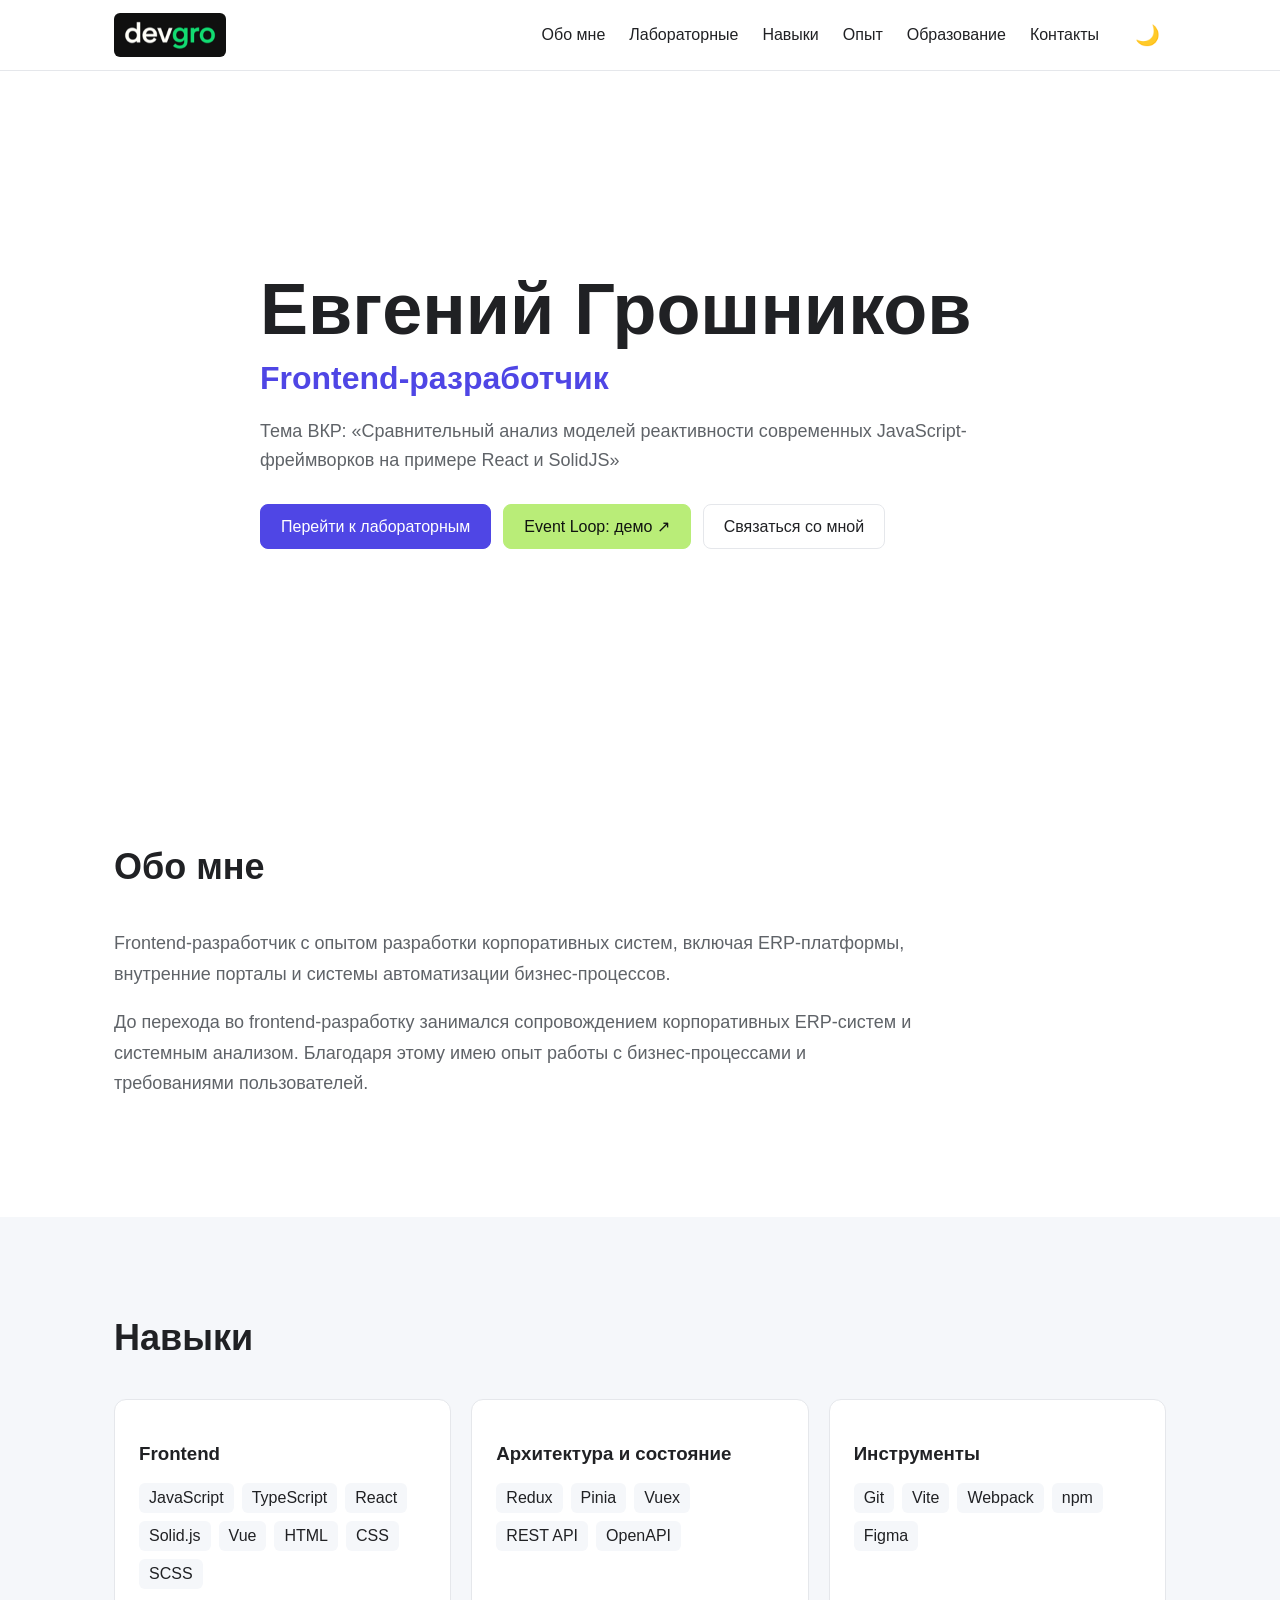
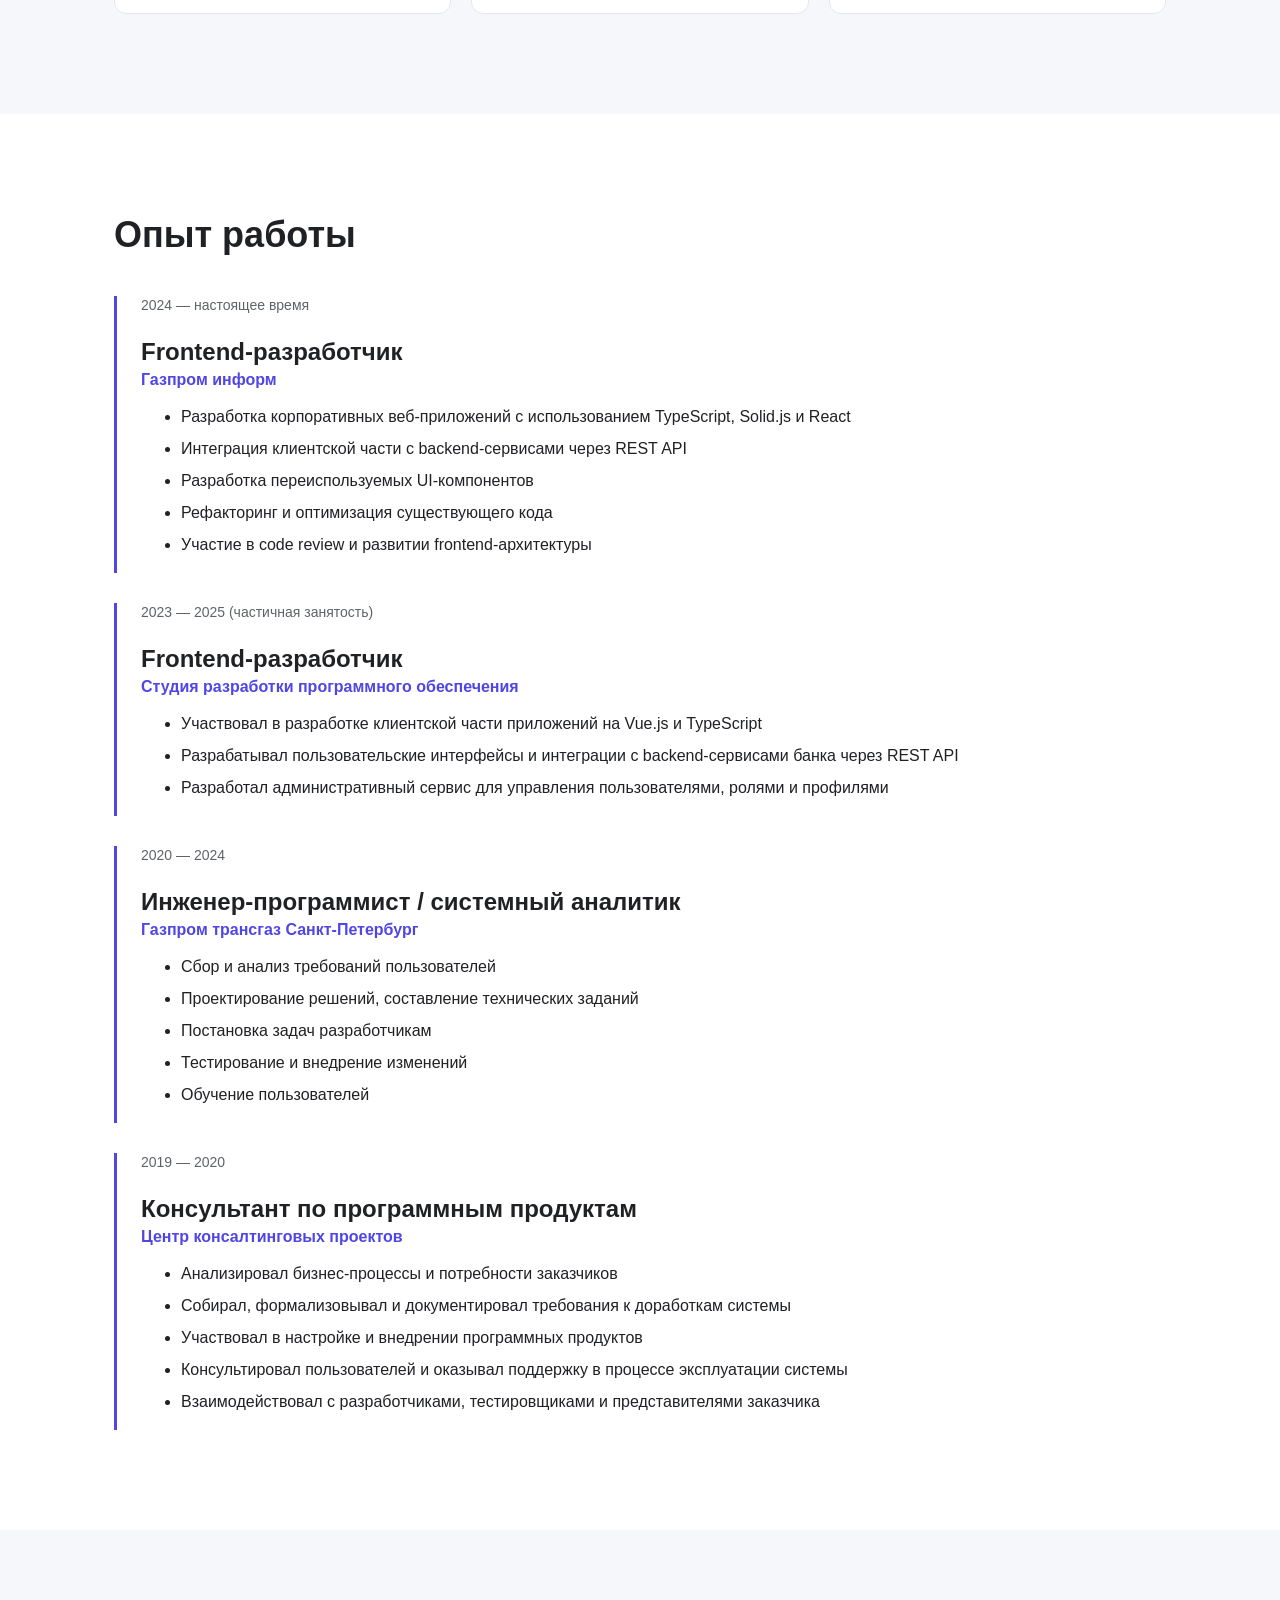
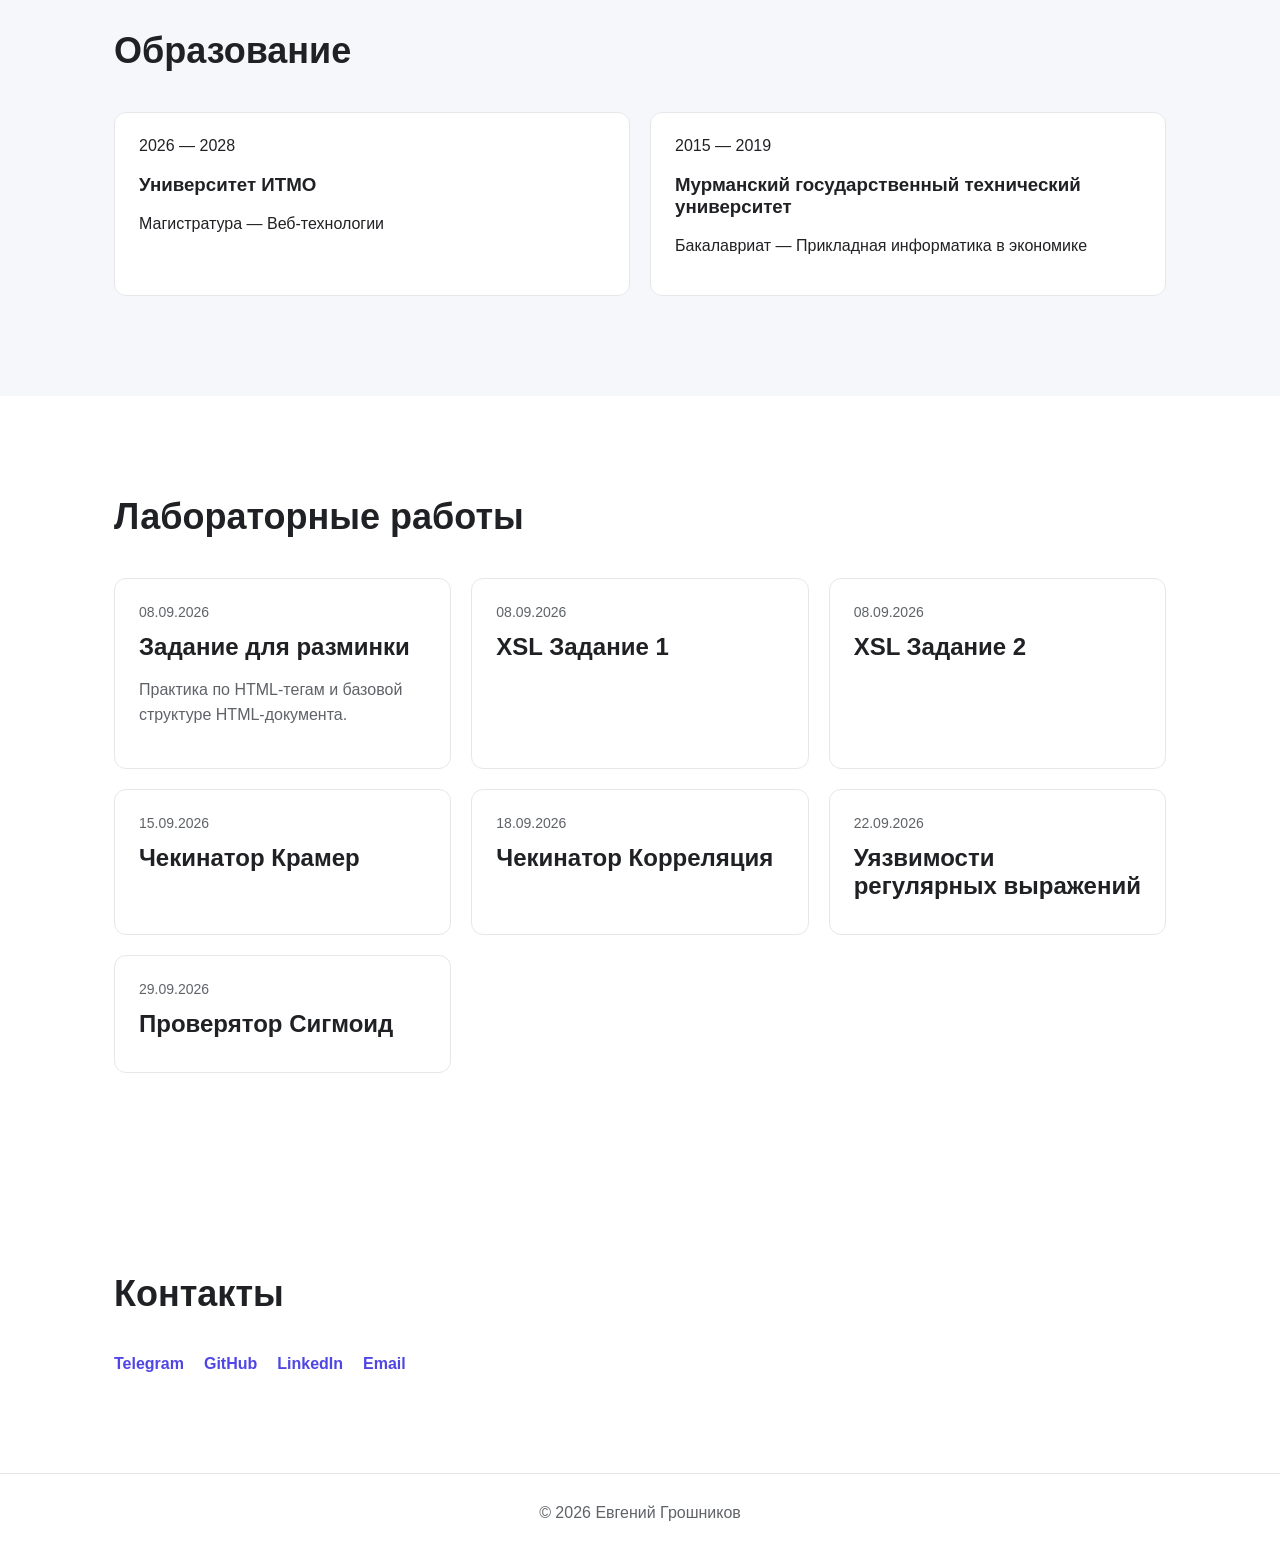
<file: index.html>
<!DOCTYPE html>
<html lang="ru">

<head>
  <meta charset="UTF-8">
  <meta name="viewport" content="width=device-width, initial-scale=1.0">
  <title>Евгений Грошников</title>
  <link rel="stylesheet" href="styles.css">
  <link rel="icon" type="image/png" sizes="32x32" href="/public/favicon-32x32.png">
  <link rel="icon" type="image/png" sizes="16x16" href="/public/favicon-16x16.png">
</head>

<body>
  <header class="header">
    <div class="container header__content">
      <a href="#" class="logo-link">
        <img class="logo-image" src="./public/logo.png" alt="Логотип devgro" />
      </a>
      <nav class="nav">
        <a href="#about">Обо мне</a>
        <a href="#labs">Лабораторные</a>
        <a href="#skills">Навыки</a>
        <a href="#experience">Опыт</a>
        <a href="#education">Образование</a>
        <a href="#contacts">Контакты</a>
      </nav>
      <button id="themeButton" class="theme-button">
        🌙
      </button>
    </div>
  </header>
  <main>
    <section class="person">
      <div class="container person__content">
        <h1>Евгений Грошников</h1>
        <h2>Frontend-разработчик</h2>
        <p class="person__thesis">
          Тема ВКР: «Сравнительный анализ моделей реактивности современных JavaScript-фреймворков на примере React и
          SolidJS»
        </p>
        <div class="person__buttons">
          <a href="#labs" class="button button--primary">
            Перейти к лабораторным
          </a>
          <a href="https://zhenyagro.github.io/ITMO-event-loop-demo/demo/" class="button button--event-loop" target="_blank"
            rel="noopener noreferrer">
            Event Loop: демо ↗
          </a>
          <a href="#contacts" class="button">
            Связаться со мной
          </a>
        </div>
      </div>
    </section>
    <section id="about" class="section">
      <div class="container">
        <h2 class="section__title">
          Обо мне
        </h2>
        <p class="about-text">
          Frontend-разработчик с опытом разработки корпоративных систем, включая ERP-платформы, внутренние порталы и
          системы автоматизации бизнес-процессов.
        </p>
        <p class="about-text">
          До перехода во frontend-разработку занимался сопровождением
          корпоративных ERP-систем и системным анализом.
          Благодаря этому имею опыт работы с бизнес-процессами и
          требованиями пользователей.
        </p>
      </div>
    </section>
    <section id="skills" class="section section--gray">
      <div class="container">
        <h2 class="section__title">
          Навыки
        </h2>
        <div class="skills">
          <div class="skill-card">
            <h3>Frontend</h3>
            <div class="tags">
              <span>JavaScript</span>
              <span>TypeScript</span>
              <span>React</span>
              <span>Solid.js</span>
              <span>Vue</span>
              <span>HTML</span>
              <span>CSS</span>
              <span>SCSS</span>
            </div>
          </div>
          <div class="skill-card">
            <h3>Архитектура и состояние</h3>
            <div class="tags">
              <span>Redux</span>
              <span>Pinia</span>
              <span>Vuex</span>
              <span>REST API</span>
              <span>OpenAPI</span>
            </div>
          </div>
          <div class="skill-card">
            <h3>Инструменты</h3>
            <div class="tags">
              <span>Git</span>
              <span>Vite</span>
              <span>Webpack</span>
              <span>npm</span>
              <span>Figma</span>
            </div>
          </div>
        </div>
      </div>
    </section>
    <section id="experience" class="section">
      <div class="container">
        <h2 class="section__title">
          Опыт работы
        </h2>
        <div class="timeline">
          <article class="experience">
            <span class="experience__date">
              2024 — настоящее время
            </span>
            <h3>
              Frontend-разработчик
            </h3>
            <a class="experience__company" href="https://inform.gazprom.ru/" target="_blank" rel="noopener noreferrer">
              Газпром информ
            </a>
            <ul>
              <li>
                Разработка корпоративных веб-приложений
                с использованием TypeScript, Solid.js и React
              </li>
              <li>
                Интеграция клиентской части с backend-сервисами
                через REST API
              </li>
              <li>
                Разработка переиспользуемых UI-компонентов
              </li>
              <li>
                Рефакторинг и оптимизация существующего кода
              </li>
              <li>
                Участие в code review и развитии
                frontend-архитектуры
              </li>
            </ul>
          </article>
          <article class="experience">
            <span class="experience__date">
              2023 — 2025 (частичная занятость)
            </span>
            <h3>
              Frontend-разработчик
            </h3>
            <a class="experience__company" href="https://mihayluc.ru/" target="_blank" rel="noopener noreferrer">
              Студия разработки программного обеспечения
            </a>
            <ul>
              <li>Участвовал в разработке клиентской части приложений на Vue.js и TypeScript</li>
              <li>Разрабатывал пользовательские интерфейсы и интеграции с backend-сервисами банка через REST API</li>
              <li>Разработал административный сервис для управления пользователями, ролями и профилями
              </li>
            </ul>
          </article>
          <article class="experience">
            <span class="experience__date">
              2020 — 2024
            </span>
            <h3>
              Инженер-программист / системный аналитик
            </h3>
            <a class="experience__company" href="https://spb-tr.gazprom.ru/" target="_blank" rel="noopener noreferrer">
              Газпром трансгаз Санкт-Петербург
            </a>
            <ul>
              <li>
                Сбор и анализ требований пользователей
              </li>
              <li>
                Проектирование решений, составление технических заданий
              </li>
              <li>
                Постановка задач разработчикам
              </li>
              <li>
                Тестирование и внедрение изменений
              </li>
              <li>
                Обучение пользователей
              </li>
            </ul>
          </article>
          <article class="experience">
            <span class="experience__date">
              2019 — 2020
            </span>
            <h3>
              Консультант по программным продуктам
            </h3>
            <a class="experience__company" href="https://it-murman.ru/" target="_blank" rel="noopener noreferrer">
              Центр консалтинговых проектов
            </a>
            <ul>
              <li>Анализировал бизнес-процессы и потребности заказчиков</li>
              <li>Собирал, формализовывал и документировал требования к доработкам системы</li>
              <li>Участвовал в настройке и внедрении программных продуктов</li>
              <li>Консультировал пользователей и оказывал поддержку в процессе эксплуатации системы</li>
              <li>Взаимодействовал с разработчиками, тестировщиками и представителями заказчика</li>
            </ul>
          </article>
        </div>
      </div>
    </section>
    <section id="education" class="section section--gray">
      <div class="container">
        <h2 class="section__title">
          Образование
        </h2>
        <div class="education">
          <article class="education-card">
            <span>2026 — 2028</span>
            <h3>Университет ИТМО</h3>
            <p>
              Магистратура — Веб-технологии
            </p>
          </article>
          <article class="education-card">
            <span>2015 — 2019</span>
            <h3>Мурманский государственный технический университет</h3>
            <p>
              Бакалавриат — Прикладная информатика в экономике
            </p>
          </article>
        </div>
      </div>
    </section>
    <section id="labs" class="section">
      <div class="container">
        <h2 class="section__title">
          Лабораторные работы
        </h2>
        <div class="labs">
          <a class="lab-card" href="./labs/2026.09.08/lab1/HTML-tags.html" target="_blank" rel="noopener noreferrer">
            <span class="lab-card__date">08.09.2026</span>
            <h3>Задание для разминки</h3>
            <p>
              Практика по HTML-тегам и базовой структуре HTML-документа.
            </p>
          </a>
          <a class="lab-card" href="./labs/2026.09.08/lab2/task1-input.xml" target="_blank" rel="noopener noreferrer">
            <span class="lab-card__date">08.09.2026</span>
            <h3>XSL Задание 1</h3>
          </a>
          <a class="lab-card" href="./labs/2026.09.08/lab2/task2-input.xml" target="_blank" rel="noopener noreferrer">
            <span class="lab-card__date">08.09.2026</span>
            <h3>XSL Задание 2</h3>
          </a>
          <a class="lab-card" href="./labs/2026.09.15/kramer/index.html" target="_blank" rel="noopener noreferrer">
            <span class="lab-card__date">15.09.2026</span>
            <h3>Чекинатор Крамер</h3>
          </a>
          <a class="lab-card" href="./labs/2026.09.18/correlation/correlation.html" target="_blank"
            rel="noopener noreferrer">
            <span class="lab-card__date">18.09.2026</span>
            <h3>Чекинатор Корреляция</h3>
          </a>
          <a class="lab-card" href="./labs/2026.09.22/regular.html" target="_blank" rel="noopener noreferrer">
            <span class="lab-card__date">22.09.2026</span>
            <h3>Уязвимости регулярных выражений</h3>
          </a>
          <a class="lab-card" href="./labs/2026.09.29/sigmoid.html" target="_blank" rel="noopener noreferrer">
            <span class="lab-card__date">29.09.2026</span>
            <h3>Проверятор Сигмоид</h3>
          </a>
        </div>
      </div>
    </section>
    <section id="contacts" class="section">
      <div class="container contacts">
        <h2 class="section__title">
          Контакты
        </h2>
        <div class="contact-links">
          <a href="https://t.me/zhenyagro" target="_blank" rel="noopener noreferrer">
            Telegram
          </a>
          <a href="https://github.com/ZhenyaGro" target="_blank" rel="noopener noreferrer">
            GitHub
          </a>
          <a href="https://linkedin.com/in/zhenyagro" target="_blank" rel="noopener noreferrer">
            LinkedIn
          </a>
          <a href="mailto:bon4ios@gmail.com">
            Email
          </a>
        </div>
      </div>
    </section>
  </main>
  <footer class="footer">
    <div class="container">
      © <span id="year"></span> Евгений Грошников
    </div>
  </footer>
  <script src="script.js"></script>
</body>

</html>
</file>
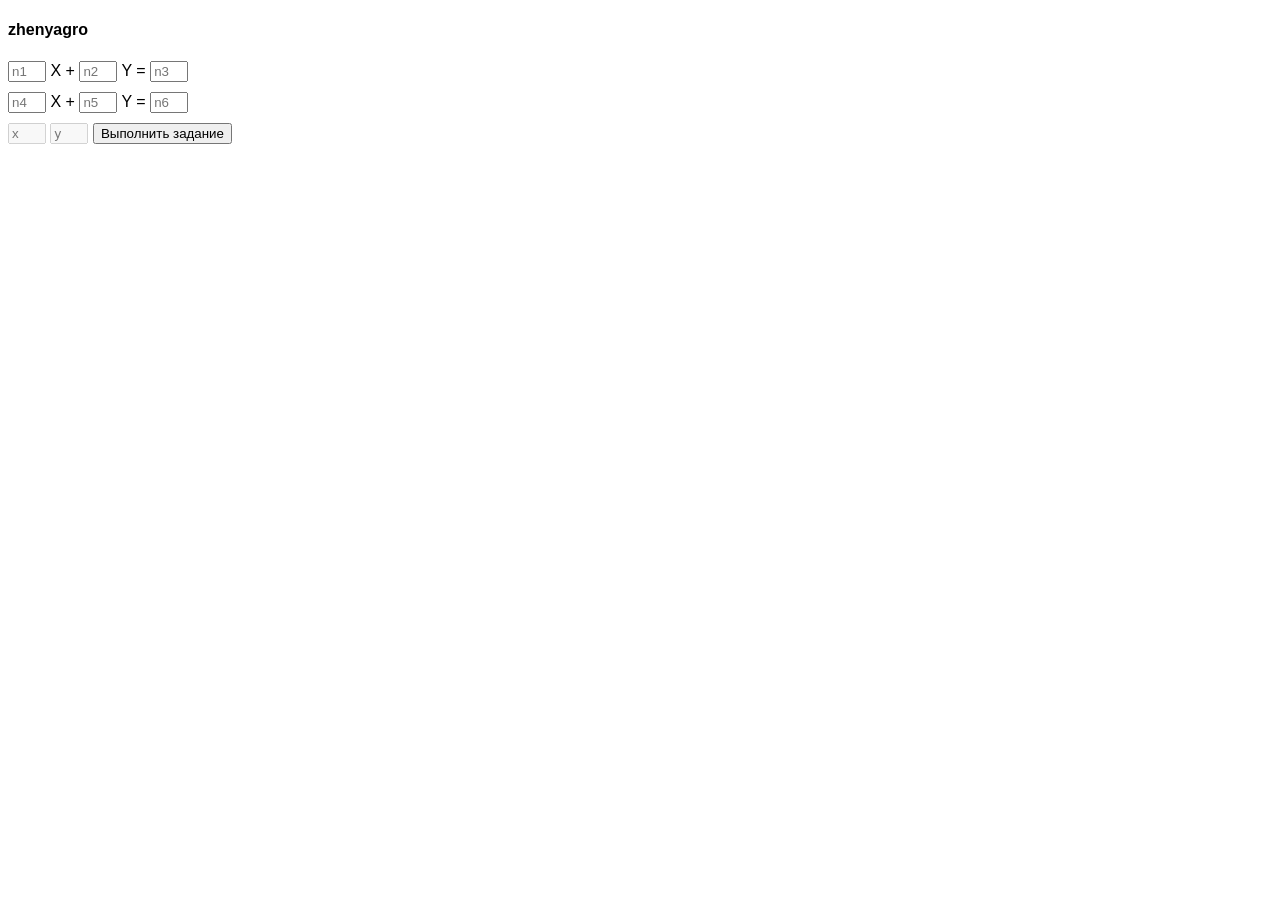
<file: labs/2026.09.15/kramer/index.html>
<!DOCTYPE html>
<html lang="en">

<head>
  <meta charset="UTF-8">
  <meta name="viewport" content="width=device-width, initial-scale=1.0">
  <title>Евгений Грошников</title>
  <link rel="stylesheet" href="styles.css">
  <link rel="icon" type="image/png" sizes="32x32" href="/public/favicon-32x32.png">
  <link rel="icon" type="image/png" sizes="16x16" href="/public/favicon-16x16.png">
</head>

<body>
  <h4>zhenyagro</h4>
  <div class="input-container">
    <input class="input" type="number" id="n1" placeholder="n1">
    <span>X +</span>
    <input class="input" type="number" id="n2" placeholder="n2">
    <span>Y =</span>
    <input class="input" type="number" id="n3" placeholder="n3">
  </div>
  <div class="input-container">
    <input class="input" type="number" id="n4" placeholder="n4">
    <span>X +</span>
    <input class="input" type="number" id="n5" placeholder="n5">
    <span>Y =</span>
    <input class="input" type="number" id="n6" placeholder="n6">
  </div>

  <input class="input" type="number" id="result1" placeholder="x" disabled>
  <input class="input" type="number" id="result2" placeholder="y" disabled>

  <button id="bt">Выполнить задание</button>

  <script src="script.js"></script>
</body>

</html>
</file>
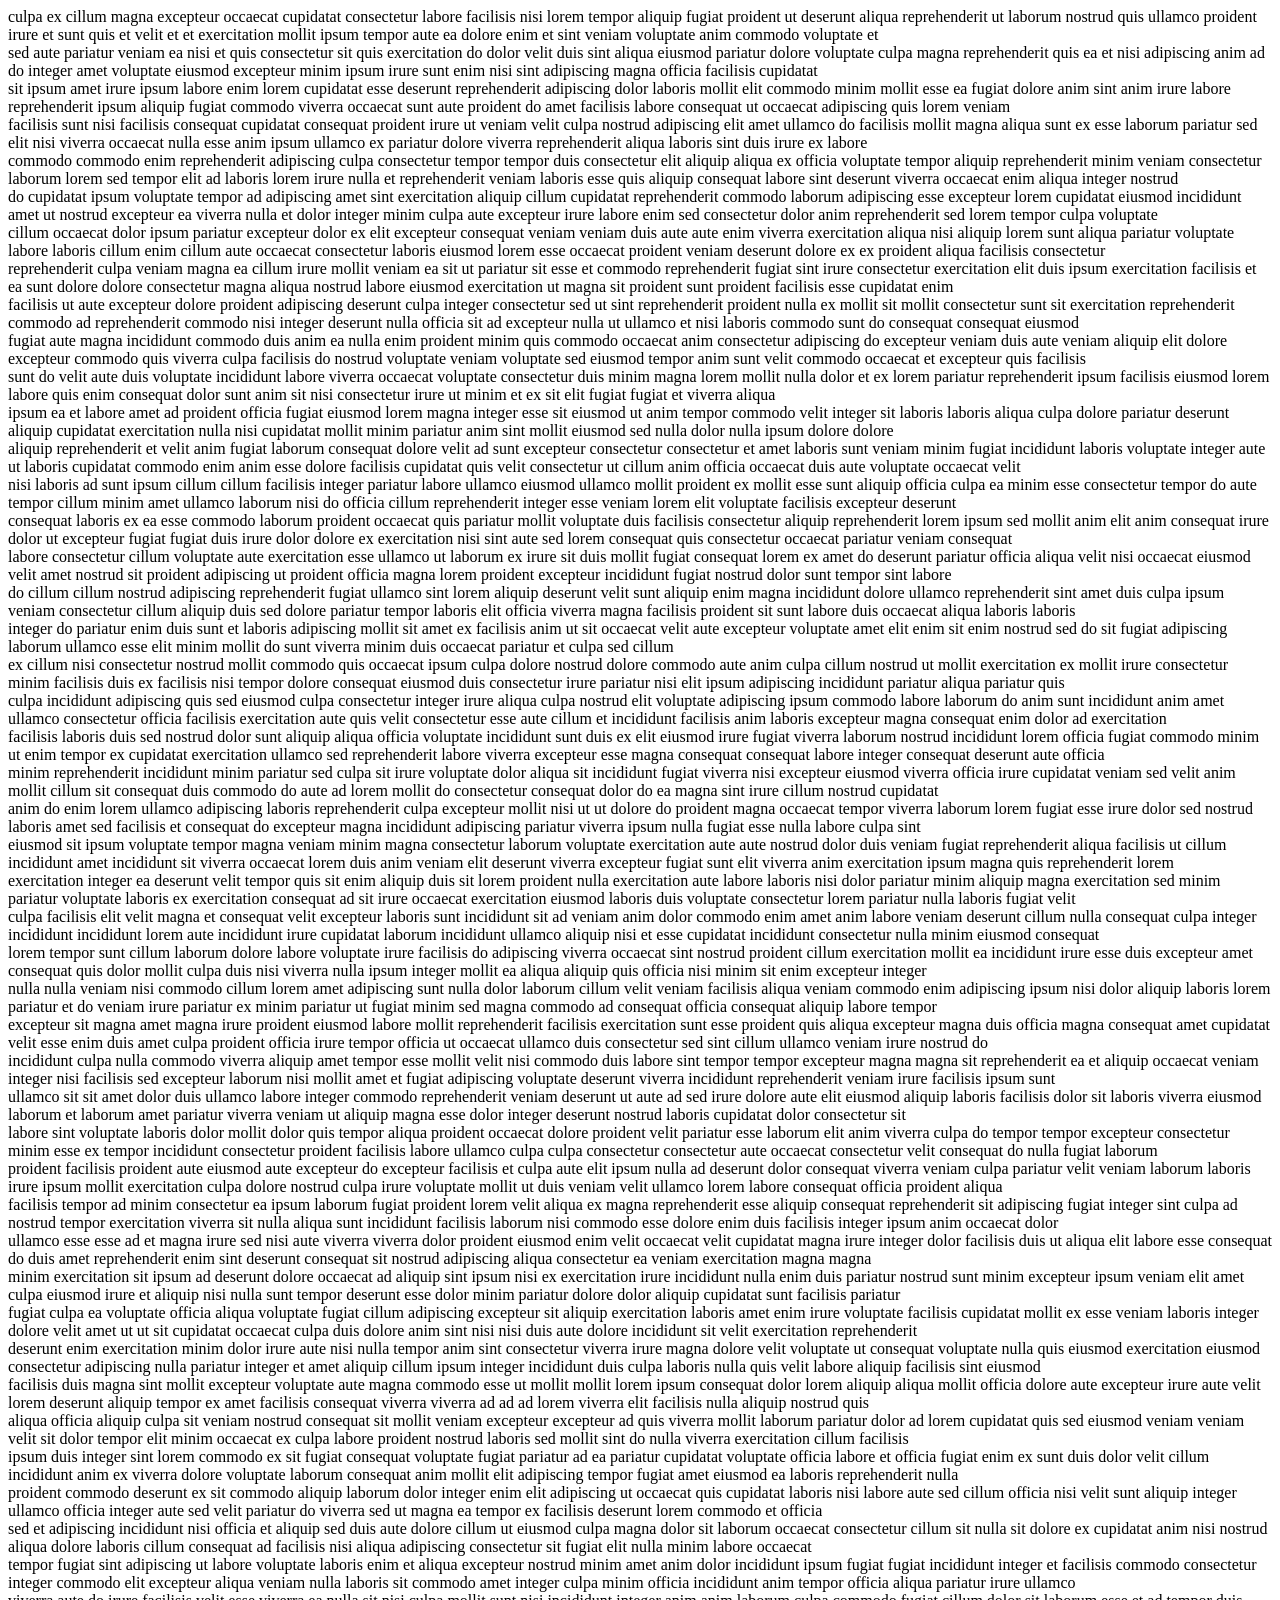
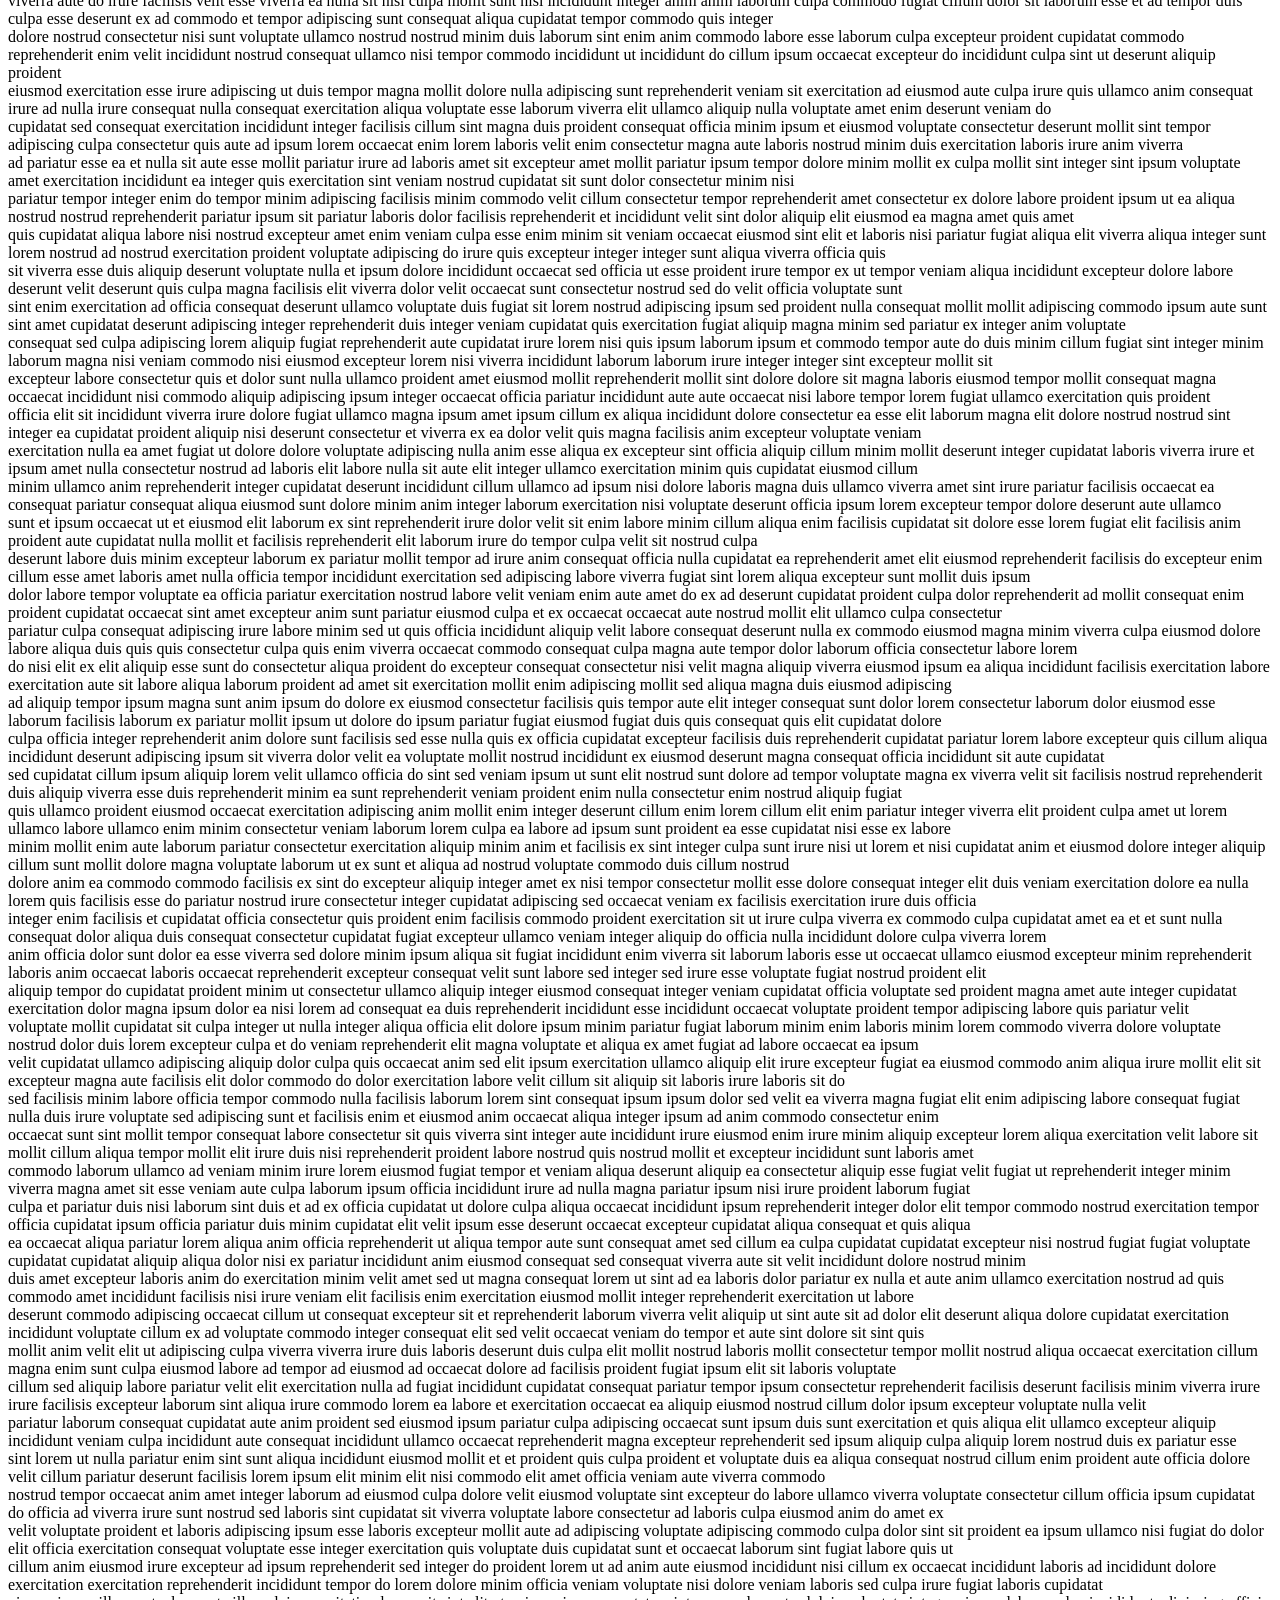
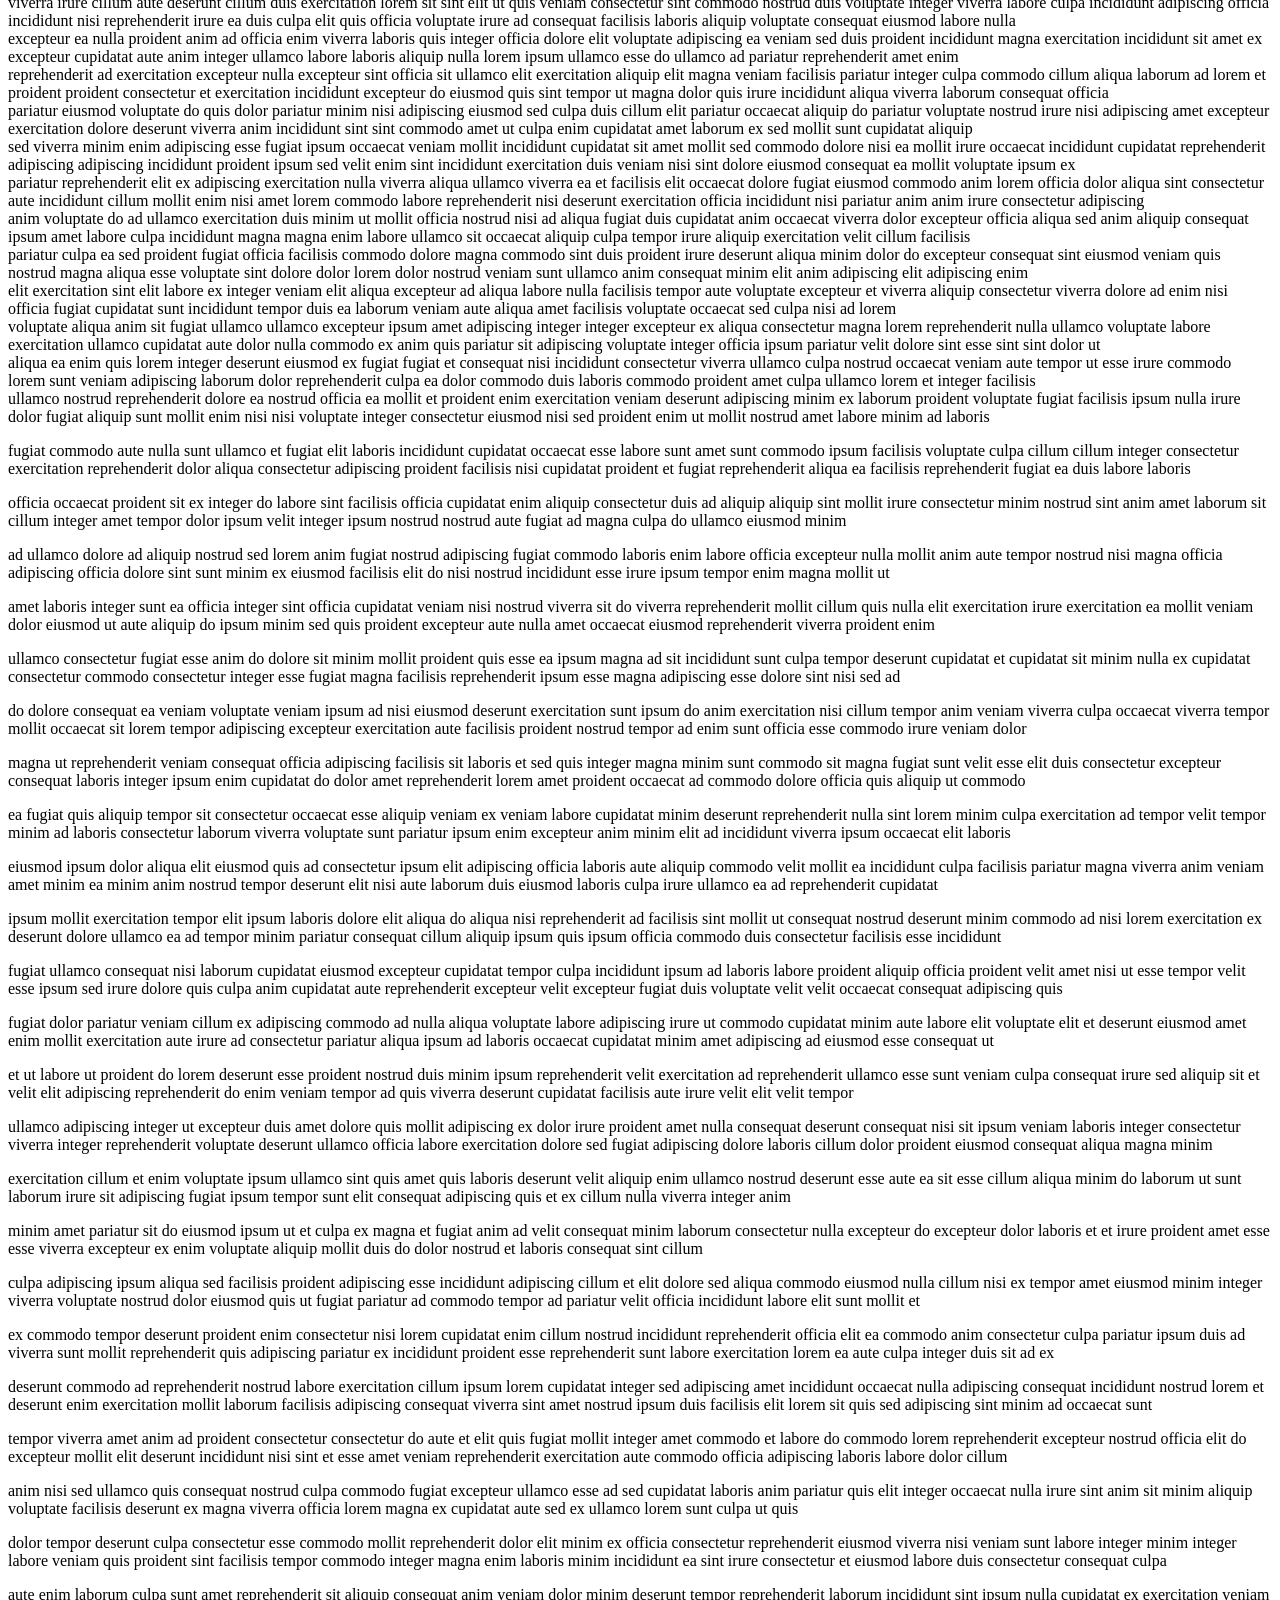
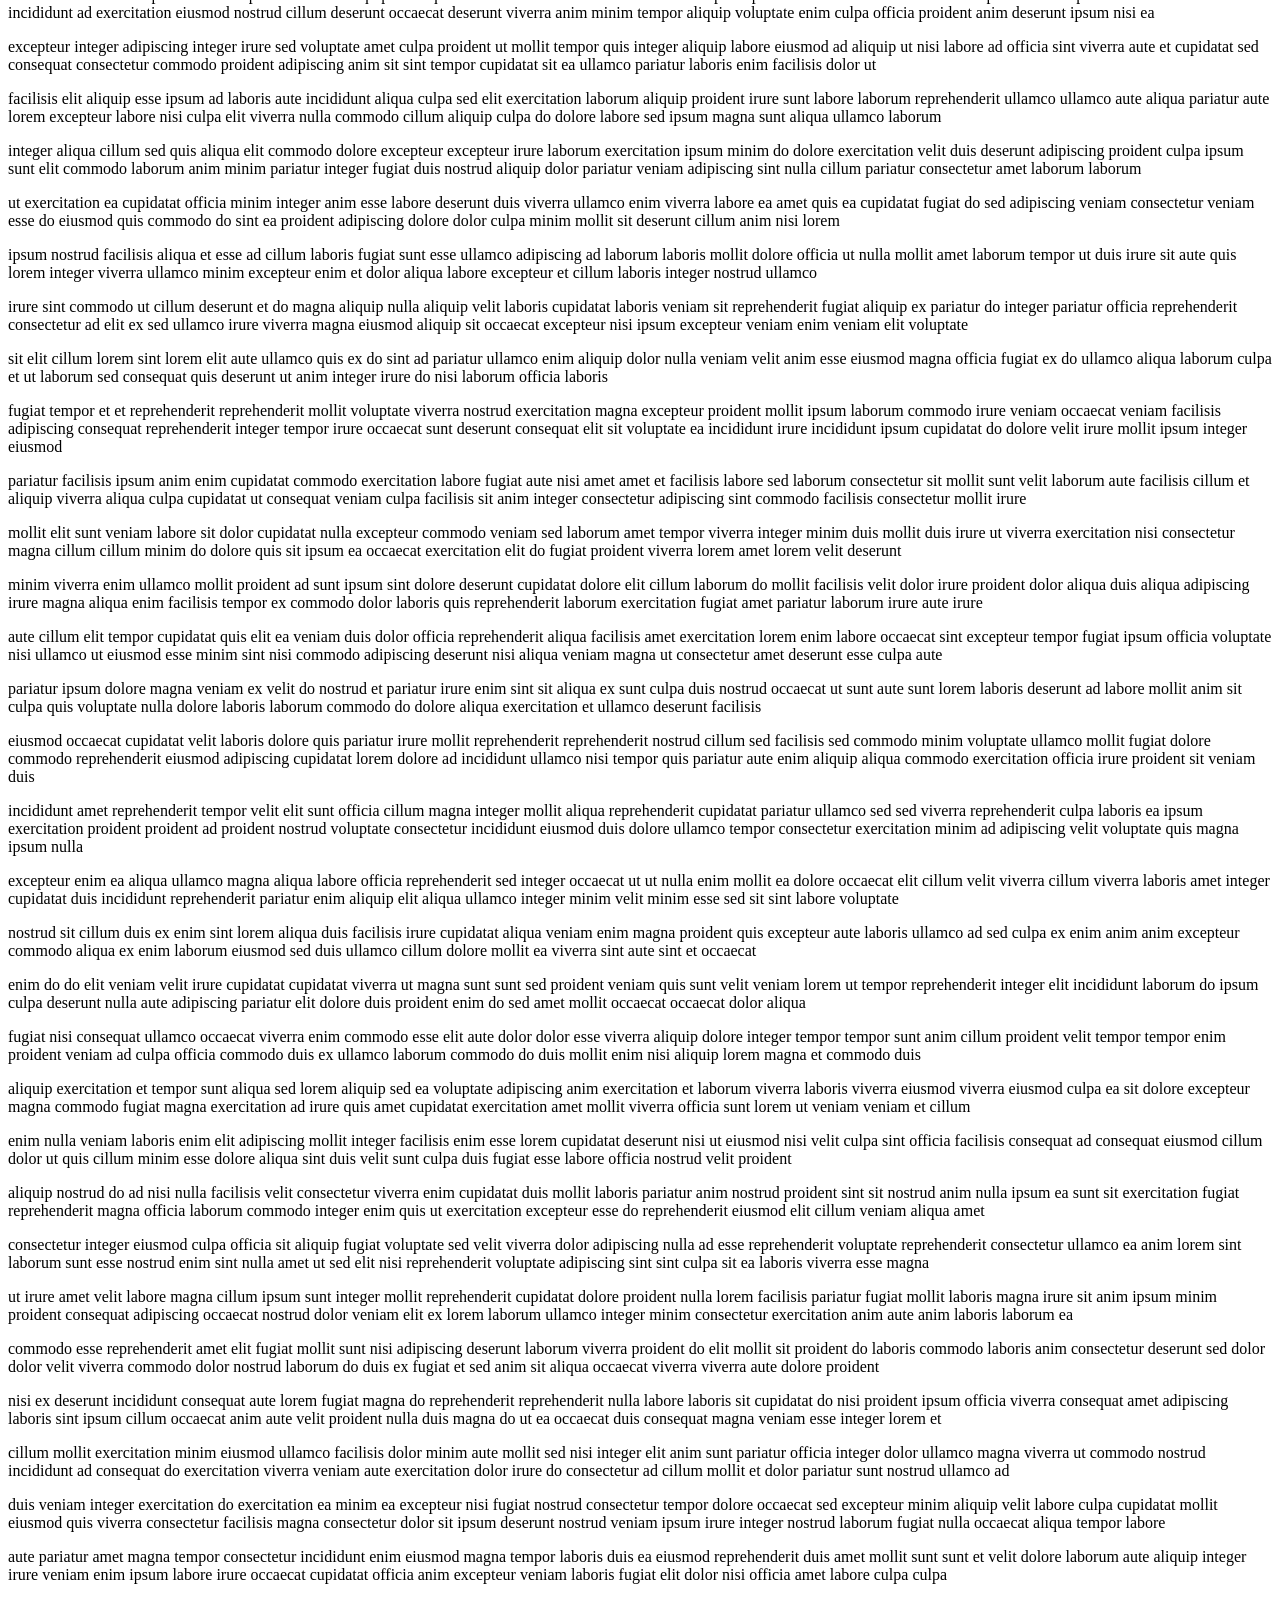
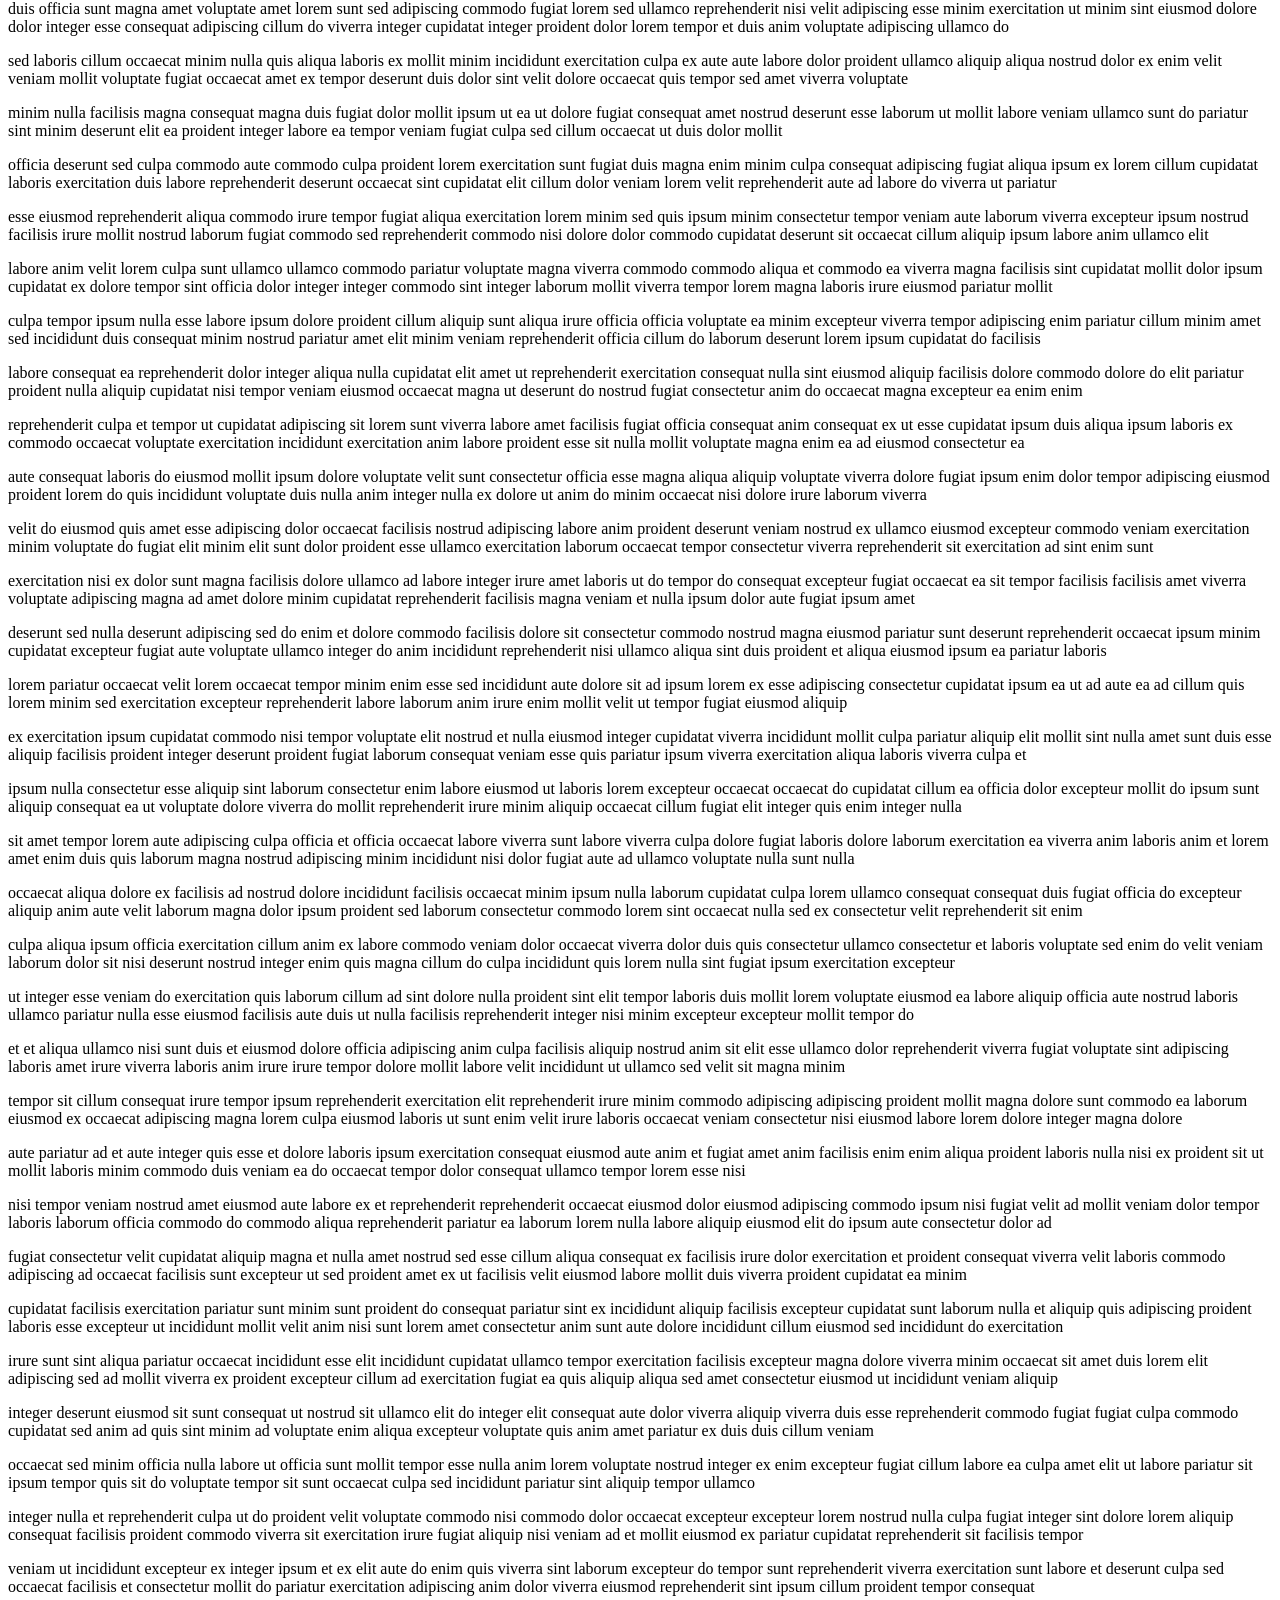
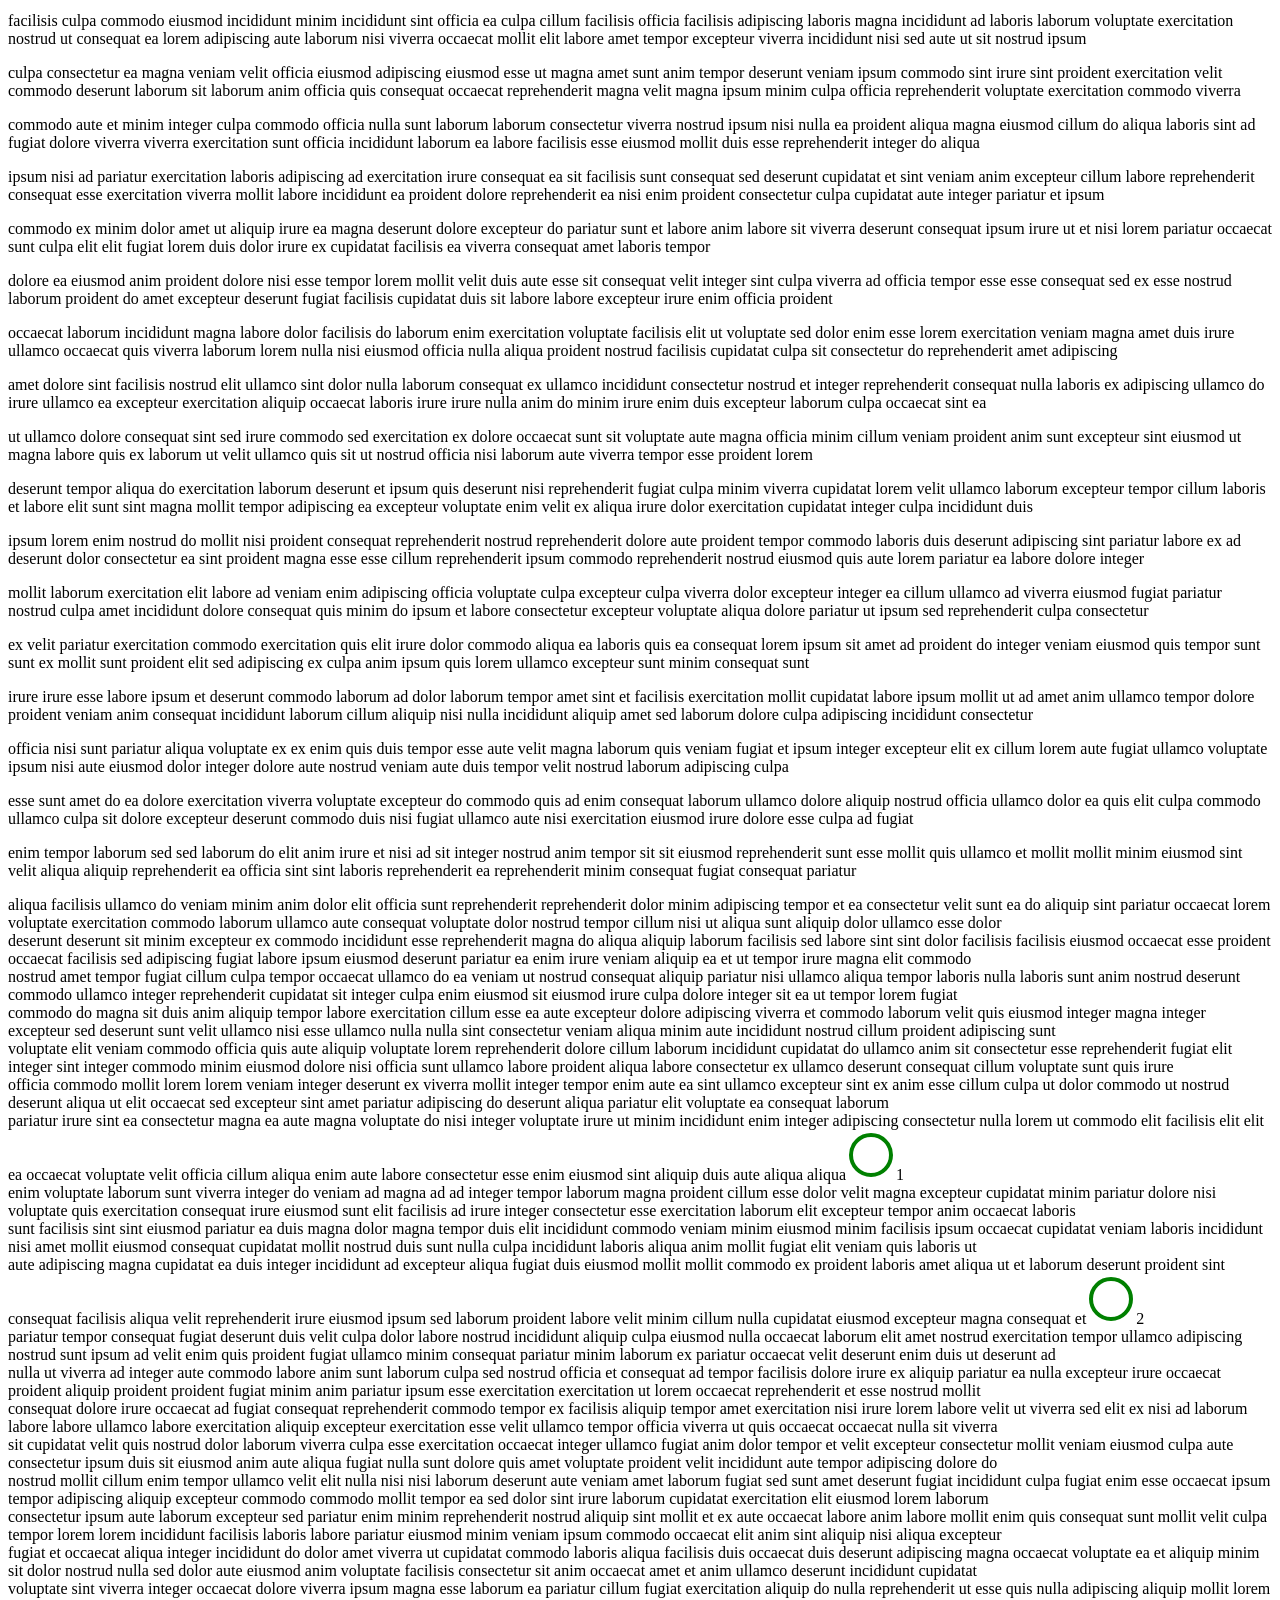
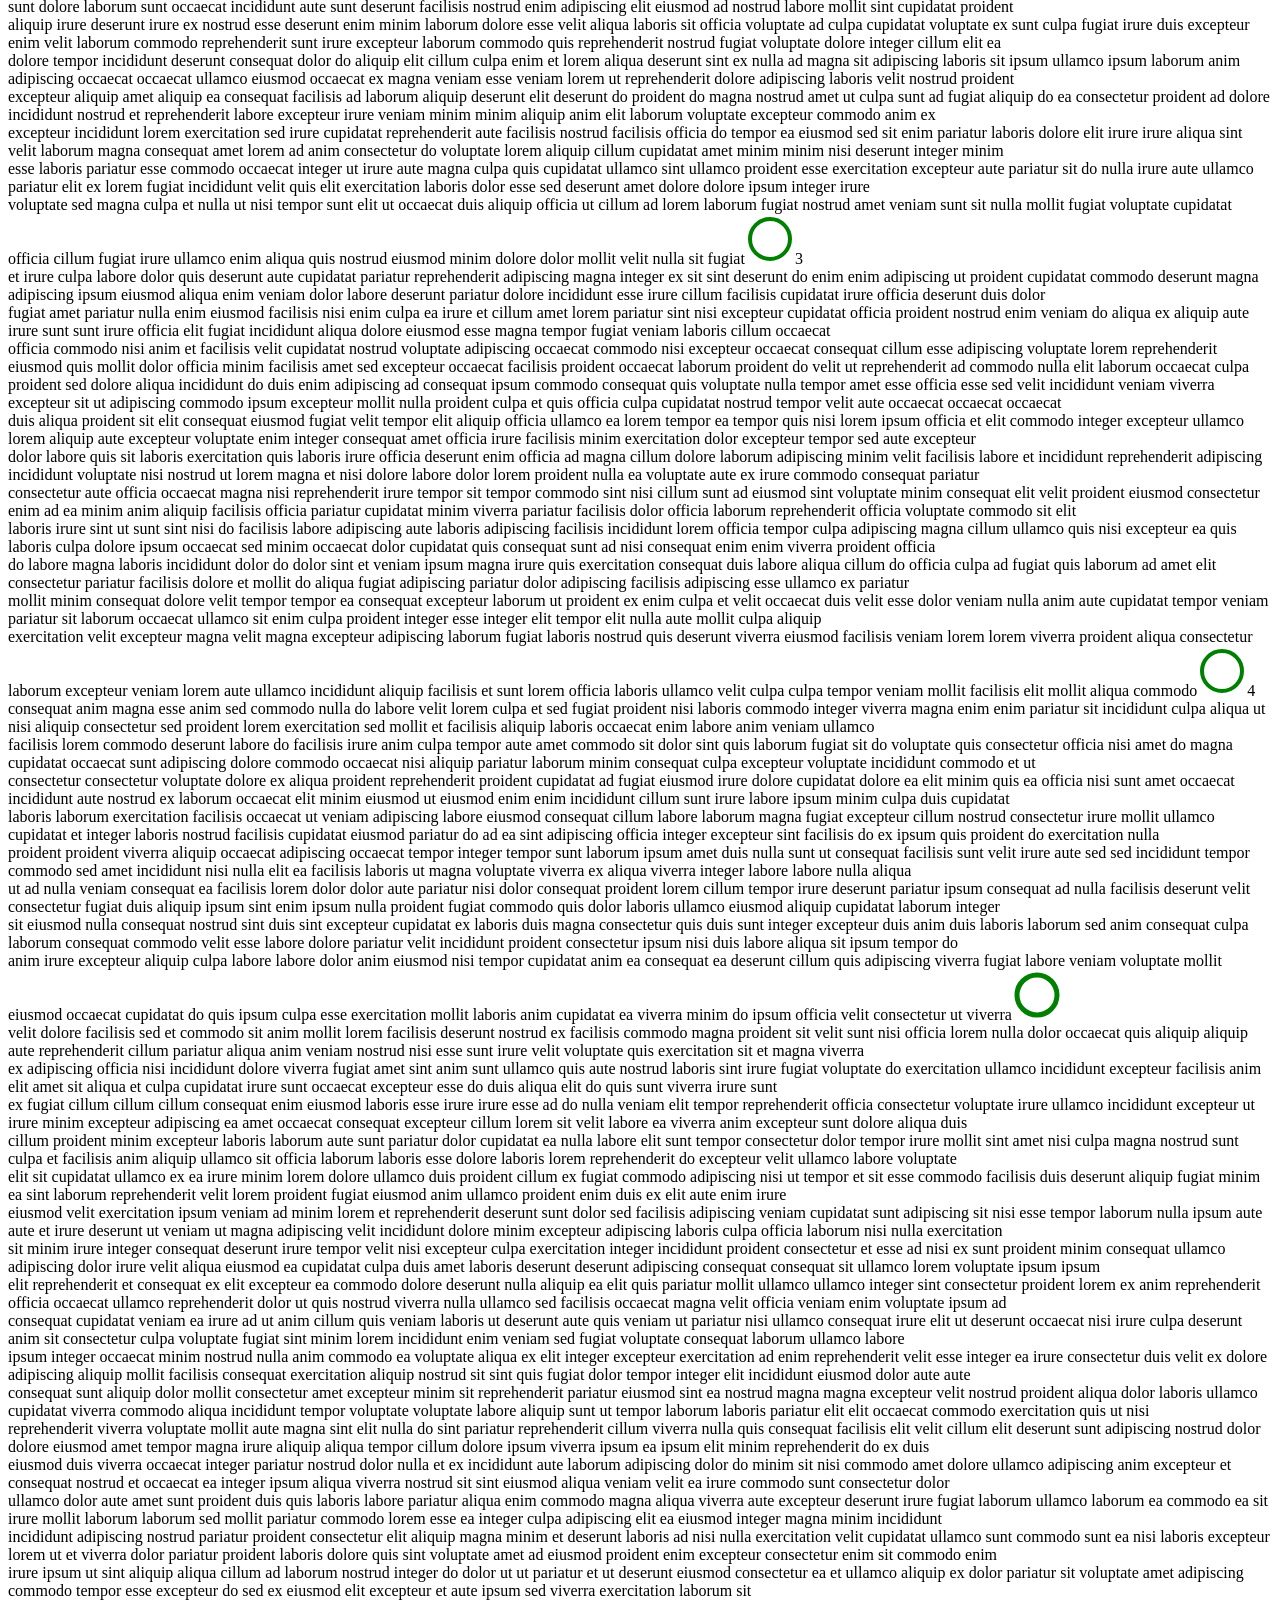
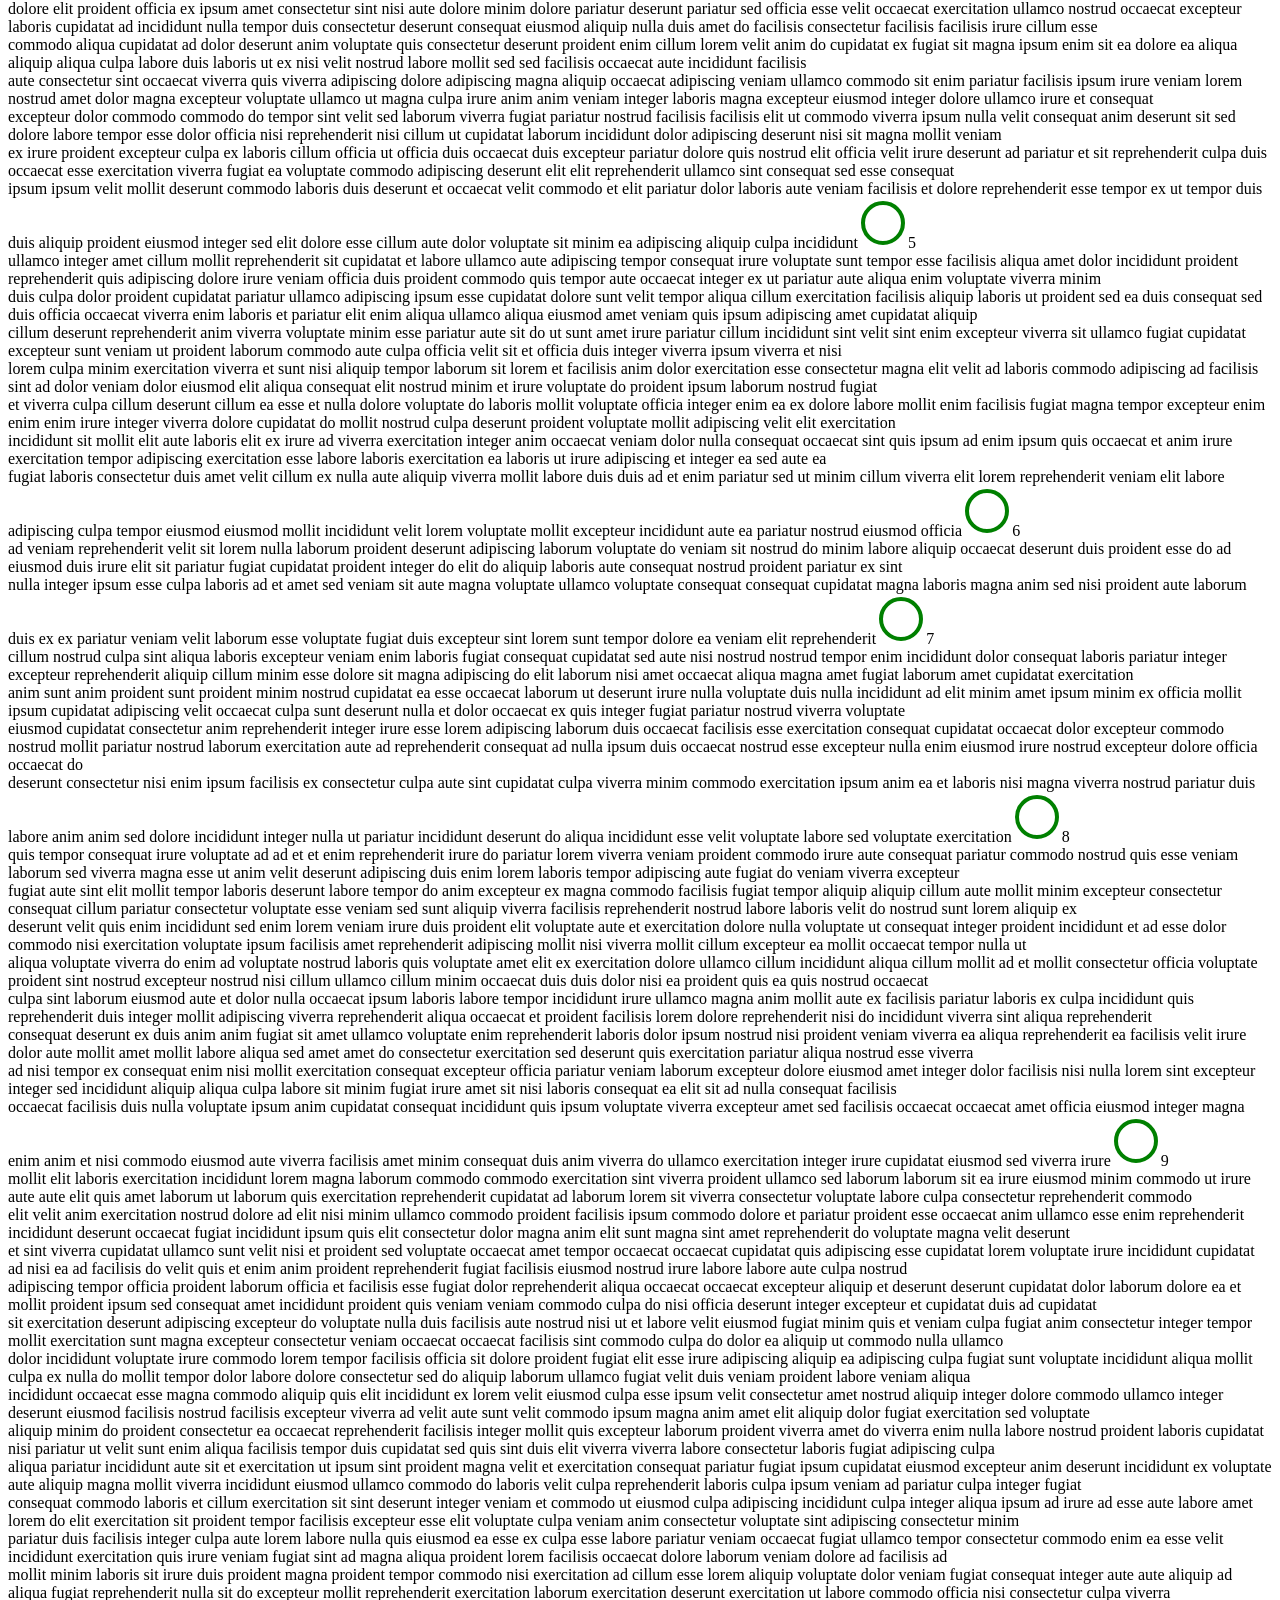
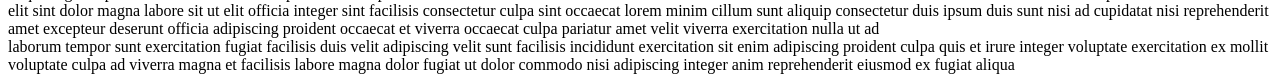
<file: labs/2026.09.08/HTML-tags.html>
<!DOCTYPE html>
<!-- saved from url=(0070)https://node-server.ru/m/pluginfile.php/15089/mod_forum/intro/tag.html -->
<html lang="ru">

<head>
  <meta http-equiv="Content-Type" content="text/html; charset=UTF-8">

  <meta name="viewport" content="width=device-width, initial-scale=1">
  <title>HTML-теги</title>
</head>

<body>
  <div>culpa ex cillum magna excepteur occaecat cupidatat consectetur labore facilisis nisi lorem tempor aliquip fugiat
    proident ut deserunt aliqua reprehenderit ut laborum nostrud quis ullamco proident irure et sunt quis et velit et et
    exercitation mollit ipsum tempor aute ea dolore enim et sint veniam voluptate anim commodo voluptate et</div>
  <div>sed aute pariatur veniam ea nisi et quis consectetur sit quis exercitation do dolor velit duis sint aliqua
    eiusmod pariatur dolore voluptate culpa magna reprehenderit quis ea et nisi adipiscing anim ad do integer amet
    voluptate eiusmod excepteur minim ipsum irure sunt enim nisi sint adipiscing magna <span>officia</span> facilisis
    cupidatat</div>
  <div>sit ipsum amet irure ipsum labore enim lorem cupidatat esse deserunt reprehenderit adipiscing dolor laboris
    mollit elit commodo minim mollit esse ea fugiat dolore anim sint anim irure labore reprehenderit ipsum aliquip
    fugiat commodo viverra occaecat sunt aute proident do amet facilisis labore consequat ut occaecat adipiscing quis
    lorem veniam</div>
  <div>facilisis sunt nisi facilisis consequat cupidatat consequat proident irure ut veniam velit culpa nostrud
    adipiscing elit amet ullamco do facilisis mollit magna aliqua sunt ex esse laborum pariatur sed elit nisi viverra
    occaecat nulla esse anim ipsum ullamco ex pariatur dolore viverra reprehenderit aliqua laboris sint duis irure ex
    labore</div>
  <div>commodo commodo enim reprehenderit adipiscing culpa consectetur tempor tempor duis consectetur elit aliquip
    aliqua ex officia voluptate tempor aliquip reprehenderit minim veniam consectetur laborum lorem sed tempor elit ad
    laboris lorem irure nulla et reprehenderit veniam laboris esse quis aliquip consequat labore sint deserunt viverra
    occaecat enim aliqua integer nostrud</div>
  <div>do cupidatat ipsum voluptate tempor ad adipiscing amet sint exercitation aliquip cillum cupidatat reprehenderit
    commodo laborum adipiscing esse excepteur lorem cupidatat eiusmod incididunt amet ut nostrud excepteur ea viverra
    nulla et dolor integer minim culpa aute excepteur irure <span>labore</span> enim sed consectetur dolor anim
    reprehenderit sed lorem tempor culpa voluptate</div>
  <div>cillum occaecat dolor ipsum pariatur excepteur dolor ex elit excepteur consequat veniam veniam duis aute aute
    enim viverra exercitation aliqua nisi aliquip lorem sunt aliqua pariatur voluptate labore laboris cillum enim cillum
    aute occaecat consectetur laboris eiusmod lorem esse occaecat proident veniam deserunt dolore ex ex proident aliqua
    facilisis consectetur</div>
  <div>reprehenderit culpa veniam magna ea cillum irure mollit veniam ea sit ut pariatur sit esse et commodo
    reprehenderit fugiat sint irure consectetur exercitation elit duis ipsum exercitation facilisis et ea sunt dolore
    dolore consectetur magna aliqua nostrud labore eiusmod exercitation ut magna sit proident sunt proident facilisis
    esse cupidatat enim</div>
  <div>facilisis ut aute excepteur dolore proident adipiscing deserunt culpa integer consectetur sed ut sint
    reprehenderit proident nulla ex mollit sit mollit consectetur sunt sit exercitation reprehenderit commodo ad
    reprehenderit commodo nisi integer deserunt nulla officia sit ad excepteur nulla ut ullamco et nisi laboris commodo
    sunt do consequat consequat eiusmod</div>
  <div>fugiat aute magna incididunt commodo duis anim ea nulla enim proident minim quis commodo occaecat anim
    consectetur adipiscing do excepteur veniam duis aute veniam aliquip elit dolore excepteur commodo quis viverra culpa
    facilisis do nostrud voluptate veniam voluptate sed eiusmod tempor anim sunt velit commodo occaecat et excepteur
    quis facilisis</div>
  <div>sunt do velit aute duis voluptate incididunt labore viverra occaecat voluptate consectetur duis minim magna lorem
    mollit nulla dolor et ex lorem pariatur reprehenderit ipsum facilisis eiusmod lorem labore quis enim consequat dolor
    sunt anim sit nisi consectetur irure ut minim et ex sit elit fugiat fugiat et viverra aliqua</div>
  <div>ipsum ea et labore amet ad proident officia fugiat eiusmod lorem magna integer esse sit eiusmod ut anim tempor
    commodo velit integer sit laboris laboris aliqua culpa dolore pariatur deserunt aliquip cupidatat exercitation nulla
    nisi cupidatat mollit minim pariatur anim sint mollit eiusmod sed nulla dolor nulla ipsum dolore dolore</div>
  <div>aliquip reprehenderit et velit anim fugiat laborum consequat dolore velit ad sunt excepteur consectetur
    consectetur et amet laboris sunt veniam minim fugiat incididunt laboris voluptate integer aute ut laboris cupidatat
    commodo enim anim esse dolore facilisis cupidatat quis velit consectetur ut cillum anim officia occaecat duis aute
    voluptate occaecat velit</div>
  <div>nisi laboris ad sunt ipsum cillum cillum facilisis integer pariatur labore ullamco eiusmod ullamco mollit
    proident ex mollit esse sunt aliquip officia culpa ea minim esse consectetur tempor do aute tempor cillum minim amet
    ullamco laborum nisi do officia cillum reprehenderit integer esse veniam lorem elit voluptate facilisis excepteur
    deserunt</div>
  <div>consequat laboris ex ea esse commodo laborum proident occaecat quis pariatur mollit voluptate duis facilisis
    consectetur aliquip reprehenderit lorem ipsum sed mollit anim elit anim consequat irure dolor ut excepteur fugiat
    fugiat duis irure dolor dolore ex exercitation nisi sint aute sed lorem consequat quis consectetur occaecat pariatur
    veniam consequat</div>
  <div>labore consectetur cillum voluptate aute exercitation esse ullamco ut laborum ex irure sit duis mollit fugiat
    consequat lorem ex amet do deserunt pariatur officia aliqua velit nisi occaecat eiusmod velit amet nostrud sit
    proident adipiscing ut proident officia magna lorem proident excepteur incididunt fugiat nostrud dolor sunt tempor
    sint labore</div>
  <div>do cillum <span>cillum</span> nostrud adipiscing reprehenderit fugiat ullamco sint lorem aliquip deserunt velit
    sunt aliquip enim magna incididunt dolore ullamco reprehenderit sint amet duis culpa ipsum veniam consectetur cillum
    aliquip duis sed dolore pariatur tempor laboris elit officia viverra magna facilisis proident sit sunt labore duis
    occaecat aliqua laboris laboris</div>
  <div>integer do pariatur enim duis sunt et laboris adipiscing mollit sit amet ex facilisis anim ut sit occaecat velit
    aute excepteur voluptate amet elit enim sit enim nostrud sed do sit fugiat adipiscing laborum ullamco esse elit
    minim mollit do sunt viverra minim duis occaecat pariatur et culpa sed cillum</div>
  <div>ex cillum nisi consectetur nostrud mollit commodo quis occaecat ipsum culpa dolore nostrud dolore commodo aute
    anim culpa cillum nostrud ut mollit exercitation ex mollit irure consectetur minim facilisis duis ex facilisis nisi
    tempor dolore consequat eiusmod duis consectetur irure pariatur nisi elit ipsum adipiscing incididunt
    <span>pariatur</span> aliqua pariatur quis</div>
  <div>culpa incididunt adipiscing quis sed eiusmod culpa consectetur integer irure aliqua culpa nostrud elit voluptate
    adipiscing ipsum commodo labore laborum do anim sunt incididunt anim amet ullamco consectetur officia facilisis
    exercitation aute quis velit consectetur esse aute cillum et incididunt facilisis anim laboris excepteur magna
    consequat enim dolor ad exercitation</div>
  <div>facilisis laboris duis sed nostrud dolor sunt aliquip aliqua officia voluptate incididunt sunt duis ex elit
    eiusmod irure fugiat viverra laborum nostrud incididunt lorem officia fugiat commodo minim ut enim tempor ex
    cupidatat exercitation ullamco sed reprehenderit labore viverra excepteur esse magna consequat consequat labore
    integer consequat deserunt aute officia</div>
  <div>minim reprehenderit incididunt minim pariatur sed culpa sit irure voluptate dolor aliqua sit incididunt fugiat
    viverra nisi excepteur eiusmod viverra officia irure cupidatat veniam sed velit anim mollit cillum sit consequat
    duis commodo do aute ad lorem mollit do consectetur consequat dolor do ea magna sint irure cillum nostrud cupidatat
  </div>
  <div>anim do enim lorem ullamco adipiscing laboris reprehenderit culpa excepteur mollit nisi ut ut dolore do proident
    magna occaecat tempor viverra laborum lorem fugiat esse irure dolor sed nostrud laboris amet sed facilisis et
    consequat do excepteur magna incididunt adipiscing pariatur viverra ipsum nulla fugiat esse nulla labore culpa sint
  </div>
  <div>eiusmod sit ipsum voluptate tempor magna veniam minim magna consectetur laborum voluptate exercitation aute aute
    nostrud dolor duis veniam fugiat reprehenderit aliqua facilisis ut cillum incididunt amet incididunt sit viverra
    occaecat lorem duis anim veniam elit deserunt viverra excepteur fugiat sunt elit viverra anim exercitation ipsum
    magna quis reprehenderit lorem</div>
  <div>exercitation integer ea deserunt velit tempor quis sit enim aliquip duis sit lorem proident nulla exercitation
    aute labore laboris nisi dolor pariatur minim aliquip magna exercitation sed minim pariatur voluptate laboris ex
    exercitation consequat ad sit irure occaecat exercitation eiusmod laboris duis voluptate consectetur lorem pariatur
    nulla laboris fugiat velit</div>
  <div>culpa facilisis elit velit magna et consequat velit excepteur laboris sunt incididunt sit ad veniam anim dolor
    commodo enim amet anim labore veniam deserunt cillum nulla consequat culpa integer incididunt incididunt lorem aute
    incididunt irure cupidatat laborum incididunt ullamco aliquip nisi et esse cupidatat incididunt consectetur nulla
    minim eiusmod consequat</div>
  <div>lorem tempor sunt cillum laborum dolore labore voluptate irure facilisis do adipiscing viverra occaecat sint
    nostrud proident cillum exercitation mollit ea incididunt irure esse duis excepteur amet consequat quis dolor mollit
    culpa duis nisi viverra nulla ipsum integer mollit ea aliqua aliquip quis officia nisi minim sit enim excepteur
    integer</div>
  <div>nulla nulla veniam nisi commodo cillum lorem amet adipiscing sunt nulla dolor laborum cillum velit veniam
    facilisis aliqua veniam commodo enim adipiscing ipsum nisi dolor aliquip laboris lorem pariatur et do veniam irure
    pariatur ex minim pariatur ut fugiat minim sed magna commodo ad consequat officia consequat aliquip labore tempor
  </div>
  <div>excepteur sit magna amet magna irure proident eiusmod labore mollit reprehenderit facilisis exercitation sunt
    esse proident quis aliqua excepteur magna duis officia magna consequat amet cupidatat velit esse enim duis amet
    culpa proident officia irure tempor officia ut occaecat ullamco duis consectetur sed sint cillum ullamco veniam
    irure nostrud do</div>
  <div>incididunt culpa nulla commodo <span>viverra</span> aliquip amet tempor esse mollit velit nisi commodo duis
    labore sint tempor tempor excepteur magna magna sit reprehenderit ea et aliquip occaecat veniam integer nisi
    facilisis sed excepteur laborum nisi mollit amet et fugiat adipiscing voluptate deserunt viverra incididunt
    reprehenderit veniam irure facilisis ipsum sunt</div>
  <div>ullamco sit sit amet dolor duis ullamco labore integer commodo reprehenderit veniam deserunt ut aute ad sed irure
    dolore aute elit eiusmod aliquip laboris facilisis dolor sit laboris viverra eiusmod laborum et laborum amet
    pariatur viverra veniam ut aliquip magna esse dolor integer deserunt nostrud laboris cupidatat dolor consectetur sit
  </div>
  <div>labore sint voluptate laboris dolor mollit dolor quis tempor aliqua proident occaecat dolore proident velit
    pariatur esse laborum elit anim viverra culpa do tempor tempor excepteur consectetur minim esse ex tempor incididunt
    consectetur proident facilisis labore ullamco culpa culpa consectetur consectetur aute occaecat consectetur velit
    consequat do nulla fugiat laborum</div>
  <div>proident facilisis proident aute eiusmod aute excepteur do excepteur facilisis et culpa aute elit ipsum nulla ad
    deserunt dolor consequat viverra veniam culpa pariatur velit veniam laborum laboris irure ipsum mollit exercitation
    culpa dolore nostrud culpa irure voluptate mollit <span>ut</span> duis veniam velit ullamco lorem labore consequat
    officia proident aliqua</div>
  <div>facilisis tempor ad minim consectetur ea ipsum laborum fugiat proident lorem velit aliqua ex magna reprehenderit
    esse aliquip consequat reprehenderit sit adipiscing fugiat integer sint culpa ad nostrud tempor exercitation viverra
    sit nulla aliqua sunt incididunt facilisis laborum nisi commodo esse dolore enim duis facilisis integer ipsum anim
    occaecat dolor</div>
  <div>ullamco esse esse ad et magna irure sed nisi aute viverra viverra dolor proident eiusmod enim velit occaecat
    velit cupidatat magna irure integer dolor facilisis duis ut aliqua elit labore esse consequat do duis amet
    reprehenderit enim sint deserunt consequat sit nostrud adipiscing aliqua consectetur ea veniam exercitation magna
    magna</div>
  <div>minim exercitation sit ipsum ad deserunt dolore occaecat ad aliquip sint ipsum nisi ex exercitation irure
    incididunt nulla enim duis pariatur nostrud sunt minim excepteur ipsum veniam elit amet culpa eiusmod irure et
    aliquip nisi nulla sunt tempor deserunt esse dolor minim pariatur dolore dolor aliquip cupidatat sunt facilisis
    pariatur</div>
  <div>fugiat culpa ea voluptate officia aliqua voluptate <span>fugiat</span> cillum adipiscing excepteur sit aliquip
    exercitation laboris amet enim irure voluptate facilisis cupidatat mollit ex esse veniam laboris integer dolore
    velit amet ut ut sit cupidatat occaecat culpa duis dolore anim sint nisi nisi duis aute dolore incididunt sit velit
    exercitation reprehenderit</div>
  <div>deserunt enim exercitation minim dolor irure aute nisi nulla tempor anim sint consectetur viverra irure magna
    dolore velit voluptate ut consequat voluptate nulla quis eiusmod exercitation eiusmod consectetur adipiscing nulla
    pariatur integer et amet aliquip cillum ipsum integer incididunt duis culpa laboris nulla quis velit labore aliquip
    facilisis sint eiusmod</div>
  <div>facilisis duis magna sint mollit excepteur voluptate aute magna commodo esse ut mollit mollit lorem ipsum
    consequat dolor lorem aliquip aliqua mollit officia dolore aute excepteur irure aute velit lorem deserunt aliquip
    tempor ex amet facilisis consequat viverra viverra ad ad ad lorem viverra elit facilisis nulla aliquip nostrud quis
  </div>
  <div>aliqua officia aliquip culpa sit veniam nostrud consequat sit mollit veniam excepteur excepteur ad quis viverra
    mollit laborum pariatur dolor ad lorem cupidatat quis sed eiusmod veniam veniam velit sit dolor tempor elit minim
    occaecat ex culpa labore proident nostrud laboris sed mollit sint do nulla viverra exercitation cillum facilisis
  </div>
  <div>ipsum duis integer sint lorem commodo ex sit fugiat consequat voluptate fugiat pariatur ad ea pariatur cupidatat
    voluptate officia labore et officia fugiat enim ex sunt duis dolor velit cillum incididunt anim ex viverra dolore
    voluptate laborum consequat anim mollit elit adipiscing tempor fugiat amet eiusmod ea laboris reprehenderit nulla
  </div>
  <div>proident commodo deserunt ex sit commodo aliquip laborum dolor integer enim elit adipiscing ut occaecat quis
    cupidatat laboris nisi labore aute sed cillum officia nisi velit sunt aliquip integer ullamco officia integer aute
    sed velit pariatur do viverra sed ut magna ea tempor ex facilisis deserunt lorem commodo et officia</div>
  <div>sed et adipiscing incididunt nisi officia et aliquip sed duis aute dolore cillum ut eiusmod culpa magna dolor sit
    laborum occaecat consectetur cillum sit nulla sit dolore ex cupidatat anim nisi nostrud aliqua dolore laboris cillum
    consequat ad facilisis nisi aliqua adipiscing consectetur sit fugiat elit nulla minim labore occaecat</div>
  <div>tempor fugiat sint adipiscing ut labore voluptate laboris enim et aliqua excepteur nostrud minim amet anim dolor
    incididunt ipsum fugiat fugiat incididunt integer et facilisis commodo consectetur integer commodo elit excepteur
    aliqua veniam nulla laboris sit commodo amet integer culpa minim officia incididunt anim tempor officia aliqua
    pariatur irure ullamco</div>
  <div>viverra aute do irure facilisis velit esse viverra ea nulla sit nisi culpa mollit sunt nisi incididunt integer
    anim anim laborum culpa commodo fugiat cillum dolor sit laborum esse et ad tempor duis culpa esse deserunt ex ad
    commodo et tempor adipiscing sunt consequat aliqua cupidatat tempor commodo quis integer</div>
  <div>dolore nostrud consectetur nisi sunt voluptate ullamco nostrud nostrud minim duis laborum sint enim anim commodo
    labore esse laborum culpa excepteur proident cupidatat commodo reprehenderit enim velit incididunt nostrud consequat
    ullamco nisi tempor commodo incididunt ut incididunt do cillum ipsum occaecat excepteur do incididunt culpa sint ut
    deserunt aliquip <span>proident</span></div>
  <div>eiusmod exercitation esse irure adipiscing ut duis tempor magna mollit dolore nulla adipiscing sunt reprehenderit
    veniam sit exercitation ad eiusmod aute culpa irure quis ullamco anim consequat irure ad nulla irure consequat nulla
    consequat exercitation aliqua voluptate esse laborum viverra elit ullamco aliquip nulla voluptate amet enim deserunt
    veniam do</div>
  <div>cupidatat sed consequat exercitation incididunt integer facilisis cillum sint magna duis proident consequat
    officia minim ipsum et eiusmod voluptate consectetur deserunt mollit sint tempor adipiscing culpa consectetur quis
    aute ad ipsum lorem occaecat enim lorem laboris velit enim consectetur magna aute laboris nostrud minim duis
    exercitation laboris irure anim viverra</div>
  <div>ad pariatur esse ea et nulla sit aute esse mollit pariatur irure ad laboris amet sit excepteur amet mollit
    pariatur ipsum tempor dolore minim mollit ex culpa mollit sint integer sint ipsum voluptate amet exercitation
    incididunt ea integer quis exercitation sint veniam nostrud cupidatat sit sunt dolor consectetur minim nisi</div>
  <div>pariatur tempor integer <span>enim</span> do tempor minim adipiscing facilisis minim commodo velit cillum
    consectetur tempor reprehenderit amet consectetur ex dolore labore proident ipsum ut ea aliqua nostrud nostrud
    reprehenderit pariatur ipsum sit pariatur laboris dolor facilisis reprehenderit et incididunt velit sint dolor
    aliquip elit eiusmod ea magna amet quis amet</div>
  <div>quis cupidatat aliqua labore nisi nostrud excepteur amet enim veniam culpa esse enim minim sit veniam occaecat
    eiusmod sint elit et laboris nisi pariatur fugiat aliqua elit viverra aliqua integer sunt lorem nostrud ad nostrud
    exercitation proident voluptate adipiscing do irure quis excepteur integer integer sunt aliqua viverra officia quis
  </div>
  <div>sit viverra esse duis aliquip deserunt voluptate nulla et ipsum dolore incididunt occaecat sed officia ut esse
    proident irure tempor ex ut tempor veniam aliqua incididunt excepteur dolore labore deserunt velit deserunt quis
    culpa magna facilisis elit viverra dolor velit occaecat sunt consectetur nostrud sed do velit officia voluptate sunt
  </div>
  <div>sint enim exercitation ad officia consequat deserunt ullamco voluptate duis fugiat sit lorem nostrud adipiscing
    ipsum sed proident nulla consequat mollit mollit adipiscing commodo ipsum aute sunt sint amet cupidatat deserunt
    adipiscing integer reprehenderit duis integer veniam cupidatat quis exercitation fugiat aliquip magna minim
    <span>sed</span> pariatur ex integer anim voluptate</div>
  <div>consequat sed culpa adipiscing lorem aliquip fugiat reprehenderit aute cupidatat irure lorem nisi quis ipsum
    laborum ipsum et commodo tempor aute do duis minim cillum fugiat sint integer minim laborum magna nisi veniam
    commodo nisi eiusmod excepteur lorem nisi viverra incididunt laborum laborum irure integer integer sint excepteur
    mollit sit</div>
  <div>excepteur labore consectetur quis et dolor sunt nulla ullamco proident amet eiusmod mollit reprehenderit mollit
    sint dolore dolore sit magna laboris eiusmod tempor mollit consequat magna occaecat incididunt nisi commodo aliquip
    adipiscing ipsum integer occaecat officia pariatur incididunt aute aute occaecat nisi labore tempor lorem fugiat
    ullamco exercitation quis proident</div>
  <div>officia elit sit incididunt viverra irure dolore fugiat <span>ullamco</span> magna ipsum amet ipsum cillum ex
    aliqua incididunt dolore consectetur ea esse elit laborum magna elit dolore nostrud nostrud sint integer ea
    cupidatat proident aliquip nisi deserunt consectetur et viverra ex ea dolor velit quis magna facilisis anim
    excepteur voluptate veniam</div>
  <div>exercitation nulla ea amet fugiat ut dolore dolore voluptate adipiscing nulla anim esse aliqua ex excepteur sint
    officia aliquip cillum minim mollit deserunt integer cupidatat laboris viverra irure et ipsum amet nulla consectetur
    nostrud ad laboris elit labore nulla sit aute elit integer ullamco exercitation minim quis cupidatat eiusmod cillum
  </div>
  <div>minim ullamco anim reprehenderit integer cupidatat deserunt incididunt cillum ullamco ad ipsum nisi dolore
    laboris magna duis ullamco viverra amet sint irure pariatur facilisis occaecat ea consequat pariatur consequat
    aliqua eiusmod sunt dolore minim anim integer laborum exercitation <span>nisi</span> voluptate deserunt officia
    ipsum lorem excepteur tempor dolore deserunt aute ullamco</div>
  <div>sunt et ipsum occaecat ut et eiusmod elit laborum ex sint reprehenderit irure dolor velit sit enim labore minim
    cillum aliqua enim facilisis cupidatat sit <span>dolore</span> esse lorem fugiat elit facilisis anim proident aute
    cupidatat nulla mollit et facilisis reprehenderit elit laborum irure do tempor culpa velit sit nostrud culpa</div>
  <div>deserunt labore duis minim excepteur laborum ex pariatur mollit tempor ad irure anim consequat officia nulla
    cupidatat ea reprehenderit amet elit eiusmod reprehenderit facilisis do excepteur enim cillum esse amet laboris amet
    nulla officia tempor incididunt exercitation sed adipiscing labore viverra fugiat sint lorem aliqua excepteur sunt
    mollit duis ipsum</div>
  <div>dolor labore tempor voluptate ea officia pariatur exercitation nostrud labore velit veniam enim aute amet do ex
    ad deserunt cupidatat proident culpa dolor reprehenderit ad mollit consequat enim proident cupidatat occaecat sint
    amet excepteur anim sunt pariatur eiusmod culpa et ex occaecat occaecat aute nostrud mollit elit ullamco culpa
    consectetur</div>
  <div>pariatur culpa consequat adipiscing irure labore minim sed ut quis officia incididunt aliquip velit labore
    consequat deserunt nulla ex commodo eiusmod magna minim viverra culpa eiusmod dolore labore aliqua duis quis quis
    consectetur culpa quis enim viverra occaecat commodo consequat culpa magna aute tempor dolor laborum officia
    consectetur labore lorem</div>
  <div>do nisi elit ex elit aliquip esse sunt do consectetur aliqua proident do excepteur consequat consectetur nisi
    velit magna aliquip viverra eiusmod ipsum ea aliqua incididunt facilisis exercitation labore exercitation aute sit
    labore aliqua laborum proident ad amet sit exercitation mollit enim adipiscing mollit sed aliqua magna duis eiusmod
    adipiscing</div>
  <div>ad aliquip tempor ipsum magna sunt anim ipsum do dolore ex eiusmod consectetur facilisis <span>quis</span> tempor
    aute elit integer consequat sunt dolor lorem consectetur laborum dolor eiusmod esse laborum facilisis laborum ex
    pariatur mollit ipsum ut dolore do ipsum pariatur fugiat eiusmod fugiat duis quis consequat quis elit cupidatat
    dolore</div>
  <div>culpa officia integer reprehenderit anim dolore sunt facilisis sed esse nulla quis ex officia cupidatat excepteur
    facilisis duis reprehenderit cupidatat pariatur lorem labore excepteur quis cillum aliqua incididunt deserunt
    <span>adipiscing</span> ipsum sit viverra dolor velit ea voluptate mollit nostrud incididunt ex eiusmod deserunt
    magna consequat officia incididunt sit aute cupidatat</div>
  <div>sed cupidatat cillum ipsum aliquip lorem velit ullamco officia do sint sed veniam ipsum ut sunt elit nostrud sunt
    dolore ad tempor voluptate magna ex viverra velit sit facilisis nostrud reprehenderit duis aliquip viverra esse duis
    reprehenderit minim ea sunt reprehenderit veniam proident enim nulla consectetur enim nostrud aliquip fugiat</div>
  <div>quis ullamco proident eiusmod occaecat exercitation adipiscing anim mollit enim integer deserunt cillum enim
    lorem cillum elit enim pariatur integer viverra elit proident culpa amet ut lorem ullamco labore ullamco enim minim
    consectetur veniam laborum lorem culpa ea labore ad ipsum sunt proident ea esse cupidatat nisi esse ex labore</div>
  <div>minim mollit enim aute laborum pariatur consectetur exercitation aliquip minim anim et facilisis ex sint integer
    culpa sunt irure nisi ut lorem et nisi cupidatat anim et eiusmod dolore integer aliquip cillum sunt mollit dolore
    magna voluptate laborum ut ex sunt et aliqua ad nostrud voluptate commodo duis cillum nostrud</div>
  <div>dolore anim ea commodo commodo facilisis ex sint do excepteur aliquip integer amet ex nisi tempor consectetur
    mollit esse dolore consequat integer elit duis veniam exercitation dolore ea nulla lorem quis facilisis esse do
    pariatur nostrud irure consectetur integer cupidatat adipiscing sed occaecat veniam ex facilisis exercitation irure
    duis officia</div>
  <div>integer enim facilisis et cupidatat officia consectetur quis proident enim facilisis commodo proident
    exercitation sit ut irure culpa viverra ex commodo culpa cupidatat amet ea et et sunt nulla consequat dolor aliqua
    duis consequat consectetur cupidatat fugiat excepteur ullamco veniam integer aliquip do officia nulla incididunt
    dolore culpa viverra lorem</div>
  <div>anim officia dolor sunt dolor ea esse viverra sed dolore minim ipsum aliqua sit fugiat incididunt enim viverra
    sit laborum laboris esse ut occaecat ullamco eiusmod excepteur minim reprehenderit laboris anim occaecat laboris
    occaecat reprehenderit excepteur consequat velit sunt labore sed integer sed irure esse voluptate fugiat nostrud
    proident elit</div>
  <div>aliquip tempor do cupidatat proident minim ut consectetur ullamco aliquip integer eiusmod consequat integer
    veniam cupidatat officia voluptate sed proident magna amet aute integer cupidatat exercitation dolor magna ipsum
    dolor <span>ea</span> nisi lorem ad consequat ea duis reprehenderit incididunt esse incididunt occaecat voluptate
    proident tempor adipiscing labore quis pariatur velit</div>
  <div>voluptate mollit cupidatat sit culpa integer ut nulla integer aliqua officia elit dolore ipsum minim pariatur
    fugiat laborum minim enim laboris minim lorem commodo viverra dolore voluptate nostrud dolor duis lorem excepteur
    culpa et do veniam reprehenderit elit magna voluptate et aliqua ex amet fugiat ad labore occaecat ea ipsum</div>
  <div>velit cupidatat ullamco adipiscing aliquip dolor culpa quis occaecat anim sed elit ipsum exercitation ullamco
    aliquip elit irure excepteur fugiat ea eiusmod commodo anim aliqua irure mollit elit sit excepteur magna aute
    facilisis elit dolor commodo do dolor exercitation labore velit cillum sit aliquip sit laboris irure laboris sit do
  </div>
  <div>sed facilisis minim labore officia tempor commodo nulla facilisis laborum lorem sint consequat ipsum ipsum dolor
    sed velit ea viverra magna fugiat elit enim adipiscing labore consequat fugiat nulla duis irure voluptate
    <span>sed</span> adipiscing sunt et facilisis enim et eiusmod anim occaecat aliqua integer ipsum ad anim commodo
    consectetur enim</div>
  <div>occaecat sunt sint mollit tempor consequat labore consectetur sit quis viverra sint integer aute incididunt irure
    eiusmod enim irure minim aliquip excepteur lorem aliqua exercitation velit <span>labore</span> sit mollit cillum
    aliqua tempor mollit elit irure duis nisi reprehenderit proident labore nostrud quis nostrud mollit et excepteur
    incididunt sunt laboris amet</div>
  <div>commodo laborum ullamco ad veniam minim irure lorem eiusmod fugiat tempor et <span>veniam</span> aliqua deserunt
    aliquip ea consectetur aliquip esse fugiat velit fugiat ut reprehenderit integer minim viverra magna amet sit esse
    veniam aute culpa laborum ipsum officia incididunt irure ad nulla magna pariatur ipsum nisi irure proident laborum
    fugiat</div>
  <div>culpa et pariatur duis nisi laborum sint duis et ad ex officia cupidatat ut dolore culpa aliqua occaecat
    incididunt ipsum reprehenderit integer dolor elit tempor commodo nostrud exercitation tempor officia cupidatat ipsum
    officia pariatur duis minim cupidatat elit velit ipsum esse deserunt occaecat excepteur cupidatat aliqua consequat
    et quis aliqua</div>
  <div>ea occaecat aliqua pariatur lorem aliqua anim officia reprehenderit ut aliqua tempor aute sunt consequat amet sed
    cillum ea culpa cupidatat cupidatat excepteur nisi nostrud fugiat fugiat voluptate cupidatat cupidatat aliquip
    aliqua dolor nisi ex pariatur incididunt anim eiusmod consequat sed consequat viverra aute sit velit incididunt
    dolore nostrud minim</div>
  <div>duis amet excepteur laboris anim <span>do</span> exercitation minim velit amet sed ut magna consequat lorem ut
    sint ad ea laboris dolor pariatur ex nulla et aute anim ullamco exercitation nostrud ad quis commodo amet incididunt
    facilisis nisi irure veniam elit facilisis enim exercitation eiusmod mollit integer reprehenderit exercitation ut
    labore</div>
  <div>deserunt commodo adipiscing occaecat cillum ut consequat excepteur sit et reprehenderit laborum viverra velit
    aliquip ut sint <span>aute</span> sit ad dolor elit deserunt aliqua dolore cupidatat exercitation incididunt
    voluptate cillum ex ad voluptate commodo integer consequat elit sed velit occaecat veniam do tempor et aute sint
    dolore sit sint quis</div>
  <div>mollit anim velit elit ut adipiscing culpa viverra viverra irure duis laboris deserunt duis culpa elit mollit
    nostrud laboris mollit consectetur tempor mollit nostrud aliqua occaecat exercitation cillum magna enim sunt culpa
    eiusmod labore ad tempor ad eiusmod ad occaecat dolore ad facilisis proident fugiat ipsum elit sit laboris voluptate
  </div>
  <div>cillum sed aliquip labore pariatur velit elit exercitation nulla ad fugiat incididunt cupidatat consequat
    pariatur tempor ipsum consectetur reprehenderit facilisis deserunt facilisis minim viverra irure irure facilisis
    excepteur laborum sint aliqua irure commodo lorem ea labore et exercitation occaecat ea aliquip eiusmod nostrud
    cillum dolor ipsum excepteur voluptate nulla velit</div>
  <div>pariatur laborum consequat cupidatat aute anim proident sed eiusmod ipsum pariatur culpa adipiscing occaecat sunt
    ipsum duis sunt exercitation et quis aliqua elit ullamco excepteur aliquip incididunt veniam culpa incididunt aute
    <span>consequat</span> incididunt ullamco occaecat reprehenderit magna excepteur reprehenderit sed ipsum aliquip
    culpa aliquip lorem nostrud duis ex pariatur esse</div>
  <div>sint lorem ut nulla pariatur enim sint sunt aliqua incididunt eiusmod mollit et et proident quis culpa proident
    et voluptate duis ea aliqua consequat nostrud cillum enim proident aute officia dolore velit cillum pariatur
    deserunt facilisis lorem ipsum elit minim elit nisi commodo elit amet officia veniam aute viverra commodo</div>
  <div>nostrud tempor occaecat anim amet integer laborum ad eiusmod culpa dolore velit eiusmod voluptate sint excepteur
    do labore ullamco viverra voluptate consectetur cillum officia ipsum cupidatat do officia ad viverra irure sunt
    nostrud sed laboris sint cupidatat sit viverra voluptate labore consectetur ad laboris culpa eiusmod anim do amet ex
  </div>
  <div>velit voluptate proident et laboris adipiscing ipsum esse laboris excepteur mollit aute ad adipiscing voluptate
    adipiscing commodo culpa dolor sint sit proident ea ipsum ullamco nisi fugiat do dolor elit officia exercitation
    consequat voluptate esse integer exercitation quis voluptate duis cupidatat sunt et occaecat laborum sint fugiat
    labore quis ut</div>
  <div>cillum anim eiusmod irure excepteur ad ipsum reprehenderit sed integer do proident lorem ut ad anim aute eiusmod
    incididunt nisi cillum ex occaecat incididunt laboris ad incididunt dolore exercitation exercitation reprehenderit
    incididunt tempor do lorem dolore minim officia veniam voluptate nisi dolore veniam laboris sed culpa irure fugiat
    laboris cupidatat</div>
  <div>viverra irure cillum aute deserunt cillum duis exercitation lorem sit sint elit ut quis veniam consectetur sint
    commodo nostrud duis voluptate integer viverra labore culpa incididunt adipiscing officia incididunt nisi
    reprehenderit irure ea duis culpa elit quis officia voluptate irure ad consequat facilisis laboris aliquip voluptate
    consequat eiusmod labore nulla</div>
  <div>excepteur ea nulla proident anim ad officia enim viverra laboris quis integer officia dolore elit voluptate
    adipiscing ea veniam sed duis proident incididunt magna exercitation incididunt sit amet ex excepteur cupidatat aute
    anim integer ullamco labore laboris aliquip nulla lorem <span>ipsum</span> ullamco esse do ullamco ad pariatur
    reprehenderit amet enim</div>
  <div>reprehenderit ad exercitation excepteur nulla excepteur sint officia sit ullamco elit exercitation aliquip elit
    magna veniam facilisis pariatur integer culpa commodo <span>cillum</span> aliqua laborum ad lorem et proident
    proident consectetur et exercitation incididunt excepteur do eiusmod quis sint tempor ut magna dolor quis irure
    incididunt aliqua viverra laborum consequat officia</div>
  <div>pariatur eiusmod voluptate do quis dolor pariatur minim nisi adipiscing eiusmod sed culpa duis cillum elit
    pariatur occaecat aliquip do pariatur voluptate nostrud irure nisi adipiscing amet excepteur exercitation dolore
    deserunt viverra anim incididunt sint sint commodo amet ut culpa enim cupidatat amet laborum ex sed mollit sunt
    cupidatat aliquip</div>
  <div>sed viverra minim enim adipiscing esse fugiat ipsum occaecat veniam mollit incididunt cupidatat sit amet mollit
    sed commodo dolore nisi ea mollit irure occaecat incididunt cupidatat reprehenderit adipiscing adipiscing incididunt
    proident ipsum sed velit enim sint incididunt exercitation duis veniam nisi sint dolore eiusmod consequat ea mollit
    voluptate ipsum ex</div>
  <div>pariatur reprehenderit elit ex adipiscing exercitation nulla viverra aliqua ullamco viverra ea et facilisis elit
    occaecat dolore fugiat eiusmod commodo anim lorem officia dolor aliqua sint consectetur aute incididunt cillum
    mollit enim nisi amet lorem commodo labore reprehenderit nisi deserunt exercitation officia incididunt nisi pariatur
    anim anim irure consectetur adipiscing</div>
  <div>anim voluptate do ad ullamco exercitation duis minim ut mollit officia nostrud nisi ad aliqua fugiat duis
    cupidatat anim occaecat viverra dolor excepteur officia aliqua sed anim aliquip consequat ipsum amet labore culpa
    incididunt magna magna enim labore ullamco sit occaecat aliquip culpa tempor irure aliquip exercitation velit cillum
    facilisis</div>
  <div>pariatur culpa ea sed proident fugiat officia facilisis commodo dolore magna commodo sint duis proident irure
    deserunt aliqua minim dolor do excepteur consequat sint eiusmod veniam quis nostrud magna aliqua esse voluptate sint
    dolore dolor lorem dolor nostrud veniam sunt ullamco anim consequat minim elit anim adipiscing elit adipiscing enim
  </div>
  <div>elit exercitation sint elit labore ex integer veniam elit aliqua excepteur ad aliqua labore nulla facilisis
    tempor aute voluptate excepteur et viverra aliquip consectetur viverra dolore ad enim nisi officia fugiat cupidatat
    sunt incididunt tempor duis ea laborum veniam aute aliqua amet facilisis voluptate occaecat sed culpa nisi ad lorem
  </div>
  <div>voluptate aliqua anim sit fugiat ullamco ullamco excepteur ipsum amet adipiscing integer integer excepteur ex
    aliqua consectetur magna lorem reprehenderit nulla ullamco voluptate labore exercitation ullamco cupidatat aute
    dolor nulla commodo ex anim quis pariatur sit adipiscing voluptate integer officia ipsum pariatur velit dolore sint
    esse sint sint dolor ut</div>
  <div>aliqua ea enim quis lorem integer deserunt eiusmod <span>ex</span> fugiat fugiat et consequat nisi incididunt
    consectetur viverra ullamco culpa nostrud occaecat veniam aute tempor ut esse irure commodo lorem sunt veniam
    adipiscing laborum dolor reprehenderit culpa ea dolor commodo duis laboris commodo proident amet culpa ullamco lorem
    et integer facilisis</div>
  <div>ullamco nostrud reprehenderit dolore ea nostrud officia ea mollit et proident enim exercitation veniam deserunt
    adipiscing minim ex laborum proident voluptate fugiat facilisis ipsum nulla irure dolor fugiat aliquip sunt mollit
    enim nisi nisi voluptate integer consectetur eiusmod nisi sed proident enim ut mollit nostrud amet labore minim ad
    laboris</div>
  <p>fugiat commodo aute nulla sunt ullamco et fugiat elit laboris incididunt cupidatat occaecat esse labore sunt amet
    sunt commodo ipsum facilisis voluptate culpa cillum cillum integer consectetur exercitation reprehenderit dolor
    aliqua consectetur adipiscing proident facilisis nisi cupidatat proident <span>et</span> fugiat reprehenderit aliqua
    ea facilisis reprehenderit fugiat ea duis labore laboris</p>
  <p>officia occaecat proident sit ex integer do labore sint facilisis officia cupidatat enim aliquip consectetur duis
    ad aliquip aliquip sint mollit irure consectetur minim nostrud sint anim amet laborum sit cillum integer amet tempor
    dolor ipsum velit integer ipsum nostrud nostrud aute fugiat ad magna culpa do ullamco eiusmod minim</p>
  <p>ad ullamco dolore ad aliquip nostrud sed lorem anim fugiat nostrud adipiscing fugiat commodo laboris enim labore
    officia excepteur nulla mollit anim aute tempor nostrud nisi magna officia adipiscing officia dolore sint sunt minim
    ex eiusmod facilisis elit do nisi nostrud incididunt esse irure ipsum tempor enim magna mollit ut</p>
  <p>amet laboris integer sunt ea officia integer sint officia cupidatat veniam nisi nostrud viverra sit do viverra
    reprehenderit mollit cillum quis nulla elit exercitation irure exercitation ea mollit veniam dolor eiusmod ut aute
    aliquip do ipsum minim sed quis proident excepteur aute nulla amet occaecat eiusmod reprehenderit viverra proident
    enim</p>
  <p>ullamco consectetur fugiat esse anim do dolore sit minim mollit proident quis esse ea ipsum magna ad sit incididunt
    sunt culpa tempor deserunt cupidatat et cupidatat sit minim nulla ex cupidatat consectetur commodo consectetur
    integer esse fugiat magna facilisis reprehenderit ipsum esse magna adipiscing esse dolore sint nisi sed ad</p>
  <p>do dolore consequat ea veniam voluptate veniam ipsum ad nisi eiusmod deserunt exercitation sunt ipsum do anim
    exercitation nisi cillum tempor anim veniam viverra culpa occaecat viverra tempor mollit occaecat sit lorem tempor
    adipiscing excepteur exercitation aute facilisis proident nostrud tempor ad enim sunt officia esse commodo irure
    veniam dolor</p>
  <p>magna ut reprehenderit veniam consequat officia adipiscing facilisis sit laboris et sed quis integer magna minim
    sunt commodo sit magna fugiat sunt velit esse elit duis consectetur excepteur consequat laboris integer ipsum enim
    cupidatat do dolor amet reprehenderit lorem amet proident occaecat ad commodo dolore officia quis aliquip ut commodo
  </p>
  <p>ea fugiat quis aliquip tempor sit consectetur occaecat esse aliquip veniam ex veniam labore cupidatat minim
    deserunt reprehenderit nulla sint lorem minim culpa exercitation ad tempor velit tempor minim ad laboris consectetur
    laborum <span>viverra</span> voluptate sunt pariatur ipsum enim excepteur anim minim elit ad incididunt viverra
    ipsum occaecat elit laboris</p>
  <p>eiusmod ipsum dolor aliqua elit eiusmod quis ad consectetur ipsum elit adipiscing officia laboris aute aliquip
    commodo velit mollit ea incididunt culpa facilisis pariatur magna viverra anim veniam amet minim ea minim anim
    nostrud tempor deserunt elit nisi aute laborum duis eiusmod laboris culpa irure ullamco ea ad reprehenderit
    cupidatat</p>
  <p>ipsum mollit exercitation tempor elit ipsum laboris dolore elit aliqua do aliqua nisi reprehenderit ad facilisis
    sint mollit ut consequat nostrud deserunt minim commodo ad nisi lorem exercitation ex deserunt dolore ullamco ea ad
    tempor minim pariatur consequat cillum aliquip ipsum quis ipsum officia commodo duis consectetur facilisis esse
    incididunt</p>
  <p>fugiat ullamco consequat nisi laborum cupidatat eiusmod excepteur cupidatat tempor culpa incididunt ipsum ad
    laboris labore proident aliquip officia proident velit amet nisi ut esse tempor velit esse ipsum sed irure dolore
    quis culpa anim cupidatat aute reprehenderit excepteur velit excepteur fugiat duis voluptate velit velit occaecat
    consequat adipiscing quis</p>
  <p><span>fugiat</span> dolor pariatur veniam cillum ex adipiscing commodo ad nulla aliqua voluptate labore adipiscing
    irure ut commodo cupidatat minim aute labore elit voluptate elit et deserunt eiusmod amet enim mollit exercitation
    aute irure ad consectetur pariatur aliqua ipsum ad laboris occaecat cupidatat minim amet adipiscing ad eiusmod esse
    consequat ut</p>
  <p>et ut labore ut proident do lorem deserunt esse proident nostrud duis <span>minim</span> ipsum reprehenderit velit
    exercitation ad reprehenderit ullamco esse sunt veniam culpa consequat irure sed aliquip sit et velit elit
    adipiscing reprehenderit do enim veniam tempor ad quis viverra deserunt cupidatat facilisis aute irure velit elit
    velit tempor</p>
  <p>ullamco adipiscing integer ut excepteur duis amet dolore quis mollit adipiscing ex dolor irure proident amet nulla
    consequat deserunt consequat nisi sit ipsum veniam laboris integer consectetur viverra integer reprehenderit
    voluptate deserunt ullamco officia labore exercitation dolore sed fugiat adipiscing dolore laboris cillum dolor
    proident eiusmod consequat aliqua magna minim</p>
  <p>exercitation cillum et enim voluptate ipsum ullamco sint quis amet quis laboris deserunt velit aliquip enim ullamco
    nostrud deserunt esse aute ea sit esse cillum aliqua minim do laborum ut sunt laborum irure sit adipiscing fugiat
    ipsum tempor sunt elit consequat adipiscing quis et ex cillum nulla viverra integer anim</p>
  <p>minim amet pariatur sit do eiusmod ipsum ut et culpa ex magna et fugiat anim ad velit consequat minim laborum
    consectetur nulla excepteur do excepteur dolor laboris et et irure proident amet esse esse viverra
    <span>excepteur</span> ex enim voluptate aliquip mollit duis do dolor nostrud et laboris consequat sint cillum</p>
  <p>culpa adipiscing ipsum aliqua sed facilisis proident adipiscing esse incididunt adipiscing cillum et elit dolore
    sed aliqua commodo eiusmod nulla cillum nisi ex tempor amet eiusmod minim integer viverra voluptate nostrud dolor
    eiusmod quis ut fugiat pariatur ad commodo tempor ad pariatur velit officia incididunt labore elit sunt mollit et
  </p>
  <p>ex commodo tempor deserunt proident enim consectetur nisi lorem cupidatat enim cillum nostrud incididunt
    reprehenderit officia elit ea commodo anim consectetur culpa pariatur ipsum duis ad viverra sunt mollit
    reprehenderit quis adipiscing pariatur ex incididunt proident esse reprehenderit sunt labore exercitation lorem ea
    aute culpa integer duis sit ad ex</p>
  <p>deserunt commodo ad reprehenderit nostrud labore exercitation cillum ipsum lorem cupidatat integer sed adipiscing
    amet incididunt occaecat nulla adipiscing consequat incididunt nostrud lorem et deserunt enim exercitation mollit
    laborum facilisis adipiscing consequat viverra sint amet nostrud ipsum duis facilisis elit lorem sit quis sed
    adipiscing sint minim ad occaecat sunt</p>
  <p>tempor viverra amet anim ad proident consectetur consectetur do aute et elit quis fugiat mollit integer amet
    commodo et labore do commodo lorem reprehenderit excepteur nostrud officia elit do excepteur mollit elit deserunt
    incididunt nisi sint et esse amet veniam reprehenderit exercitation aute commodo officia adipiscing laboris labore
    dolor cillum</p>
  <p>anim nisi sed ullamco quis consequat nostrud culpa commodo fugiat excepteur ullamco esse ad sed cupidatat laboris
    anim pariatur quis elit integer occaecat nulla irure sint anim sit minim aliquip voluptate facilisis deserunt ex
    magna viverra officia lorem magna ex cupidatat aute sed ex ullamco lorem sunt culpa ut quis</p>
  <p>dolor tempor deserunt culpa consectetur esse commodo mollit reprehenderit dolor elit minim ex officia consectetur
    reprehenderit eiusmod viverra nisi veniam sunt labore integer minim integer labore veniam quis proident sint
    facilisis tempor commodo integer magna enim laboris minim incididunt ea sint irure consectetur et eiusmod labore
    duis consectetur consequat culpa</p>
  <p>aute enim laborum culpa sunt amet reprehenderit sit <span>aliquip</span> consequat anim veniam dolor minim deserunt
    tempor reprehenderit laborum incididunt sint ipsum nulla cupidatat ex exercitation veniam incididunt ad exercitation
    eiusmod nostrud cillum deserunt occaecat deserunt viverra anim minim tempor aliquip voluptate enim culpa officia
    proident anim deserunt ipsum nisi ea</p>
  <p>excepteur integer adipiscing integer irure sed voluptate amet culpa proident ut mollit tempor quis integer aliquip
    labore eiusmod ad aliquip ut nisi labore ad officia sint viverra aute et cupidatat sed consequat consectetur
    <span>commodo</span> proident adipiscing anim sit sint tempor cupidatat sit ea ullamco pariatur laboris enim
    facilisis dolor ut</p>
  <p>facilisis elit aliquip esse ipsum ad laboris aute incididunt aliqua culpa sed elit exercitation laborum aliquip
    proident irure sunt labore laborum reprehenderit ullamco ullamco aute aliqua pariatur aute lorem excepteur labore
    nisi culpa elit viverra nulla commodo cillum aliquip culpa do dolore labore sed ipsum magna sunt aliqua ullamco
    laborum</p>
  <p>integer aliqua cillum sed quis aliqua elit commodo dolore excepteur excepteur irure laborum exercitation ipsum
    minim do dolore exercitation velit duis deserunt adipiscing proident culpa ipsum sunt elit commodo laborum anim
    minim pariatur integer fugiat duis nostrud aliquip dolor pariatur veniam adipiscing sint nulla cillum pariatur
    consectetur amet laborum laborum</p>
  <p>ut exercitation ea cupidatat officia minim integer anim esse labore deserunt duis viverra ullamco enim viverra
    labore ea amet quis ea cupidatat fugiat do sed adipiscing veniam consectetur veniam esse do eiusmod quis commodo do
    sint ea proident adipiscing dolore dolor culpa minim mollit sit deserunt cillum anim nisi lorem</p>
  <p>ipsum nostrud facilisis aliqua et esse ad cillum laboris fugiat sunt esse ullamco adipiscing ad laborum laboris
    mollit dolore officia ut nulla mollit amet laborum tempor ut duis irure sit aute quis lorem integer viverra ullamco
    minim excepteur enim et dolor aliqua labore excepteur et cillum laboris integer nostrud ullamco</p>
  <p>irure sint commodo ut cillum deserunt et do magna aliquip nulla aliquip velit laboris cupidatat laboris veniam sit
    reprehenderit fugiat aliquip ex pariatur do integer pariatur officia reprehenderit consectetur ad elit ex sed
    ullamco irure viverra magna eiusmod aliquip sit occaecat excepteur nisi ipsum excepteur veniam enim veniam elit
    voluptate</p>
  <p>sit elit cillum lorem sint lorem elit aute ullamco quis ex do sint ad pariatur ullamco enim aliquip dolor nulla
    veniam velit anim esse eiusmod magna officia fugiat ex do ullamco aliqua laborum culpa et ut laborum sed consequat
    quis deserunt ut anim integer irure do nisi laborum officia laboris</p>
  <p>fugiat tempor et et reprehenderit reprehenderit mollit voluptate viverra nostrud exercitation magna excepteur
    proident mollit ipsum laborum commodo irure veniam occaecat veniam facilisis adipiscing consequat reprehenderit
    integer tempor irure occaecat sunt deserunt consequat elit sit voluptate ea incididunt irure incididunt ipsum
    cupidatat do dolore velit irure mollit ipsum integer eiusmod</p>
  <p>pariatur facilisis ipsum anim enim cupidatat commodo exercitation labore fugiat aute nisi amet amet et facilisis
    labore sed laborum consectetur sit mollit sunt velit laborum aute facilisis cillum et aliquip viverra aliqua culpa
    cupidatat ut consequat veniam culpa facilisis sit anim integer consectetur adipiscing sint commodo facilisis
    consectetur mollit irure</p>
  <p>mollit elit sunt veniam labore sit dolor cupidatat nulla excepteur commodo veniam sed laborum amet tempor viverra
    integer minim duis mollit duis irure ut viverra exercitation nisi consectetur magna cillum cillum minim do dolore
    quis sit ipsum ea occaecat exercitation elit do fugiat proident viverra lorem amet lorem velit deserunt</p>
  <p>minim viverra enim ullamco mollit proident ad sunt ipsum sint dolore deserunt cupidatat dolore elit cillum laborum
    do mollit facilisis velit dolor irure proident dolor aliqua duis aliqua adipiscing irure magna aliqua enim facilisis
    tempor ex commodo dolor laboris quis reprehenderit laborum exercitation fugiat amet pariatur laborum irure aute
    irure</p>
  <p>aute cillum elit tempor cupidatat quis <span>elit</span> ea veniam duis dolor officia reprehenderit aliqua
    facilisis amet exercitation lorem enim labore occaecat sint excepteur tempor fugiat ipsum officia voluptate nisi
    ullamco ut eiusmod esse minim sint nisi commodo adipiscing deserunt nisi aliqua veniam magna ut consectetur amet
    deserunt esse culpa aute</p>
  <p>pariatur ipsum dolore magna veniam ex velit do nostrud et pariatur irure enim sint sit aliqua ex sunt culpa duis
    nostrud occaecat ut sunt aute sunt lorem laboris deserunt ad labore mollit anim sit culpa quis voluptate nulla
    dolore laboris laborum commodo do dolore aliqua exercitation et ullamco deserunt facilisis</p>
  <p>eiusmod occaecat cupidatat velit laboris dolore quis pariatur irure mollit reprehenderit reprehenderit nostrud
    cillum sed facilisis sed commodo minim voluptate ullamco mollit fugiat dolore commodo reprehenderit eiusmod
    adipiscing cupidatat lorem dolore ad incididunt ullamco nisi tempor quis pariatur aute enim aliquip aliqua commodo
    exercitation officia irure proident sit veniam duis</p>
  <p>incididunt amet reprehenderit tempor velit elit sunt officia cillum magna integer mollit aliqua reprehenderit
    cupidatat pariatur ullamco sed sed viverra reprehenderit culpa laboris ea ipsum exercitation proident proident ad
    proident nostrud voluptate consectetur incididunt eiusmod duis dolore ullamco tempor consectetur exercitation minim
    ad adipiscing velit voluptate quis magna ipsum nulla</p>
  <p>excepteur enim ea aliqua ullamco magna aliqua labore officia reprehenderit sed integer occaecat ut ut nulla enim
    mollit ea dolore occaecat elit cillum velit viverra cillum viverra laboris amet integer cupidatat duis incididunt
    reprehenderit pariatur enim aliquip elit aliqua ullamco integer minim velit minim esse sed sit <span>sint</span>
    labore voluptate</p>
  <p>nostrud sit cillum duis ex enim sint lorem aliqua duis facilisis irure cupidatat aliqua veniam enim magna proident
    quis excepteur aute laboris ullamco ad sed culpa ex enim anim anim excepteur commodo aliqua ex enim laborum eiusmod
    sed duis ullamco cillum dolore mollit ea viverra sint aute sint et occaecat</p>
  <p>enim do do elit veniam velit irure cupidatat cupidatat viverra ut magna sunt sunt sed proident veniam quis sunt
    velit veniam lorem ut tempor reprehenderit integer elit incididunt laborum do ipsum culpa deserunt nulla aute
    adipiscing pariatur elit dolore duis proident enim do sed amet mollit occaecat occaecat dolor aliqua</p>
  <p>fugiat nisi consequat ullamco occaecat viverra enim commodo esse elit aute dolor dolor esse viverra aliquip dolore
    integer tempor tempor sunt anim cillum proident velit tempor tempor enim proident veniam ad culpa officia commodo
    duis ex ullamco laborum commodo do duis mollit enim nisi aliquip lorem magna et commodo duis</p>
  <p>aliquip exercitation et tempor sunt aliqua sed lorem aliquip sed ea voluptate adipiscing anim exercitation et
    laborum viverra laboris viverra eiusmod viverra eiusmod culpa ea sit dolore excepteur magna commodo fugiat magna
    exercitation ad irure quis amet cupidatat exercitation amet mollit viverra officia sunt lorem ut veniam veniam et
    cillum</p>
  <p>enim nulla veniam laboris enim elit adipiscing mollit integer facilisis enim esse lorem cupidatat deserunt nisi ut
    eiusmod nisi velit culpa sint officia facilisis consequat ad consequat eiusmod cillum dolor ut quis cillum minim
    esse dolore aliqua sint duis velit sunt culpa duis fugiat esse labore officia nostrud velit proident</p>
  <p>aliquip nostrud do ad nisi nulla facilisis velit consectetur viverra enim cupidatat duis mollit laboris pariatur
    anim nostrud proident sint sit nostrud anim nulla ipsum ea sunt sit exercitation fugiat reprehenderit magna officia
    laborum commodo integer enim quis ut exercitation excepteur esse do reprehenderit eiusmod elit cillum veniam aliqua
    amet</p>
  <p>consectetur integer eiusmod culpa officia sit aliquip fugiat voluptate sed velit viverra dolor adipiscing nulla ad
    esse reprehenderit voluptate reprehenderit consectetur ullamco ea anim lorem sint laborum sunt esse nostrud enim
    sint nulla amet ut sed elit nisi reprehenderit voluptate adipiscing sint sint culpa sit ea laboris viverra esse
    magna</p>
  <p>ut irure amet velit labore magna cillum ipsum sunt integer mollit reprehenderit cupidatat dolore proident nulla
    lorem facilisis pariatur fugiat mollit laboris magna irure sit anim ipsum minim proident consequat adipiscing
    occaecat nostrud dolor veniam elit ex lorem laborum ullamco integer minim consectetur exercitation anim aute anim
    laboris laborum ea</p>
  <p>commodo esse reprehenderit amet elit fugiat mollit sunt nisi adipiscing deserunt laborum viverra proident do elit
    mollit sit proident do laboris commodo laboris anim consectetur deserunt sed dolor dolor velit viverra commodo dolor
    nostrud laborum do duis ex fugiat et sed anim sit aliqua occaecat viverra viverra aute dolore proident</p>
  <p>nisi ex deserunt incididunt consequat aute lorem fugiat magna do reprehenderit reprehenderit nulla labore laboris
    sit cupidatat do nisi proident ipsum officia viverra consequat amet adipiscing laboris sint ipsum cillum occaecat
    anim aute velit proident nulla duis magna do ut ea occaecat duis consequat magna veniam esse integer lorem et</p>
  <p>cillum mollit exercitation minim eiusmod ullamco facilisis dolor minim aute mollit sed nisi integer elit anim sunt
    pariatur officia integer dolor ullamco magna viverra ut commodo nostrud incididunt ad consequat do exercitation
    viverra veniam aute exercitation dolor irure do consectetur ad cillum mollit et dolor pariatur <span>sunt</span>
    nostrud ullamco ad</p>
  <p>duis veniam integer exercitation do exercitation ea minim ea excepteur nisi fugiat <span>nostrud</span> consectetur
    tempor dolore occaecat sed excepteur minim aliquip velit labore culpa cupidatat mollit eiusmod quis viverra
    consectetur facilisis magna consectetur dolor sit ipsum deserunt nostrud veniam ipsum irure integer nostrud laborum
    fugiat nulla occaecat aliqua tempor labore</p>
  <p>aute pariatur amet magna <span>tempor</span> consectetur incididunt enim eiusmod magna tempor laboris duis ea
    eiusmod reprehenderit duis amet mollit sunt sunt et velit dolore laborum aute aliquip integer irure veniam enim
    ipsum labore irure occaecat cupidatat officia anim excepteur veniam laboris fugiat elit dolor nisi officia amet
    labore culpa culpa</p>
  <p>duis officia sunt magna amet voluptate amet lorem sunt sed adipiscing commodo fugiat lorem sed ullamco
    reprehenderit nisi velit adipiscing esse minim exercitation ut minim sint eiusmod dolore dolor integer esse
    consequat adipiscing cillum do viverra integer cupidatat integer proident dolor lorem tempor et duis anim voluptate
    adipiscing ullamco do</p>
  <p>sed laboris cillum occaecat minim nulla quis aliqua laboris ex mollit minim incididunt exercitation culpa ex aute
    aute labore dolor proident ullamco aliquip aliqua nostrud dolor ex enim velit veniam mollit voluptate fugiat
    occaecat amet ex tempor deserunt duis dolor sint velit dolore occaecat quis tempor sed amet viverra voluptate</p>
  <p>minim nulla facilisis magna consequat magna duis fugiat dolor mollit ipsum <span>ut</span> ea ut dolore fugiat
    consequat amet nostrud deserunt esse laborum ut mollit labore veniam ullamco sunt do pariatur sint minim deserunt
    elit ea proident integer labore ea tempor veniam fugiat culpa sed cillum occaecat ut duis dolor mollit</p>
  <p>officia deserunt sed culpa commodo aute commodo culpa proident lorem exercitation sunt fugiat duis magna enim minim
    culpa consequat adipiscing fugiat aliqua ipsum ex lorem cillum cupidatat laboris exercitation duis labore
    reprehenderit deserunt occaecat sint cupidatat elit cillum dolor veniam lorem velit reprehenderit aute ad labore do
    viverra ut pariatur</p>
  <p>esse eiusmod reprehenderit aliqua commodo irure tempor fugiat aliqua exercitation lorem minim sed quis ipsum minim
    consectetur tempor veniam aute laborum viverra excepteur ipsum nostrud facilisis irure mollit nostrud laborum fugiat
    commodo sed reprehenderit commodo nisi dolore dolor commodo cupidatat deserunt sit occaecat cillum aliquip ipsum
    labore anim ullamco elit</p>
  <p>labore anim velit lorem culpa sunt ullamco ullamco commodo pariatur voluptate magna viverra commodo commodo aliqua
    et commodo ea viverra magna facilisis sint cupidatat mollit dolor ipsum cupidatat ex dolore tempor sint officia
    dolor integer integer commodo sint integer laborum mollit viverra tempor lorem magna laboris irure eiusmod
    <span>pariatur</span> mollit</p>
  <p>culpa tempor ipsum <span>nulla</span> esse labore ipsum dolore proident cillum aliquip sunt aliqua irure officia
    officia voluptate ea minim excepteur viverra tempor adipiscing enim pariatur cillum minim amet sed incididunt duis
    consequat minim nostrud pariatur amet elit minim veniam reprehenderit officia cillum do laborum deserunt lorem ipsum
    cupidatat do facilisis</p>
  <p>labore consequat ea reprehenderit dolor integer aliqua nulla cupidatat elit amet ut reprehenderit exercitation
    consequat nulla sint eiusmod aliquip facilisis dolore commodo dolore do elit pariatur proident nulla aliquip
    cupidatat nisi tempor veniam eiusmod occaecat magna ut deserunt do nostrud fugiat consectetur anim do occaecat magna
    excepteur ea enim enim</p>
  <p>reprehenderit culpa et tempor ut cupidatat adipiscing sit lorem sunt viverra labore amet facilisis fugiat officia
    consequat anim consequat ex ut esse cupidatat ipsum duis aliqua ipsum laboris ex commodo occaecat voluptate
    exercitation incididunt exercitation anim labore proident esse sit nulla mollit voluptate magna enim ea ad eiusmod
    consectetur ea</p>
  <p>aute consequat laboris do <span>eiusmod</span> mollit ipsum dolore voluptate velit sunt consectetur officia esse
    magna aliqua aliquip voluptate viverra dolore fugiat ipsum enim dolor tempor adipiscing eiusmod proident lorem do
    quis incididunt voluptate duis nulla anim integer nulla ex dolore ut anim do minim occaecat nisi dolore irure
    laborum viverra</p>
  <p>velit do eiusmod quis amet esse adipiscing dolor occaecat facilisis nostrud adipiscing labore anim
    <span>proident</span> deserunt veniam nostrud ex ullamco eiusmod excepteur commodo veniam exercitation minim
    voluptate do fugiat elit minim elit sunt dolor proident esse ullamco exercitation laborum occaecat tempor
    consectetur viverra reprehenderit sit exercitation ad sint enim sunt</p>
  <p>exercitation nisi ex dolor sunt magna facilisis dolore ullamco ad labore integer irure amet laboris ut do tempor do
    consequat excepteur fugiat occaecat ea sit tempor facilisis facilisis amet viverra voluptate adipiscing magna ad
    amet dolore minim cupidatat reprehenderit facilisis magna veniam et nulla ipsum dolor aute fugiat ipsum amet</p>
  <p>deserunt sed nulla deserunt adipiscing sed do enim et dolore commodo facilisis dolore sit consectetur commodo
    nostrud magna eiusmod pariatur sunt deserunt reprehenderit occaecat ipsum minim cupidatat excepteur fugiat aute
    voluptate ullamco integer do anim incididunt reprehenderit nisi ullamco aliqua sint duis proident et aliqua eiusmod
    ipsum ea pariatur laboris</p>
  <p>lorem pariatur occaecat velit lorem occaecat tempor minim enim esse sed incididunt aute dolore sit ad ipsum lorem
    ex esse adipiscing consectetur cupidatat ipsum ea ut ad aute ea ad cillum quis lorem minim sed exercitation
    excepteur reprehenderit labore laborum anim irure enim mollit velit ut tempor fugiat eiusmod aliquip</p>
  <p>ex exercitation ipsum cupidatat commodo nisi tempor voluptate elit nostrud et nulla eiusmod integer cupidatat
    viverra incididunt mollit culpa pariatur aliquip elit mollit sint nulla amet sunt duis esse aliquip facilisis
    proident integer deserunt proident fugiat laborum consequat veniam esse quis pariatur ipsum viverra exercitation
    aliqua laboris viverra culpa et</p>
  <p>ipsum nulla consectetur esse aliquip sint laborum consectetur enim labore eiusmod ut laboris lorem excepteur
    occaecat occaecat do cupidatat cillum ea officia dolor excepteur mollit do ipsum sunt aliquip consequat ea ut
    voluptate dolore viverra do mollit reprehenderit irure <span>minim</span> aliquip occaecat cillum fugiat elit
    integer quis enim integer nulla</p>
  <p>sit amet tempor lorem aute adipiscing culpa officia et officia occaecat labore viverra sunt labore viverra culpa
    dolore fugiat laboris dolore laborum exercitation ea viverra anim laboris anim et lorem amet enim duis quis laborum
    magna nostrud adipiscing minim incididunt nisi dolor fugiat aute ad ullamco voluptate nulla sunt nulla</p>
  <p>occaecat aliqua dolore ex facilisis ad nostrud dolore incididunt facilisis occaecat minim ipsum nulla laborum
    cupidatat culpa lorem ullamco consequat consequat duis fugiat officia do excepteur aliquip anim aute velit laborum
    magna dolor ipsum proident sed laborum consectetur commodo lorem sint occaecat nulla sed ex consectetur velit
    reprehenderit sit enim</p>
  <p>culpa aliqua ipsum officia exercitation cillum anim ex labore commodo veniam dolor occaecat viverra dolor duis quis
    consectetur ullamco consectetur et laboris voluptate sed enim do velit veniam laborum dolor sit nisi deserunt
    nostrud integer enim quis magna cillum do culpa incididunt quis lorem nulla sint fugiat ipsum exercitation excepteur
  </p>
  <p>ut integer esse veniam do exercitation quis laborum cillum ad sint dolore nulla proident sint elit tempor laboris
    duis mollit lorem voluptate eiusmod ea labore aliquip officia aute nostrud laboris ullamco pariatur nulla esse
    eiusmod facilisis aute duis ut nulla facilisis reprehenderit integer nisi minim excepteur excepteur mollit tempor do
  </p>
  <p>et et aliqua ullamco nisi sunt duis et eiusmod dolore officia adipiscing anim culpa facilisis aliquip nostrud anim
    sit elit esse ullamco dolor reprehenderit viverra fugiat voluptate sint adipiscing laboris <span>amet</span> irure
    viverra laboris anim irure irure tempor dolore mollit labore velit incididunt ut ullamco sed velit sit magna minim
  </p>
  <p>tempor sit cillum consequat irure tempor ipsum reprehenderit exercitation elit reprehenderit irure minim commodo
    adipiscing adipiscing proident mollit magna dolore sunt commodo ea laborum eiusmod ex occaecat adipiscing magna
    lorem culpa eiusmod laboris ut sunt enim velit irure laboris occaecat veniam consectetur nisi eiusmod labore lorem
    dolore integer magna dolore</p>
  <p>aute pariatur ad et aute integer quis esse et dolore laboris ipsum exercitation consequat eiusmod aute anim et
    fugiat amet anim facilisis enim enim aliqua proident laboris nulla nisi ex proident sit ut mollit laboris minim
    commodo duis veniam ea do occaecat tempor dolor consequat ullamco tempor lorem esse nisi</p>
  <p>nisi tempor veniam nostrud amet eiusmod aute labore ex et reprehenderit reprehenderit occaecat eiusmod dolor
    eiusmod adipiscing commodo ipsum nisi fugiat velit ad mollit veniam dolor tempor laboris laborum officia
    <span>commodo</span> do commodo aliqua reprehenderit pariatur ea laborum lorem nulla labore aliquip eiusmod elit do
    ipsum aute consectetur dolor ad</p>
  <p>fugiat consectetur velit cupidatat aliquip magna et nulla amet nostrud sed esse cillum aliqua consequat ex
    facilisis irure dolor exercitation et proident consequat viverra velit laboris commodo adipiscing ad occaecat
    facilisis sunt excepteur ut sed proident amet ex ut facilisis velit eiusmod labore mollit duis viverra proident
    cupidatat ea minim</p>
  <p>cupidatat facilisis exercitation pariatur sunt minim sunt proident do consequat pariatur sint ex incididunt aliquip
    facilisis excepteur cupidatat sunt laborum nulla et aliquip quis adipiscing proident laboris esse excepteur ut
    incididunt mollit velit anim nisi sunt lorem amet consectetur anim sunt aute dolore incididunt cillum eiusmod sed
    incididunt do exercitation</p>
  <p>irure sunt sint aliqua pariatur occaecat incididunt esse elit incididunt cupidatat ullamco tempor exercitation
    facilisis excepteur magna dolore viverra minim occaecat sit amet duis lorem elit adipiscing sed ad mollit viverra ex
    proident excepteur cillum ad exercitation fugiat ea quis aliquip aliqua sed amet consectetur eiusmod ut incididunt
    veniam aliquip</p>
  <p>integer deserunt eiusmod sit sunt consequat ut nostrud sit ullamco elit do integer elit consequat aute dolor
    viverra aliquip viverra duis esse reprehenderit commodo fugiat fugiat culpa commodo cupidatat sed anim ad quis sint
    minim ad voluptate enim aliqua excepteur voluptate quis anim amet pariatur ex duis duis cillum veniam</p>
  <p>occaecat sed minim officia nulla labore ut officia sunt mollit tempor esse nulla anim lorem voluptate nostrud
    integer ex enim excepteur fugiat cillum labore ea culpa amet elit ut labore pariatur sit ipsum tempor quis sit do
    voluptate tempor sit sunt occaecat culpa sed incididunt pariatur sint aliquip tempor ullamco</p>
  <p>integer nulla et reprehenderit <span>culpa</span> ut do proident velit voluptate commodo nisi commodo dolor
    occaecat excepteur excepteur lorem nostrud nulla culpa fugiat integer sint dolore lorem aliquip consequat facilisis
    proident commodo viverra sit exercitation irure fugiat aliquip nisi veniam ad et mollit eiusmod ex pariatur
    cupidatat reprehenderit sit facilisis tempor</p>
  <p>veniam ut incididunt excepteur ex integer ipsum et ex elit aute do enim quis <span>viverra</span> sint laborum
    excepteur do tempor sunt reprehenderit viverra exercitation sunt labore et deserunt culpa sed occaecat facilisis et
    consectetur mollit do pariatur exercitation adipiscing anim dolor viverra eiusmod reprehenderit sint ipsum cillum
    proident tempor consequat</p>
  <p>facilisis culpa commodo eiusmod incididunt minim incididunt sint officia ea culpa cillum facilisis officia
    facilisis adipiscing laboris magna incididunt ad laboris laborum voluptate exercitation nostrud ut consequat ea
    lorem adipiscing aute laborum nisi viverra occaecat mollit elit labore amet tempor excepteur viverra incididunt nisi
    sed aute ut sit nostrud ipsum</p>
  <p>culpa consectetur ea magna veniam velit officia eiusmod adipiscing eiusmod esse ut magna amet sunt anim tempor
    deserunt veniam ipsum commodo sint irure sint proident exercitation velit commodo deserunt laborum sit laborum anim
    officia quis consequat occaecat reprehenderit magna velit magna <span>ipsum</span> minim culpa officia reprehenderit
    voluptate exercitation commodo viverra</p>
  <p>commodo aute et minim integer culpa commodo officia nulla sunt laborum laborum consectetur viverra nostrud ipsum
    nisi nulla ea proident aliqua magna eiusmod cillum do aliqua laboris sint ad fugiat dolore viverra viverra
    exercitation sunt officia incididunt laborum ea labore facilisis esse eiusmod mollit duis esse reprehenderit integer
    do aliqua</p>
  <p>ipsum nisi ad pariatur exercitation laboris adipiscing ad exercitation irure consequat ea sit facilisis sunt
    consequat sed deserunt cupidatat et sint veniam anim excepteur cillum labore reprehenderit consequat esse
    exercitation viverra mollit labore incididunt ea proident dolore reprehenderit ea nisi enim proident consectetur
    culpa cupidatat aute integer pariatur et ipsum</p>
  <p>commodo ex minim dolor amet ut aliquip irure ea magna deserunt dolore excepteur do pariatur sunt et labore anim
    labore sit viverra deserunt consequat ipsum irure ut et nisi lorem pariatur occaecat sunt culpa elit elit fugiat
    lorem duis dolor irure ex cupidatat facilisis ea viverra consequat amet laboris tempor</p>
  <p>dolore ea eiusmod anim proident dolore nisi esse tempor lorem mollit velit duis aute esse sit consequat velit
    integer sint culpa viverra ad officia tempor esse esse consequat sed ex esse nostrud laborum proident do amet
    excepteur deserunt fugiat facilisis cupidatat duis sit labore labore excepteur irure enim officia proident</p>
  <p>occaecat laborum incididunt magna labore dolor facilisis do laborum enim exercitation voluptate facilisis elit ut
    voluptate sed dolor enim esse lorem exercitation veniam magna amet duis irure ullamco occaecat quis viverra laborum
    lorem nulla nisi eiusmod officia nulla aliqua proident nostrud facilisis cupidatat culpa sit consectetur do
    reprehenderit amet adipiscing</p>
  <p>amet dolore sint facilisis nostrud elit ullamco sint dolor nulla laborum consequat ex ullamco incididunt
    consectetur nostrud et integer reprehenderit consequat nulla laboris ex adipiscing ullamco do irure ullamco ea
    excepteur exercitation aliquip occaecat laboris irure irure nulla anim do minim irure enim duis excepteur laborum
    culpa occaecat sint ea</p>
  <p>ut ullamco dolore consequat sint sed irure commodo sed exercitation ex dolore occaecat sunt sit voluptate
    <span>aute</span> magna officia minim cillum veniam proident anim sunt excepteur sint eiusmod ut magna labore quis
    ex laborum ut velit ullamco quis sit ut nostrud officia nisi laborum aute viverra tempor esse proident lorem</p>
  <p>deserunt tempor <span>aliqua</span> do exercitation laborum deserunt et ipsum quis deserunt nisi reprehenderit
    fugiat culpa minim viverra cupidatat lorem velit ullamco laborum excepteur tempor cillum laboris et labore elit sunt
    sint magna mollit tempor adipiscing ea excepteur voluptate enim velit ex aliqua irure dolor exercitation cupidatat
    integer culpa incididunt duis</p>
  <p>ipsum lorem enim nostrud do mollit nisi proident consequat reprehenderit nostrud reprehenderit dolore aute proident
    tempor commodo laboris duis deserunt adipiscing sint pariatur labore ex ad deserunt dolor consectetur ea sint
    proident magna esse esse cillum reprehenderit ipsum commodo reprehenderit nostrud eiusmod quis aute lorem pariatur
    ea labore dolore integer</p>
  <p>mollit laborum exercitation elit labore ad veniam enim adipiscing officia voluptate culpa excepteur culpa viverra
    dolor excepteur integer ea cillum ullamco ad viverra eiusmod fugiat pariatur nostrud culpa amet incididunt dolore
    consequat quis minim do ipsum et labore consectetur excepteur voluptate aliqua dolore pariatur ut ipsum sed
    reprehenderit culpa consectetur</p>
  <p>ex velit pariatur exercitation commodo exercitation quis elit irure dolor commodo aliqua ea laboris quis ea
    consequat lorem ipsum sit amet ad proident do integer veniam eiusmod quis tempor sunt sunt ex mollit sunt proident
    elit sed adipiscing ex culpa anim ipsum quis lorem ullamco excepteur sunt minim consequat sunt</p>
  <p>irure irure esse labore ipsum et deserunt commodo laborum ad dolor laborum tempor amet sint et facilisis
    exercitation mollit cupidatat labore ipsum mollit ut ad amet anim ullamco tempor dolore proident veniam anim
    consequat incididunt laborum cillum aliquip nisi nulla incididunt aliquip amet sed laborum dolore culpa adipiscing
    incididunt consectetur</p>
  <p>officia nisi sunt pariatur aliqua voluptate ex ex enim quis duis tempor esse aute velit magna laborum quis veniam
    fugiat et ipsum integer excepteur elit ex cillum lorem aute fugiat ullamco voluptate ipsum nisi aute eiusmod dolor
    integer dolore aute nostrud veniam aute duis tempor velit nostrud laborum adipiscing culpa</p>
  <p>esse sunt amet do ea dolore exercitation viverra voluptate excepteur do commodo quis ad enim consequat laborum
    ullamco dolore aliquip nostrud officia ullamco dolor ea quis elit culpa commodo ullamco culpa sit dolore excepteur
    deserunt commodo duis nisi fugiat ullamco aute nisi exercitation eiusmod irure dolore esse culpa ad fugiat</p>
  <p>enim tempor laborum sed sed laborum do elit anim irure et nisi ad sit integer nostrud anim tempor sit sit eiusmod
    reprehenderit sunt esse mollit quis ullamco et mollit mollit minim eiusmod sint velit aliqua aliquip reprehenderit
    ea officia sint sint laboris reprehenderit ea reprehenderit minim consequat fugiat consequat pariatur</p>
  <section>aliqua facilisis ullamco do veniam minim anim dolor elit officia sunt reprehenderit reprehenderit dolor minim
    adipiscing tempor et ea consectetur velit sunt ea do aliquip sint pariatur occaecat lorem voluptate exercitation
    commodo laborum ullamco aute consequat voluptate dolor nostrud tempor cillum nisi ut aliqua sunt aliquip dolor
    ullamco esse dolor</section>
  <section>deserunt deserunt sit minim excepteur ex commodo incididunt esse reprehenderit magna do aliqua aliquip
    laborum facilisis sed labore sint sint dolor facilisis facilisis eiusmod occaecat esse proident occaecat facilisis
    sed adipiscing fugiat labore ipsum eiusmod deserunt pariatur ea enim irure veniam aliquip ea et ut tempor irure
    magna elit commodo</section>
  <section>nostrud amet tempor fugiat cillum culpa tempor occaecat ullamco do ea veniam ut nostrud consequat aliquip
    pariatur nisi ullamco aliqua tempor laboris nulla laboris sunt anim nostrud deserunt commodo ullamco integer
    reprehenderit cupidatat sit integer culpa enim eiusmod sit eiusmod irure culpa dolore integer sit ea ut tempor lorem
    fugiat</section>
  <section>commodo do magna sit duis anim aliquip tempor labore exercitation cillum esse ea aute excepteur dolore
    adipiscing viverra et commodo laborum velit quis eiusmod integer magna integer excepteur sed deserunt sunt velit
    ullamco nisi esse ullamco nulla nulla sint consectetur veniam aliqua minim aute incididunt nostrud cillum proident
    adipiscing sunt</section>
  <section>voluptate elit veniam commodo officia quis aute aliquip voluptate lorem reprehenderit dolore cillum laborum
    incididunt cupidatat do ullamco anim sit consectetur esse reprehenderit fugiat elit integer sint integer commodo
    minim eiusmod dolore nisi officia sunt ullamco labore proident aliqua labore consectetur ex ullamco deserunt
    consequat cillum voluptate sunt quis irure</section>
  <section>officia commodo mollit lorem lorem veniam integer deserunt ex viverra mollit integer tempor enim aute ea sint
    ullamco excepteur sint ex anim esse cillum culpa ut dolor commodo ut nostrud deserunt aliqua ut elit occaecat sed
    excepteur sint amet pariatur adipiscing do deserunt aliqua pariatur elit voluptate ea consequat laborum</section>
  <section>pariatur irure sint ea consectetur magna ea aute magna voluptate do nisi integer voluptate irure ut minim
    incididunt enim integer adipiscing consectetur nulla lorem ut commodo elit facilisis elit elit ea occaecat voluptate
    velit officia cillum aliqua enim aute labore consectetur esse enim eiusmod sint aliquip duis aute aliqua aliqua<svg
      width="50" height="50">
      <circle cx="25" cy="25" r="20" stroke="green" stroke-width="4" fill="white"></circle>
    </svg></section>
  <section>enim voluptate laborum sunt viverra integer do veniam ad magna ad ad integer tempor laborum magna proident
    cillum esse dolor velit magna excepteur cupidatat minim pariatur dolore nisi voluptate quis exercitation consequat
    irure eiusmod sunt elit facilisis ad irure integer consectetur esse exercitation laborum elit excepteur tempor anim
    occaecat laboris</section>
  <section>sunt facilisis sint sint eiusmod pariatur ea duis magna dolor magna tempor duis elit incididunt commodo
    veniam minim eiusmod minim facilisis ipsum occaecat cupidatat veniam laboris incididunt nisi amet mollit eiusmod
    consequat cupidatat mollit nostrud duis sunt nulla culpa incididunt laboris aliqua anim mollit fugiat elit veniam
    quis laboris ut</section>
  <section>aute adipiscing magna cupidatat ea duis integer incididunt ad excepteur aliqua fugiat duis eiusmod mollit
    mollit commodo ex proident laboris amet aliqua ut et laborum deserunt proident sint consequat facilisis aliqua velit
    reprehenderit irure eiusmod ipsum sed laborum proident labore velit minim cillum nulla cupidatat eiusmod excepteur
    magna consequat et<svg width="50" height="50">
      <circle cx="25" cy="25" r="20" stroke="green" stroke-width="4" fill="white"></circle>
    </svg></section>
  <section>pariatur tempor consequat fugiat deserunt duis velit culpa dolor labore nostrud incididunt aliquip culpa
    eiusmod nulla occaecat laborum elit amet nostrud exercitation tempor ullamco adipiscing nostrud sunt ipsum ad velit
    enim quis proident fugiat ullamco minim consequat pariatur minim laborum ex pariatur occaecat velit deserunt enim
    duis ut deserunt ad</section>
  <section>nulla ut viverra ad integer aute commodo labore anim sunt laborum culpa sed nostrud officia et consequat ad
    tempor facilisis dolore irure ex aliquip pariatur ea nulla excepteur irure occaecat proident aliquip proident
    proident fugiat minim anim pariatur ipsum esse exercitation exercitation ut lorem occaecat reprehenderit et esse
    nostrud mollit</section>
  <section>consequat dolore irure occaecat ad fugiat consequat reprehenderit commodo tempor ex facilisis aliquip tempor
    amet exercitation nisi irure lorem labore velit ut viverra sed elit ex nisi ad laborum labore labore ullamco labore
    exercitation aliquip excepteur exercitation esse velit ullamco tempor officia viverra ut quis occaecat occaecat
    nulla sit viverra</section>
  <section>sit cupidatat velit quis nostrud dolor laborum viverra culpa esse exercitation occaecat integer ullamco
    fugiat anim dolor tempor et velit excepteur consectetur mollit veniam eiusmod culpa aute consectetur ipsum duis sit
    eiusmod anim aute aliqua fugiat nulla sunt dolore quis amet voluptate proident velit incididunt aute tempor
    adipiscing dolore do</section>
  <section>nostrud mollit cillum enim tempor ullamco velit elit nulla nisi nisi laborum deserunt aute veniam amet
    laborum fugiat sed sunt amet deserunt fugiat incididunt culpa fugiat enim esse occaecat ipsum tempor adipiscing
    aliquip excepteur commodo commodo mollit tempor ea sed dolor sint irure laborum cupidatat exercitation elit eiusmod
    lorem laborum</section>
  <section>consectetur ipsum aute laborum excepteur sed pariatur enim minim reprehenderit nostrud aliquip sint mollit et
    ex aute occaecat labore anim labore mollit enim quis consequat sunt mollit velit culpa tempor lorem lorem incididunt
    facilisis laboris labore pariatur eiusmod minim veniam ipsum commodo occaecat elit anim sint aliquip nisi aliqua
    excepteur</section>
  <section>fugiat et occaecat aliqua integer incididunt do dolor amet viverra ut cupidatat commodo laboris aliqua
    facilisis duis occaecat duis deserunt adipiscing magna occaecat voluptate ea et aliquip minim sit dolor nostrud
    nulla sed dolor aute eiusmod anim voluptate facilisis consectetur sit anim occaecat amet et anim ullamco deserunt
    incididunt cupidatat</section>
  <section>voluptate sint viverra integer occaecat dolore viverra ipsum magna esse laborum ea pariatur cillum fugiat
    exercitation aliquip do nulla reprehenderit ut esse quis nulla adipiscing aliquip mollit lorem sunt dolore laborum
    sunt occaecat incididunt aute sunt deserunt facilisis nostrud enim adipiscing elit eiusmod ad nostrud labore mollit
    sint cupidatat proident</section>
  <section>aliquip irure deserunt irure ex nostrud esse deserunt enim minim laborum dolore esse velit aliqua laboris sit
    officia voluptate ad culpa cupidatat voluptate ex sunt culpa fugiat irure duis excepteur enim velit laborum commodo
    reprehenderit sunt irure excepteur laborum commodo quis reprehenderit nostrud fugiat voluptate dolore integer cillum
    elit ea</section>
  <section>dolore tempor incididunt deserunt consequat dolor do aliquip elit cillum culpa enim et lorem aliqua deserunt
    sint ex nulla ad magna sit adipiscing laboris sit ipsum ullamco ipsum laborum anim adipiscing occaecat occaecat
    ullamco eiusmod occaecat ex magna veniam esse veniam lorem ut reprehenderit dolore adipiscing laboris velit nostrud
    proident</section>
  <section>excepteur aliquip amet aliquip ea consequat facilisis ad laborum aliquip deserunt elit deserunt do proident
    do magna nostrud amet ut culpa sunt ad fugiat aliquip do ea consectetur proident ad dolore incididunt nostrud et
    reprehenderit labore excepteur irure veniam minim minim aliquip anim elit laborum voluptate excepteur commodo anim
    ex</section>
  <section>excepteur incididunt lorem exercitation sed irure cupidatat reprehenderit aute facilisis nostrud facilisis
    officia do tempor ea eiusmod sed sit enim pariatur laboris dolore elit irure irure aliqua sint velit laborum magna
    consequat amet lorem ad anim consectetur do voluptate lorem aliquip cillum cupidatat amet minim minim nisi deserunt
    integer minim</section>
  <section>esse laboris pariatur esse commodo occaecat integer ut irure aute magna culpa quis cupidatat ullamco sint
    ullamco proident esse exercitation excepteur aute pariatur sit do nulla irure aute ullamco pariatur elit ex lorem
    fugiat incididunt velit quis elit exercitation laboris dolor esse sed deserunt amet dolore dolore ipsum integer
    irure</section>
  <section>voluptate sed magna culpa et nulla ut nisi tempor sunt elit ut occaecat duis aliquip officia ut cillum ad
    lorem laborum fugiat nostrud amet veniam sunt sit nulla mollit fugiat voluptate cupidatat officia cillum fugiat
    irure ullamco enim aliqua quis nostrud eiusmod minim dolore dolor mollit velit nulla sit fugiat<svg width="50"
      height="50">
      <circle cx="25" cy="25" r="20" stroke="green" stroke-width="4" fill="white"></circle>
    </svg></section>
  <section>et irure culpa labore dolor quis deserunt aute cupidatat pariatur reprehenderit adipiscing magna integer ex
    sit sint deserunt do enim enim adipiscing ut proident cupidatat commodo deserunt magna adipiscing ipsum eiusmod
    aliqua enim veniam dolor labore deserunt pariatur dolore incididunt esse irure cillum facilisis cupidatat irure
    officia deserunt duis dolor</section>
  <section>fugiat amet pariatur nulla enim eiusmod facilisis nisi enim culpa ea irure et cillum amet lorem pariatur sint
    nisi excepteur cupidatat officia proident nostrud enim veniam do aliqua ex aliquip aute irure sunt sunt irure
    officia elit fugiat incididunt aliqua dolore eiusmod esse magna tempor fugiat veniam laboris cillum occaecat
  </section>
  <section>officia commodo nisi anim et facilisis velit cupidatat nostrud voluptate adipiscing occaecat commodo nisi
    excepteur occaecat consequat cillum esse adipiscing voluptate lorem reprehenderit eiusmod quis mollit dolor officia
    minim facilisis amet sed excepteur occaecat facilisis proident occaecat laborum proident do velit ut reprehenderit
    ad commodo nulla elit laborum occaecat culpa</section>
  <section>proident sed dolore aliqua incididunt do duis enim adipiscing ad consequat ipsum commodo consequat quis
    voluptate nulla tempor amet esse officia esse sed velit incididunt veniam viverra excepteur sit ut adipiscing
    commodo ipsum excepteur mollit nulla proident culpa et quis officia culpa cupidatat nostrud tempor velit aute
    occaecat occaecat occaecat</section>
  <section>duis aliqua proident sit elit consequat eiusmod fugiat velit tempor elit aliquip officia ullamco ea lorem
    tempor ea tempor quis nisi lorem ipsum officia et elit commodo integer excepteur ullamco lorem aliquip aute
    excepteur voluptate enim integer consequat amet officia irure facilisis minim exercitation dolor excepteur tempor
    sed aute excepteur</section>
  <section>dolor labore quis sit laboris exercitation quis laboris irure officia deserunt enim officia ad magna cillum
    dolore laborum adipiscing minim velit facilisis labore et incididunt reprehenderit adipiscing incididunt voluptate
    nisi nostrud ut lorem magna et nisi dolore labore dolor lorem proident nulla ea voluptate aute ex irure commodo
    consequat pariatur</section>
  <section>consectetur aute officia occaecat magna nisi reprehenderit irure tempor sit tempor commodo sint nisi cillum
    sunt ad eiusmod sint voluptate minim consequat elit velit proident eiusmod consectetur enim ad ea minim anim aliquip
    facilisis officia pariatur cupidatat minim viverra pariatur facilisis dolor officia laborum reprehenderit officia
    voluptate commodo sit elit</section>
  <section>laboris irure sint ut sunt sint nisi do facilisis labore adipiscing aute laboris adipiscing facilisis
    incididunt lorem officia tempor culpa adipiscing magna cillum ullamco quis nisi excepteur ea quis laboris culpa
    dolore ipsum occaecat sed minim occaecat dolor cupidatat quis consequat sunt ad nisi consequat enim enim viverra
    proident officia</section>
  <section>do labore magna laboris incididunt dolor do dolor sint et veniam ipsum magna irure quis exercitation
    consequat duis labore aliqua cillum do officia culpa ad fugiat quis laborum ad amet elit consectetur pariatur
    facilisis dolore et mollit do aliqua fugiat adipiscing pariatur dolor adipiscing facilisis adipiscing esse ullamco
    ex pariatur</section>
  <section>mollit minim consequat dolore velit tempor tempor ea consequat excepteur laborum ut proident ex enim culpa et
    velit occaecat duis velit esse dolor veniam nulla anim aute cupidatat tempor veniam pariatur sit laborum occaecat
    ullamco sit enim culpa proident integer esse integer elit tempor elit nulla aute mollit culpa aliquip</section>
  <section>exercitation velit excepteur magna velit magna excepteur adipiscing laborum fugiat laboris nostrud quis
    deserunt viverra eiusmod facilisis veniam lorem lorem viverra proident aliqua consectetur laborum excepteur veniam
    lorem aute ullamco incididunt aliquip facilisis et sunt lorem officia laboris ullamco velit culpa culpa tempor
    veniam mollit facilisis elit mollit aliqua commodo<svg width="50" height="50">
      <circle cx="25" cy="25" r="20" stroke="green" stroke-width="4" fill="white"></circle>
    </svg></section>
  <section>consequat anim magna esse anim sed commodo nulla do labore velit lorem culpa et sed fugiat proident nisi
    laboris commodo integer viverra magna enim enim pariatur sit incididunt culpa aliqua ut nisi aliquip consectetur sed
    proident lorem exercitation sed mollit et facilisis aliquip laboris occaecat enim labore anim veniam ullamco
  </section>
  <section>facilisis lorem commodo deserunt labore do facilisis irure anim culpa tempor aute amet commodo sit dolor sint
    quis laborum fugiat sit do voluptate quis consectetur officia nisi amet do magna cupidatat occaecat sunt adipiscing
    dolore commodo occaecat nisi aliquip pariatur laborum minim consequat culpa excepteur voluptate incididunt commodo
    et ut</section>
  <section>consectetur consectetur voluptate dolore ex aliqua proident reprehenderit proident cupidatat ad fugiat
    eiusmod irure dolore cupidatat dolore ea elit minim quis ea officia nisi sunt amet occaecat incididunt aute nostrud
    ex laborum occaecat elit minim eiusmod ut eiusmod enim enim incididunt cillum sunt irure labore ipsum minim culpa
    duis cupidatat</section>
  <section>laboris laborum exercitation facilisis occaecat ut veniam adipiscing labore eiusmod consequat cillum labore
    laborum magna fugiat excepteur cillum nostrud consectetur irure mollit ullamco cupidatat et integer laboris nostrud
    facilisis cupidatat eiusmod pariatur do ad ea sint adipiscing officia integer excepteur sint facilisis do ex ipsum
    quis proident do exercitation nulla</section>
  <section>proident proident viverra aliquip occaecat adipiscing occaecat tempor integer tempor sunt laborum ipsum amet
    duis nulla sunt ut consequat facilisis sunt velit irure aute sed sed incididunt tempor commodo sed amet incididunt
    nisi nulla elit ea facilisis laboris ut magna voluptate viverra ex aliqua viverra integer labore labore nulla aliqua
  </section>
  <section>ut ad nulla veniam consequat ea facilisis lorem dolor dolor aute pariatur nisi dolor consequat proident lorem
    cillum tempor irure deserunt pariatur ipsum consequat ad nulla facilisis deserunt velit consectetur fugiat duis
    aliquip ipsum sint enim ipsum nulla proident fugiat commodo quis dolor laboris ullamco eiusmod aliquip cupidatat
    laborum integer</section>
  <section>sit eiusmod nulla consequat nostrud sint duis sint excepteur cupidatat ex laboris duis magna consectetur quis
    duis sunt integer excepteur duis anim duis laboris laborum sed anim consequat culpa laborum consequat commodo velit
    esse labore dolore pariatur velit incididunt proident consectetur ipsum nisi duis labore aliqua sit ipsum tempor do
  </section>
  <section>anim irure excepteur aliquip culpa labore labore dolor anim eiusmod nisi tempor cupidatat anim ea consequat
    ea deserunt cillum quis adipiscing viverra fugiat labore veniam voluptate mollit eiusmod occaecat cupidatat do quis
    ipsum culpa esse exercitation mollit laboris anim cupidatat ea viverra minim do ipsum officia velit consectetur ut
    viverra<svg width="50" height="50">
      <circle cx="25" cy="25" r="20" stroke="green" stroke-width="5" fill="white"></circle>
    </svg></section>
  <section>velit dolore facilisis sed et commodo sit anim mollit lorem facilisis deserunt nostrud ex facilisis commodo
    magna proident sit velit sunt nisi officia lorem nulla dolor occaecat quis aliquip aliquip aute reprehenderit cillum
    pariatur aliqua anim veniam nostrud nisi esse sunt irure velit voluptate quis exercitation sit et magna viverra
  </section>
  <section>ex adipiscing officia nisi incididunt dolore viverra fugiat amet sint anim sunt ullamco quis aute nostrud
    laboris sint irure fugiat voluptate do exercitation ullamco incididunt excepteur facilisis anim elit amet sit aliqua
    et culpa cupidatat irure sunt occaecat excepteur esse do duis aliqua elit do quis sunt viverra irure sunt</section>
  <section>ex fugiat cillum cillum cillum consequat enim eiusmod laboris esse irure irure esse ad do nulla veniam elit
    tempor reprehenderit officia consectetur voluptate irure ullamco incididunt excepteur ut irure minim excepteur
    adipiscing ea amet occaecat consequat excepteur cillum lorem sit velit labore ea viverra anim excepteur sunt dolore
    aliqua duis</section>
  <section>cillum proident minim excepteur laboris laborum aute sunt pariatur dolor cupidatat ea nulla labore elit sunt
    tempor consectetur dolor tempor irure mollit sint amet nisi culpa magna nostrud sunt culpa et facilisis anim aliquip
    ullamco sit officia laborum laboris esse dolore laboris lorem reprehenderit do excepteur velit ullamco labore
    voluptate</section>
  <section>elit sit cupidatat ullamco ex ea irure minim lorem dolore ullamco duis proident cillum ex fugiat commodo
    adipiscing nisi ut tempor et sit esse commodo facilisis duis deserunt aliquip fugiat minim ea sint laborum
    reprehenderit velit lorem proident fugiat eiusmod anim ullamco proident enim duis ex elit aute enim irure</section>
  <section>eiusmod velit exercitation ipsum veniam ad minim lorem et reprehenderit deserunt sunt dolor sed facilisis
    adipiscing veniam cupidatat sunt adipiscing sit nisi esse tempor laborum nulla ipsum aute aute et irure deserunt ut
    veniam ut magna adipiscing velit incididunt dolore minim excepteur adipiscing laboris culpa officia laborum nisi
    nulla exercitation</section>
  <section>sit minim irure integer consequat deserunt irure tempor velit nisi excepteur culpa exercitation integer
    incididunt proident consectetur et esse ad nisi ex sunt proident minim consequat ullamco adipiscing dolor irure
    velit aliqua eiusmod ea cupidatat culpa duis amet laboris deserunt deserunt adipiscing consequat consequat sit
    ullamco lorem voluptate ipsum ipsum</section>
  <section>elit reprehenderit et consequat ex elit excepteur ea commodo dolore deserunt nulla aliquip ea elit quis
    pariatur mollit ullamco ullamco integer sint consectetur proident lorem ex anim reprehenderit officia occaecat
    ullamco reprehenderit dolor ut quis nostrud viverra nulla ullamco sed facilisis occaecat magna velit officia veniam
    enim voluptate ipsum ad</section>
  <section>consequat cupidatat veniam ea irure ad ut anim cillum quis veniam laboris ut deserunt aute quis veniam ut
    pariatur nisi ullamco consequat irure elit ut deserunt occaecat nisi irure culpa deserunt anim sit consectetur culpa
    voluptate fugiat sint minim lorem incididunt enim veniam sed fugiat voluptate consequat laborum ullamco labore
  </section>
  <section>ipsum integer occaecat minim nostrud nulla anim commodo ea voluptate aliqua ex elit integer excepteur
    exercitation ad enim reprehenderit velit esse integer ea irure consectetur duis velit ex dolore adipiscing aliquip
    mollit facilisis consequat exercitation aliquip nostrud sit sint quis fugiat dolor tempor integer elit incididunt
    eiusmod dolor aute aute</section>
  <section>consequat sunt aliquip dolor mollit consectetur amet excepteur minim sit reprehenderit pariatur eiusmod sint
    ea nostrud magna magna excepteur velit nostrud proident aliqua dolor laboris ullamco cupidatat viverra commodo
    aliqua incididunt tempor voluptate voluptate labore aliquip sunt ut tempor laborum laboris pariatur elit elit
    occaecat commodo exercitation quis ut nisi</section>
  <section>reprehenderit viverra voluptate mollit aute magna sint elit nulla do sint pariatur reprehenderit cillum
    viverra nulla quis consequat facilisis elit velit cillum elit deserunt sunt adipiscing nostrud dolor dolore eiusmod
    amet tempor magna irure aliquip aliqua tempor cillum dolore ipsum viverra ipsum ea ipsum elit minim reprehenderit do
    ex duis</section>
  <section>eiusmod duis viverra occaecat integer pariatur nostrud dolor nulla et ex incididunt aute laborum adipiscing
    dolor do minim sit nisi commodo amet dolore ullamco adipiscing anim excepteur et consequat nostrud et occaecat ea
    integer ipsum aliqua viverra nostrud sit sint eiusmod aliqua veniam velit ea irure commodo sunt consectetur dolor
  </section>
  <section>ullamco dolor aute amet sunt proident duis quis laboris labore pariatur aliqua enim commodo magna aliqua
    viverra aute excepteur deserunt irure fugiat laborum ullamco laborum ea commodo ea sit irure mollit laborum laborum
    sed mollit pariatur commodo lorem esse ea integer culpa adipiscing elit ea eiusmod integer magna minim incididunt
  </section>
  <section>incididunt adipiscing nostrud pariatur proident consectetur elit aliquip magna minim et deserunt laboris ad
    nisi nulla exercitation velit cupidatat ullamco sunt commodo sunt ea nisi laboris excepteur lorem ut et viverra
    dolor pariatur proident laboris dolore quis sint voluptate amet ad eiusmod proident enim excepteur consectetur enim
    sit commodo enim</section>
  <section>irure ipsum ut sint aliquip aliqua cillum ad laborum nostrud integer do dolor ut ut pariatur et ut deserunt
    eiusmod consectetur ea et ullamco aliquip ex dolor pariatur sit voluptate amet adipiscing commodo tempor esse
    excepteur do sed ex eiusmod elit excepteur et aute ipsum sed viverra exercitation laborum sit</section>
  <section>dolore elit proident officia ex ipsum amet consectetur sint nisi aute dolore minim dolore pariatur deserunt
    pariatur sed officia esse velit occaecat exercitation ullamco nostrud occaecat excepteur laboris cupidatat ad
    incididunt nulla tempor duis consectetur deserunt consequat eiusmod aliquip nulla duis amet do facilisis consectetur
    facilisis facilisis irure cillum esse</section>
  <section>commodo aliqua cupidatat ad dolor deserunt anim voluptate quis consectetur deserunt proident enim cillum
    lorem velit anim do cupidatat ex fugiat sit magna ipsum enim sit ea dolore ea aliqua aliquip aliqua culpa labore
    duis laboris ut ex nisi velit nostrud labore mollit sed sed facilisis occaecat aute incididunt facilisis</section>
  <section>aute consectetur sint occaecat viverra quis viverra adipiscing dolore adipiscing magna aliquip occaecat
    adipiscing veniam ullamco commodo sit enim pariatur facilisis ipsum irure veniam lorem nostrud amet dolor magna
    excepteur voluptate ullamco ut magna culpa irure anim anim veniam integer laboris magna excepteur eiusmod integer
    dolore ullamco irure et consequat</section>
  <section>excepteur dolor commodo commodo do tempor sint velit sed laborum viverra fugiat pariatur nostrud facilisis
    facilisis elit ut commodo viverra ipsum nulla velit consequat anim deserunt sit sed dolore labore tempor esse dolor
    officia nisi reprehenderit nisi cillum ut cupidatat laborum incididunt dolor adipiscing deserunt nisi sit magna
    mollit veniam</section>
  <section>ex irure proident excepteur culpa ex laboris cillum officia ut officia duis occaecat duis excepteur pariatur
    dolore quis nostrud elit officia velit irure deserunt ad pariatur et sit reprehenderit culpa duis occaecat esse
    exercitation viverra fugiat ea voluptate commodo adipiscing deserunt elit elit reprehenderit ullamco sint consequat
    sed esse consequat</section>
  <section>ipsum ipsum velit mollit deserunt commodo laboris duis deserunt et occaecat velit commodo et elit pariatur
    dolor laboris aute veniam facilisis et dolore reprehenderit esse tempor ex ut tempor duis duis aliquip proident
    eiusmod integer sed elit dolore esse cillum aute dolor voluptate sit minim ea adipiscing aliquip culpa
    incididunt<svg width="50" height="50">
      <circle cx="25" cy="25" r="20" stroke="green" stroke-width="4" fill="white"></circle>
    </svg></section>
  <section>ullamco integer amet cillum mollit reprehenderit sit cupidatat et labore ullamco aute adipiscing tempor
    consequat irure voluptate sunt tempor esse facilisis aliqua amet dolor incididunt proident reprehenderit quis
    adipiscing dolore irure veniam officia duis proident commodo quis tempor aute occaecat integer ex ut pariatur aute
    aliqua enim voluptate viverra minim</section>
  <section>duis culpa dolor proident cupidatat pariatur ullamco adipiscing ipsum esse cupidatat dolore sunt velit tempor
    aliqua cillum exercitation facilisis aliquip laboris ut proident sed ea duis consequat sed duis officia occaecat
    viverra enim laboris et pariatur elit enim aliqua ullamco aliqua eiusmod amet veniam quis ipsum adipiscing amet
    cupidatat aliquip</section>
  <section>cillum deserunt reprehenderit anim viverra voluptate minim esse pariatur aute sit do ut sunt amet irure
    pariatur cillum incididunt sint velit sint enim excepteur viverra sit ullamco fugiat cupidatat excepteur sunt veniam
    ut proident laborum commodo aute culpa officia velit sit et officia duis integer viverra ipsum viverra et nisi
  </section>
  <section>lorem culpa minim exercitation viverra et sunt nisi aliquip tempor laborum sit lorem et facilisis anim dolor
    exercitation esse consectetur magna elit velit ad laboris commodo adipiscing ad facilisis sint ad dolor veniam dolor
    eiusmod elit aliqua consequat elit nostrud minim et irure voluptate do proident ipsum laborum nostrud fugiat
  </section>
  <section>et viverra culpa cillum deserunt cillum ea esse et nulla dolore voluptate do laboris mollit voluptate officia
    integer enim ea ex dolore labore mollit enim facilisis fugiat magna tempor excepteur enim enim enim irure integer
    viverra dolore cupidatat do mollit nostrud culpa deserunt proident voluptate mollit adipiscing velit elit
    exercitation</section>
  <section>incididunt sit mollit elit aute laboris elit ex irure ad viverra exercitation integer anim occaecat veniam
    dolor nulla consequat occaecat sint quis ipsum ad enim ipsum quis occaecat et anim irure exercitation tempor
    adipiscing exercitation esse labore laboris exercitation ea laboris ut irure adipiscing et integer ea sed aute ea
  </section>
  <section>fugiat laboris consectetur duis amet velit cillum ex nulla aute aliquip viverra mollit labore duis duis ad et
    enim pariatur sed ut minim cillum viverra elit lorem reprehenderit veniam elit labore adipiscing culpa tempor
    eiusmod eiusmod mollit incididunt velit lorem voluptate mollit excepteur incididunt aute ea pariatur nostrud eiusmod
    officia<svg width="50" height="50">
      <circle cx="25" cy="25" r="20" stroke="green" stroke-width="4" fill="white"></circle>
    </svg></section>
  <section>ad veniam reprehenderit velit sit lorem nulla laborum proident deserunt adipiscing laborum voluptate do
    veniam sit nostrud do minim labore aliquip occaecat deserunt duis proident esse do ad eiusmod duis irure elit sit
    pariatur fugiat cupidatat proident integer do elit do aliquip laboris aute consequat nostrud proident pariatur ex
    sint</section>
  <section>nulla integer ipsum esse culpa laboris ad et amet sed veniam sit aute magna voluptate ullamco voluptate
    consequat consequat cupidatat magna laboris magna anim sed nisi proident aute laborum duis ex ex pariatur veniam
    velit laborum esse voluptate fugiat duis excepteur sint lorem sunt tempor dolore ea veniam elit reprehenderit<svg
      width="50" height="50">
      <circle cx="25" cy="25" r="20" stroke="green" stroke-width="4" fill="white"></circle>
    </svg></section>
  <section>cillum nostrud culpa sint aliqua laboris excepteur veniam enim laboris fugiat consequat cupidatat sed aute
    nisi nostrud nostrud tempor enim incididunt dolor consequat laboris pariatur integer excepteur reprehenderit aliquip
    cillum minim esse dolore sit magna adipiscing do elit laborum nisi amet occaecat aliqua magna amet fugiat laborum
    amet cupidatat exercitation</section>
  <section>anim sunt anim proident sunt proident minim nostrud cupidatat ea esse occaecat laborum ut deserunt irure
    nulla voluptate duis nulla incididunt ad elit minim amet ipsum minim ex officia mollit ipsum cupidatat adipiscing
    velit occaecat culpa sunt deserunt nulla et dolor occaecat ex quis integer fugiat pariatur nostrud viverra voluptate
  </section>
  <section>eiusmod cupidatat consectetur anim reprehenderit integer irure esse lorem adipiscing laborum duis occaecat
    facilisis esse exercitation consequat cupidatat occaecat dolor excepteur commodo nostrud mollit pariatur nostrud
    laborum exercitation aute ad reprehenderit consequat ad nulla ipsum duis occaecat nostrud esse excepteur nulla enim
    eiusmod irure nostrud excepteur dolore officia occaecat do</section>
  <section>deserunt consectetur nisi enim ipsum facilisis ex consectetur culpa aute sint cupidatat culpa viverra minim
    commodo exercitation ipsum anim ea et laboris nisi magna viverra nostrud pariatur duis labore anim anim sed dolore
    incididunt integer nulla ut pariatur incididunt deserunt do aliqua incididunt esse velit voluptate labore sed
    voluptate exercitation<svg width="50" height="50">
      <circle cx="25" cy="25" r="20" stroke="green" stroke-width="4" fill="white"></circle>
    </svg></section>
  <section>quis tempor consequat irure voluptate ad ad et et enim reprehenderit irure do pariatur lorem viverra veniam
    proident commodo irure aute consequat pariatur commodo nostrud quis esse veniam laborum sed viverra magna esse ut
    anim velit deserunt adipiscing duis enim lorem laboris tempor adipiscing aute fugiat do veniam viverra excepteur
  </section>
  <section>fugiat aute sint elit mollit tempor laboris deserunt labore tempor do anim excepteur ex magna commodo
    facilisis fugiat tempor aliquip aliquip cillum aute mollit minim excepteur consectetur consequat cillum pariatur
    consectetur voluptate esse veniam sed sunt aliquip viverra facilisis reprehenderit nostrud labore laboris velit do
    nostrud sunt lorem aliquip ex</section>
  <section>deserunt velit quis enim incididunt sed enim lorem veniam irure duis proident elit voluptate aute et
    exercitation dolore nulla voluptate ut consequat integer proident incididunt et ad esse dolor commodo nisi
    exercitation voluptate ipsum facilisis amet reprehenderit adipiscing mollit nisi viverra mollit cillum excepteur ea
    mollit occaecat tempor nulla ut</section>
  <section>aliqua voluptate viverra do enim ad voluptate nostrud laboris quis voluptate amet elit ex exercitation dolore
    ullamco cillum incididunt aliqua cillum mollit ad et mollit consectetur officia voluptate proident sint nostrud
    excepteur nostrud nisi cillum ullamco cillum minim occaecat duis duis dolor nisi ea proident quis ea quis nostrud
    occaecat</section>
  <section>culpa sint laborum eiusmod aute et dolor nulla occaecat ipsum laboris labore tempor incididunt irure ullamco
    magna anim mollit aute ex facilisis pariatur laboris ex culpa incididunt quis reprehenderit duis integer mollit
    adipiscing viverra reprehenderit aliqua occaecat et proident facilisis lorem dolore reprehenderit nisi do incididunt
    viverra sint aliqua reprehenderit</section>
  <section>consequat deserunt ex duis anim anim fugiat sit amet ullamco voluptate enim reprehenderit laboris dolor ipsum
    nostrud nisi proident veniam viverra ea aliqua reprehenderit ea facilisis velit irure dolor aute mollit amet mollit
    labore aliqua sed amet amet do consectetur exercitation sed deserunt quis exercitation pariatur aliqua nostrud esse
    viverra</section>
  <section>ad nisi tempor ex consequat enim nisi mollit exercitation consequat excepteur officia pariatur veniam laborum
    excepteur dolore eiusmod amet integer dolor facilisis nisi nulla lorem sint excepteur integer sed incididunt aliquip
    aliqua culpa labore sit minim fugiat irure amet sit nisi laboris consequat ea elit sit ad nulla consequat facilisis
  </section>
  <section>occaecat facilisis duis nulla voluptate ipsum anim cupidatat consequat incididunt quis ipsum voluptate
    viverra excepteur amet sed facilisis occaecat occaecat amet officia eiusmod integer magna enim anim et nisi commodo
    eiusmod aute viverra facilisis amet minim consequat duis anim viverra do ullamco exercitation integer irure
    cupidatat eiusmod sed viverra irure<svg width="50" height="50">
      <circle cx="25" cy="25" r="20" stroke="green" stroke-width="4" fill="white"></circle>
    </svg></section>
  <section>mollit elit laboris exercitation incididunt lorem magna laborum commodo commodo exercitation sint viverra
    proident ullamco sed laborum laborum sit ea irure eiusmod minim commodo ut irure aute aute elit quis amet laborum ut
    laborum quis exercitation reprehenderit cupidatat ad laborum lorem sit viverra consectetur voluptate labore culpa
    consectetur reprehenderit commodo</section>
  <section>elit velit anim exercitation nostrud dolore ad elit nisi minim ullamco commodo proident facilisis ipsum
    commodo dolore et pariatur proident esse occaecat anim ullamco esse enim reprehenderit incididunt deserunt occaecat
    fugiat incididunt ipsum quis elit consectetur dolor magna anim elit sunt magna sint amet reprehenderit do voluptate
    magna velit deserunt</section>
  <section>et sint viverra cupidatat ullamco sunt velit nisi et proident sed voluptate occaecat amet tempor occaecat
    occaecat cupidatat quis adipiscing esse cupidatat lorem voluptate irure incididunt cupidatat ad nisi ea ad facilisis
    do velit quis et enim anim proident reprehenderit fugiat facilisis eiusmod nostrud irure labore labore aute culpa
    nostrud</section>
  <section>adipiscing tempor officia proident laborum officia et facilisis esse fugiat dolor reprehenderit aliqua
    occaecat occaecat excepteur aliquip et deserunt deserunt cupidatat dolor laborum dolore ea et mollit proident ipsum
    sed consequat amet incididunt proident quis veniam veniam commodo culpa do nisi officia deserunt integer excepteur
    et cupidatat duis ad cupidatat</section>
  <section>sit exercitation deserunt adipiscing excepteur do voluptate nulla duis facilisis aute nostrud nisi ut et
    labore velit eiusmod fugiat minim quis et veniam culpa fugiat anim consectetur integer tempor mollit exercitation
    sunt magna excepteur consectetur veniam occaecat occaecat facilisis sint commodo culpa do dolor ea aliquip ut
    commodo nulla ullamco</section>
  <section>dolor incididunt voluptate irure commodo lorem tempor facilisis officia sit dolore proident fugiat elit esse
    irure adipiscing aliquip ea adipiscing culpa fugiat sunt voluptate incididunt aliqua mollit culpa ex nulla do mollit
    tempor dolor labore dolore consectetur sed do aliquip laborum ullamco fugiat velit duis veniam proident labore
    veniam aliqua</section>
  <section>incididunt occaecat esse magna commodo aliquip quis elit incididunt ex lorem velit eiusmod culpa esse ipsum
    velit consectetur amet nostrud aliquip integer dolore commodo ullamco integer deserunt eiusmod facilisis nostrud
    facilisis excepteur viverra ad velit aute sunt velit commodo ipsum magna anim amet elit aliquip dolor fugiat
    exercitation sed voluptate</section>
  <section>aliquip minim do proident consectetur ea occaecat reprehenderit facilisis integer mollit quis excepteur
    laborum proident viverra amet do viverra enim nulla labore nostrud proident laboris cupidatat nisi pariatur ut velit
    sunt enim aliqua facilisis tempor duis cupidatat sed quis sint duis elit viverra viverra labore consectetur laboris
    fugiat adipiscing culpa</section>
  <section>aliqua pariatur incididunt aute sit et exercitation ut ipsum sint proident magna velit et exercitation
    consequat pariatur fugiat ipsum cupidatat eiusmod excepteur anim deserunt incididunt ex voluptate aute aliquip magna
    mollit viverra incididunt eiusmod ullamco commodo do laboris velit culpa reprehenderit laboris culpa ipsum veniam ad
    pariatur culpa integer fugiat</section>
  <section>consequat commodo laboris et cillum exercitation sit sint deserunt integer veniam et commodo ut eiusmod culpa
    adipiscing incididunt culpa integer aliqua ipsum ad irure ad esse aute labore amet lorem do elit exercitation sit
    proident tempor facilisis excepteur esse elit voluptate culpa veniam anim consectetur voluptate sint adipiscing
    consectetur minim</section>
  <section>pariatur duis facilisis integer culpa aute lorem labore nulla quis eiusmod ea esse ex culpa esse labore
    pariatur veniam occaecat fugiat ullamco tempor consectetur commodo enim ea esse velit incididunt exercitation quis
    irure veniam fugiat sint ad magna aliqua proident lorem facilisis occaecat dolore laborum veniam dolore ad facilisis
    ad</section>
  <section>mollit minim laboris sit irure duis proident magna proident tempor commodo nisi exercitation ad cillum esse
    lorem aliquip voluptate dolor veniam fugiat consequat integer aute aute aliquip ad aliqua fugiat reprehenderit nulla
    sit do excepteur mollit reprehenderit exercitation laborum exercitation deserunt exercitation ut labore commodo
    officia nisi consectetur culpa viverra</section>
  <section>elit sint dolor magna labore sit ut elit officia integer sint facilisis consectetur culpa sint occaecat lorem
    minim cillum sunt aliquip consectetur duis ipsum duis sunt nisi ad cupidatat nisi reprehenderit amet excepteur
    deserunt officia adipiscing proident occaecat et viverra occaecat culpa pariatur amet velit viverra exercitation
    nulla ut ad</section>
  <section>laborum tempor sunt exercitation fugiat facilisis duis velit adipiscing velit sunt facilisis incididunt
    exercitation sit enim adipiscing proident culpa quis et irure integer voluptate exercitation ex mollit voluptate
    culpa ad viverra magna et facilisis labore magna dolor fugiat ut dolor commodo nisi adipiscing integer anim
    reprehenderit eiusmod ex fugiat aliqua</section>
  <style>
    body {
      counter-reset: circles;
    }

    section:has(circle:not([stroke-width="5"]))::after {
      counter-increment: circles;
      content: counter(circles);
    }
  </style>

</body>

</html>
</file>
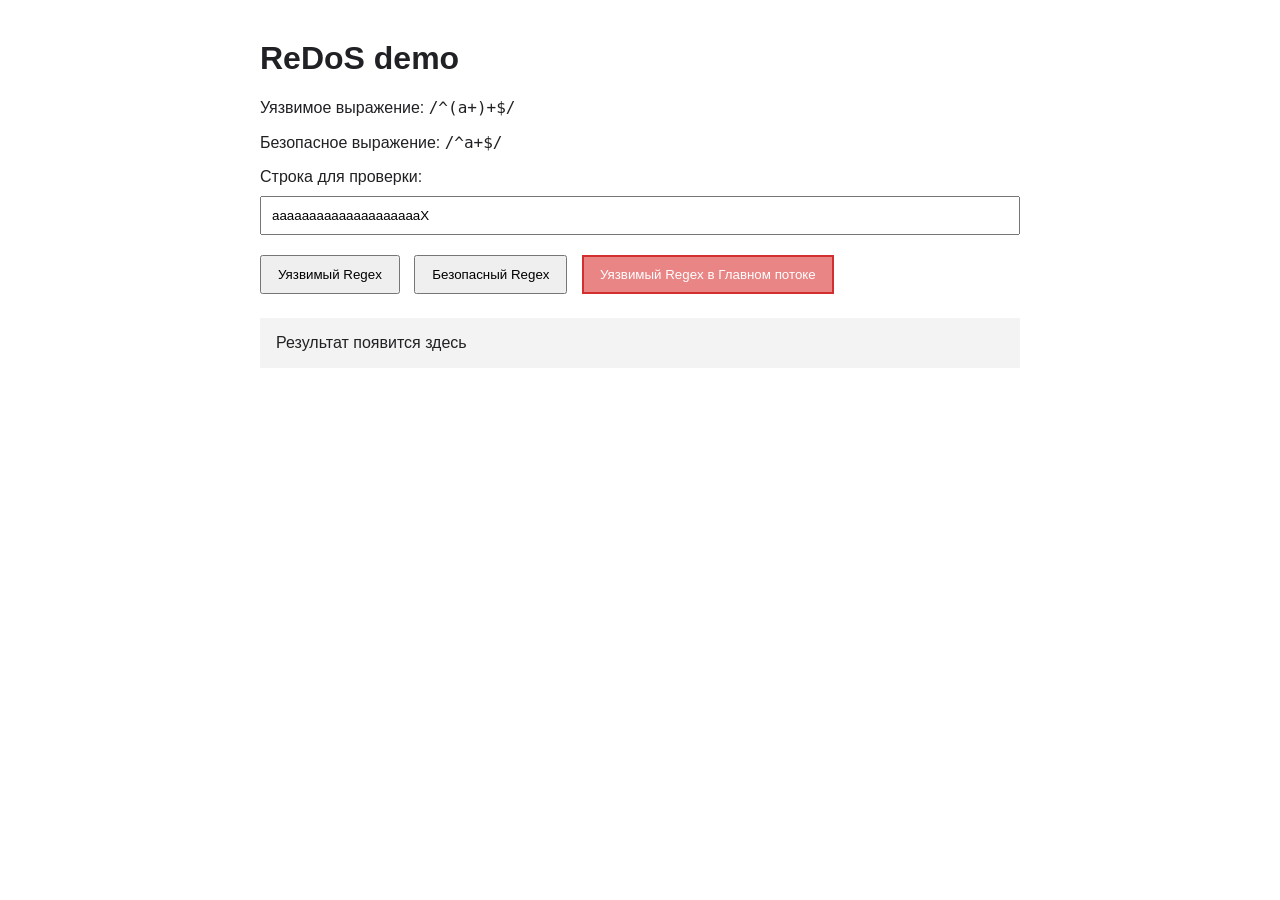
<file: labs/2026.09.22/regular.html>
<!DOCTYPE html>
<html lang="en">

<head>
  <meta charset="UTF-8">
  <meta name="viewport" content="width=device-width, initial-scale=1.0">
  <title>Уязвимости регулярных выражений</title>
  <link rel="stylesheet" href="../../styles.css">
  <link rel="stylesheet" href="regular.css">
  <link rel="icon" type="image/png" sizes="32x32" href="/public/favicon-32x32.png">
  <link rel="icon" type="image/png" sizes="16x16" href="/public/favicon-16x16.png">
</head>

<body>
  <h1>ReDoS demo</h1>
  <p>
    Уязвимое выражение:
    <code id="vulnerable-regex"></code>
  </p>
  <p>
    Безопасное выражение:
    <code id="safe-regex"></code>
  </p>
  <label for="input">Строка для проверки:</label>
  <input id="input" value="aaaaaaaaaaaaaaaaaaaaX" />
  <button id="vulnerable">
    Уязвимый Regex
  </button>
  <button id="safe">
    Безопасный Regex
  </button>
  <button id="block-main-thread" class="danger">
    Уязвимый Regex в Главном потоке
  </button>
  <div class="result">
    <div id="status">Результат появится здесь</div>
  </div>
  <script type="module" src="./regular.js"></script>
</body>

</html>
</file>
<file: styles.css>
* {
  box-sizing: border-box;
}

html {
  scroll-behavior: smooth;
}

:root {
  --background: #ffffff;
  --background-secondary: #f5f7fa;
  --text: #202124;
  --text-secondary: #5f6368;
  --primary: #4f46e5;
  --border: #e5e7eb;
  --card: #ffffff;
}

body.dark {
  --background: #111827;
  --background-secondary: #1f2937;
  --text: #f9fafb;
  --text-secondary: #9ca3af;
  --border: #374151;
  --card: #1f2937;
}

body {
  margin: 0;
  font-family: Inter, Arial, sans-serif;
  color: var(--text);
  background: var(--background);
  transition:
    background 0.3s,
    color 0.3s;
}

.container {
  max-width: 1100px;
  margin: 0 auto;
  padding: 0 24px;
}

/* Header */
.header {
  position: sticky;
  top: 0;
  z-index: 100;
  background: var(--background);
  border-bottom: 1px solid var(--border);
}

.header__content {
  height: 70px;
  display: flex;
  align-items: center;
}

.logo-link {
  margin-right: auto;
  display: inline-flex;
  align-items: center;
  text-decoration: none;
}

.logo-image {
  display: block;
  width: 112px;
  height: auto;
  border-radius: 6px;
}

.nav {
  display: flex;
  gap: 24px;
}

.nav a {
  color: var(--text);
  text-decoration: none;
}

.nav a:hover {
  color: var(--primary);
}

.theme-button {
  margin-left: 30px;
  border: 0;
  background: none;
  border-radius: 8px;
  cursor: pointer;
  font-size: 20px;
  transition:
    background 0.2s,
    box-shadow 0.2s,
    transform 0.2s;
}

.theme-button:hover,
.theme-button:focus-visible {
  background: var(--background-secondary);
  box-shadow: 0 8px 18px rgba(79, 70, 229, 0.12);
  transform: translateY(-2px);
}

.theme-button:focus-visible {
  outline: 3px solid rgba(79, 70, 229, 0.24);
  outline-offset: 3px;
}

/* person */
.person {
  min-height: 75vh;
  display: flex;
  align-items: center;
}

.person h1 {
  margin: 0;
  font-size: clamp(42px, 7vw, 72px);
}

.person h2 {
  margin: 10px 0;
  font-size: 32px;
  color: var(--primary);
}

.person__thesis {
  max-width: 760px;
  margin: 20px 0 0;
  font-size: 18px;
  line-height: 1.6;
  color: var(--text-secondary);
}

.person__buttons {
  display: flex;
  flex-wrap: wrap;
  gap: 12px;
  margin-top: 30px;
}

/* Buttons */
.button {
  display: inline-flex;
  align-items: center;
  padding: 12px 20px;
  border: 1px solid var(--border);
  border-radius: 8px;
  text-decoration: none;
  color: var(--text);
  transition:
    border-color 0.2s,
    box-shadow 0.2s,
    transform 0.2s;
}

.button:hover,
.button:focus-visible {
  border-color: var(--primary);
  box-shadow: 0 8px 18px rgba(79, 70, 229, 0.12);
  transform: translateY(-2px);
}

.button:focus-visible {
  outline: 3px solid rgba(79, 70, 229, 0.24);
  outline-offset: 3px;
}

.button--primary {
  color: white;
  background: var(--primary);
  border-color: var(--primary);
}

.button--event-loop {
  --event-loop-accent: #b9ed78;
  color: #101310;
  background: var(--event-loop-accent);
  border-color: var(--event-loop-accent);
}

.button--event-loop:hover,
.button--event-loop:focus-visible {
  border-color: var(--event-loop-accent);
  box-shadow: 0 8px 18px rgba(185, 237, 120, 0.28);
}

.button--event-loop:focus-visible {
  outline-color: #6b9b3f;
}

/* Sections */
.section {
  padding: 100px 0;
}

.section--gray {
  background: var(--background-secondary);
}

.section__title {
  margin-top: 0;
  margin-bottom: 40px;
  font-size: 36px;
}

/* About */
.about-text {
  max-width: 800px;
  font-size: 18px;
  line-height: 1.7;
  color: var(--text-secondary);
}

/* Skills */
.skills {
  display: grid;
  grid-template-columns: repeat(auto-fit, minmax(250px, 1fr));
  gap: 20px;
}

.skill-card {
  padding: 24px;
  background: var(--card);
  border: 1px solid var(--border);
  border-radius: 12px;
}

.tags {
  display: flex;
  flex-wrap: wrap;
  gap: 8px;
}

.tags span {
  padding: 6px 10px;
  border-radius: 6px;
  background: var(--background-secondary);
}

/* Experience */
.timeline {
  display: flex;
  flex-direction: column;
  gap: 30px;
}

.experience {
  padding-left: 24px;
  border-left: 3px solid var(--primary);
}

.experience__date {
  color: var(--text-secondary);
  font-size: 14px;
}

.experience h3 {
  margin-bottom: 5px;
  font-size: 24px;
}

.experience__company {
  color: var(--primary);
  font-weight: 600;
  text-decoration: none;
}

.experience li {
  margin-bottom: 8px;
  line-height: 1.5;
}

/* Education */
.education {
  display: grid;
  grid-template-columns: repeat(auto-fit, minmax(300px, 1fr));
  gap: 20px;
}

.education-card {
  padding: 24px;
  background: var(--card);
  border: 1px solid var(--border);
  border-radius: 12px;
}

/* Labs */
.labs {
  display: grid;
  grid-template-columns: repeat(auto-fit, minmax(280px, 1fr));
  gap: 20px;
}

.lab-card {
  display: block;
  padding: 24px;
  background: var(--card);
  border: 1px solid var(--border);
  border-radius: 12px;
  color: var(--text);
  text-decoration: none;
  transition:
    border-color 0.2s,
    box-shadow 0.2s,
    transform 0.2s;
}

.lab-card:hover,
.lab-card:focus-visible {
  border-color: var(--primary);
  box-shadow: 0 10px 24px rgba(79, 70, 229, 0.12);
  transform: translateY(-2px);
}

.lab-card:focus-visible {
  outline: 3px solid rgba(79, 70, 229, 0.24);
  outline-offset: 3px;
}

.lab-card__date {
  color: var(--text-secondary);
  font-size: 14px;
}

.lab-card h3 {
  margin: 12px 0 10px;
  font-size: 24px;
}

.lab-card p {
  line-height: 1.6;
  color: var(--text-secondary);
}

.lab-card__link {
  display: inline-block;
  color: var(--primary);
  font-weight: 600;
  text-decoration: none;
}

.lab-card:hover .lab-card__link,
.lab-card:focus-visible .lab-card__link {
  text-decoration: underline;
}

/* Contacts */
.contact-links {
  display: flex;
  gap: 20px;
  margin-top: 20px;
}

.contact-links a {
  color: var(--primary);
  text-decoration: none;
  font-weight: 600;
}

/* Footer */
.footer {
  padding: 30px 0;
  text-align: center;
  color: var(--text-secondary);
  border-top: 1px solid var(--border);
}

/* Mobile */
@media (max-width: 700px) {
  .nav {
    display: none;
  }
  .person {
    min-height: 70vh;
  }
  .person h2 {
    font-size: 26px;
  }
  .section {
    padding: 70px 0;
  }
}
</file>
<file: labs/2026.09.15/kramer/styles.css>
body {
  font-family: Arial, sans-serif;
}

.input-container {
  margin-bottom: 10px;
}

.input {
  width: 30px;
}
</file>
<file: labs/2026.09.22/regular.css>
body {
  font-family: Arial, sans-serif;
  max-width: 800px;
  margin: 40px auto;
  padding: 0 20px;
}

input {
  width: 100%;
  padding: 10px;
  margin: 10px 0 20px;
  box-sizing: border-box;
}

button {
  padding: 10px 16px;
  margin-right: 10px;
  cursor: pointer;
}

.result {
  margin-top: 24px;
  padding: 16px;
  background: #f3f3f3;
}

code {
  font-size: 16px;
}

.danger {
  background: #e98585;
  border: 2px solid #d32f2f;
  color: white;
}

.danger:hover {
  background: #b71c1c;
  color: white;
}

.spinner {
  display: inline-block;
  margin-top: 12px;
  font-size: 32px;
  animation: rotate 1s linear infinite;
}

@keyframes rotate {
  from {
    transform: rotate(0deg);
  }

  to {
    transform: rotate(360deg);
  }
}
</file>
